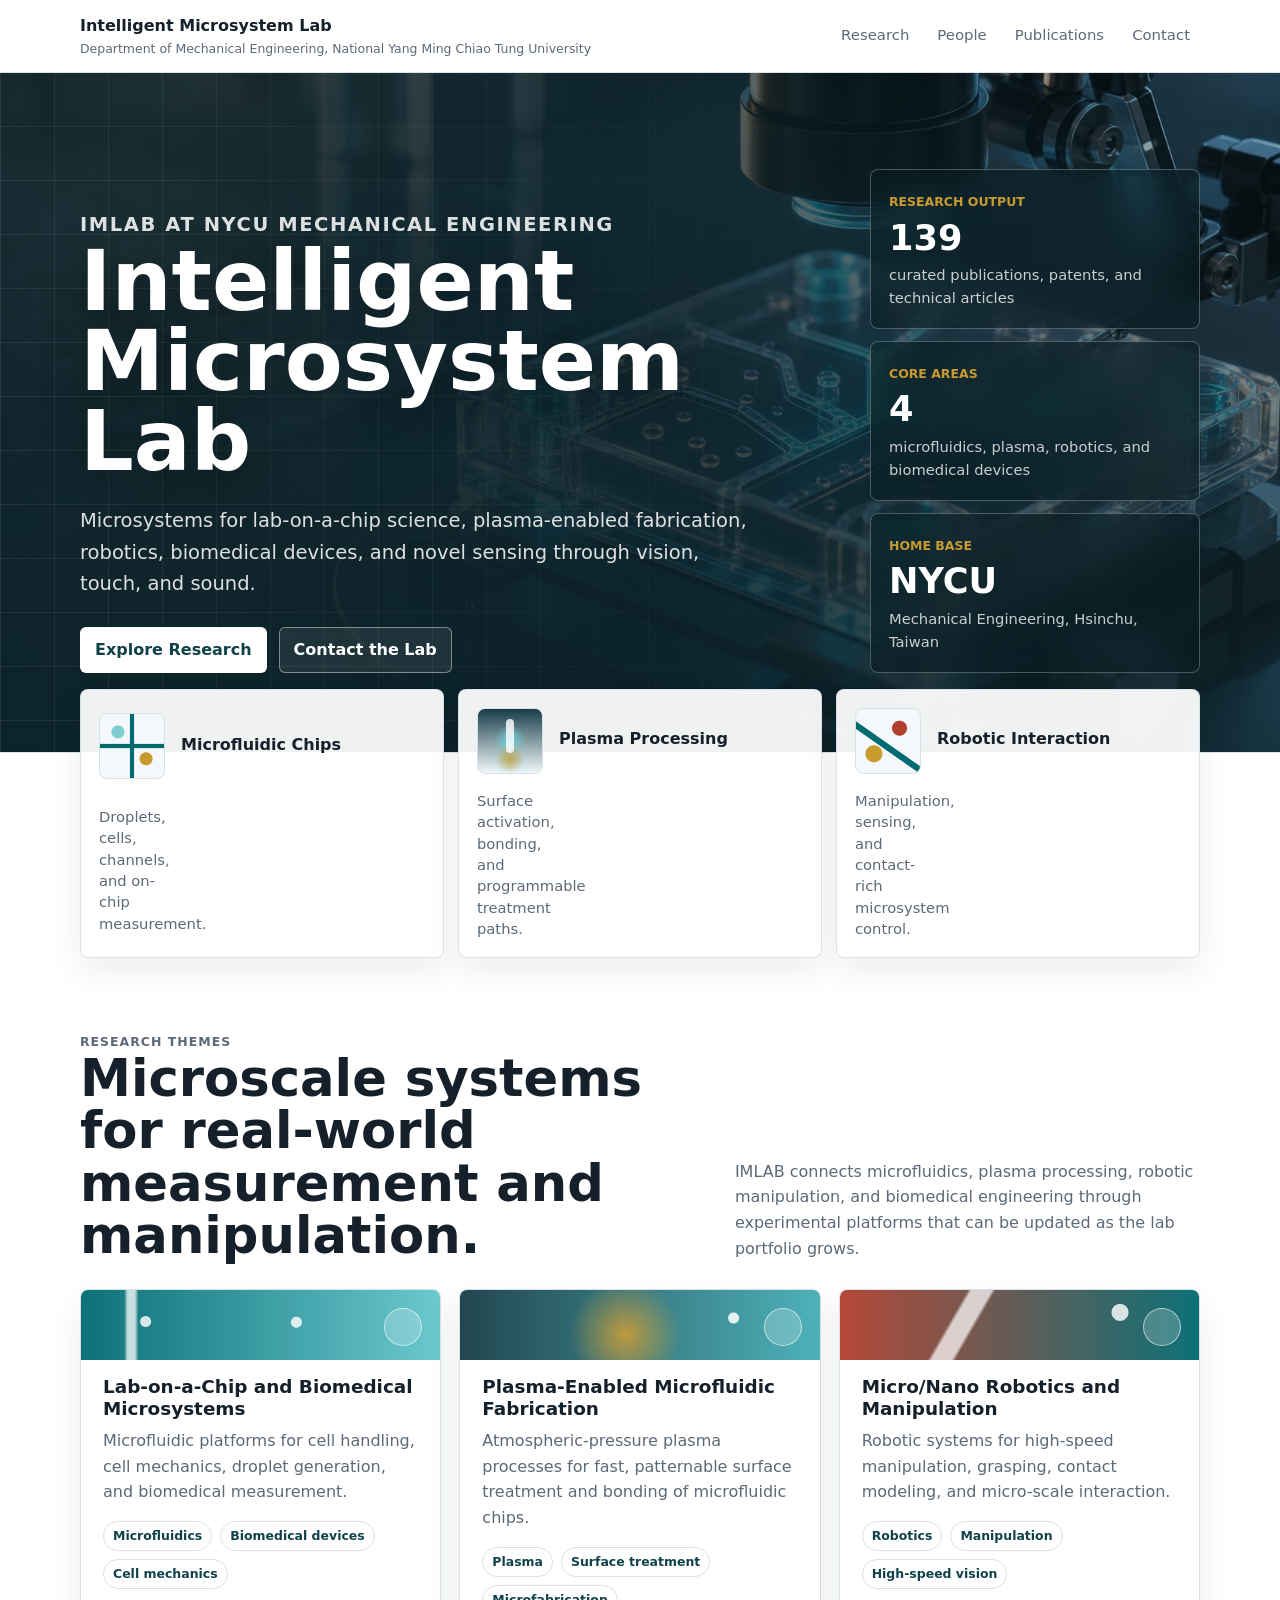
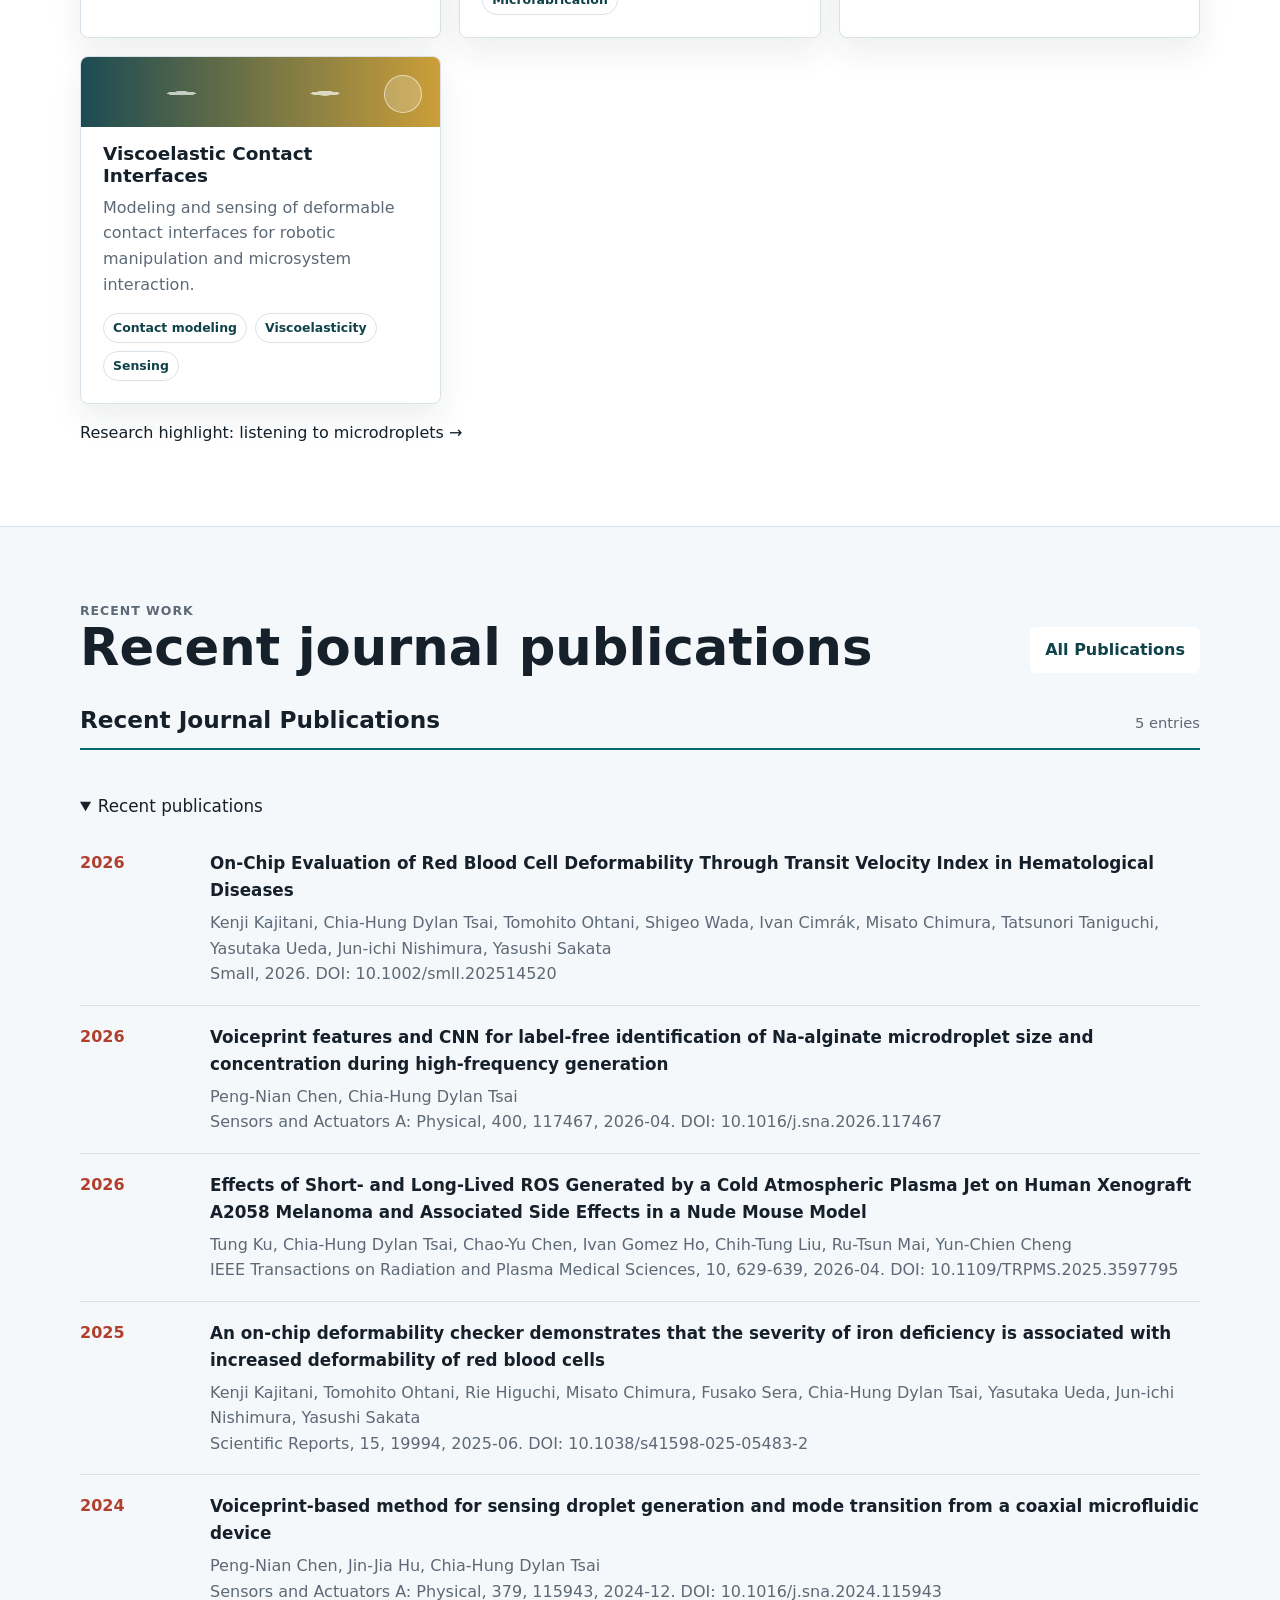
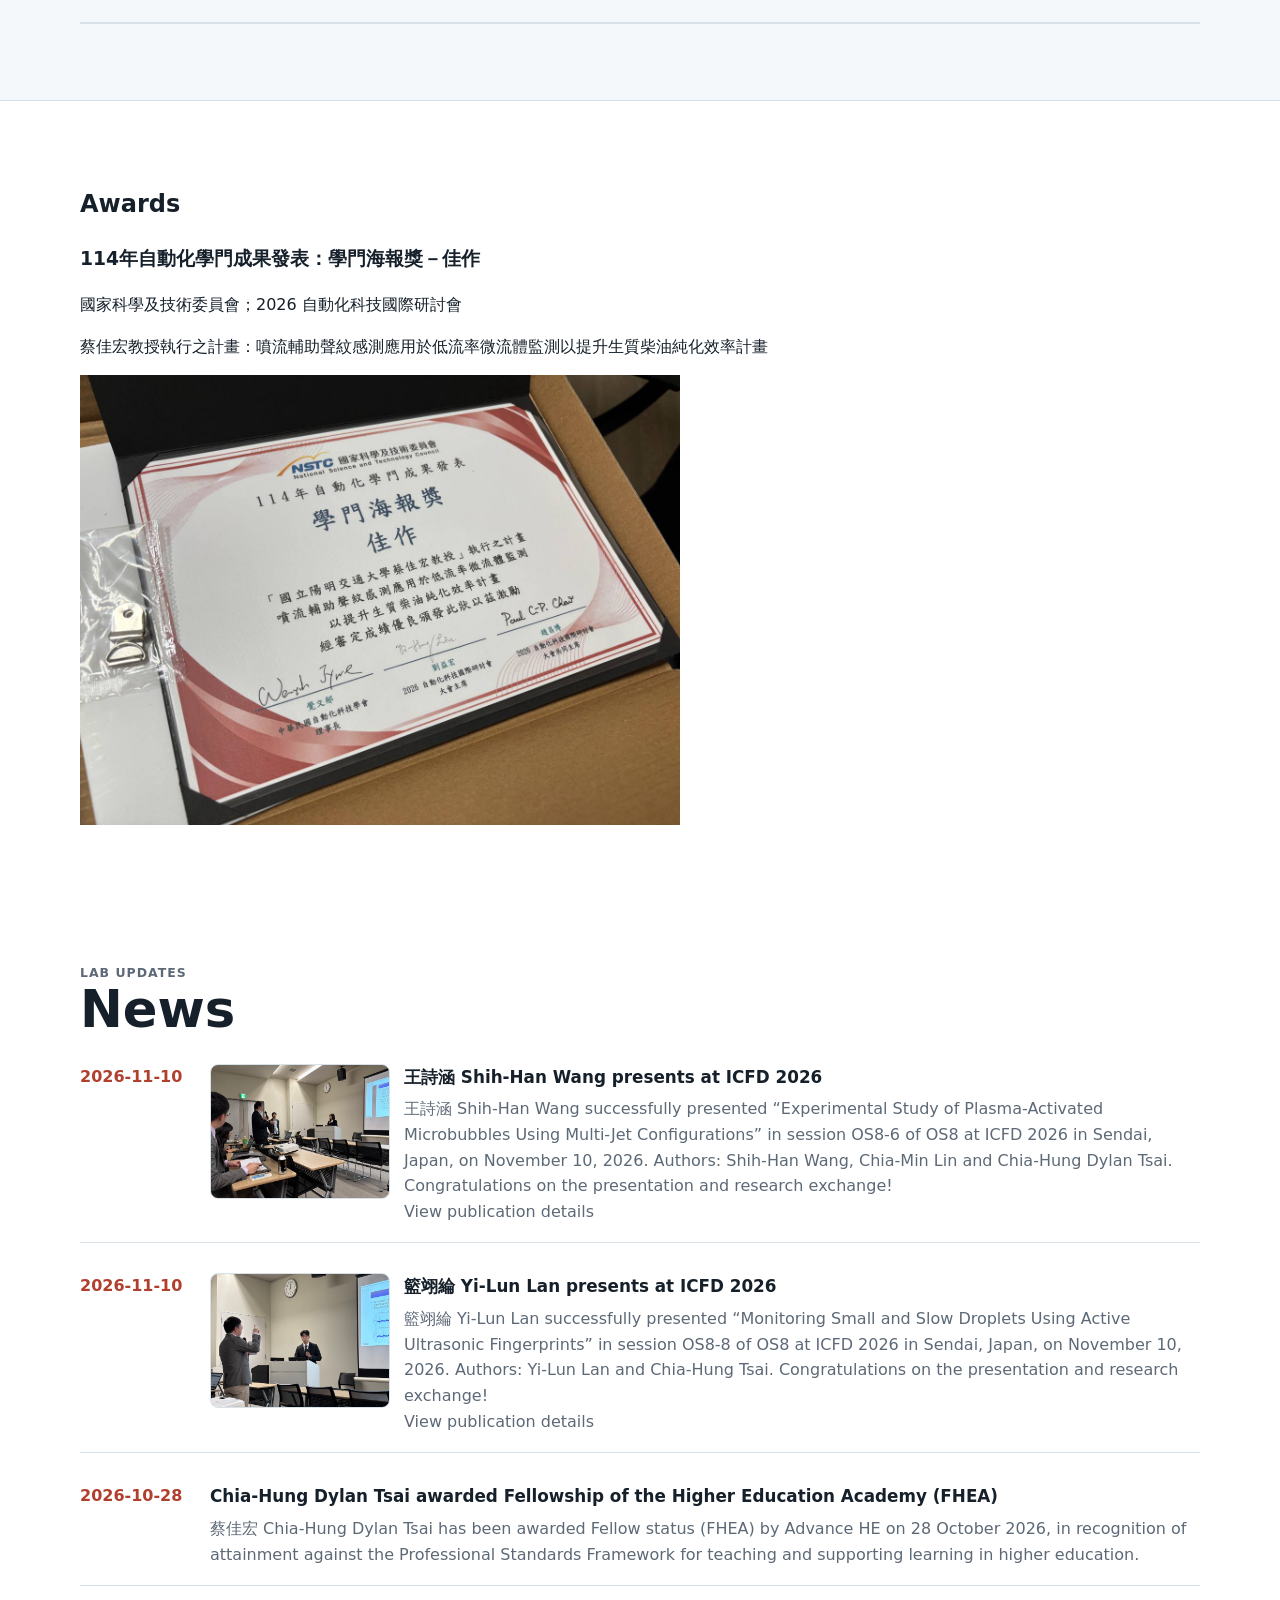
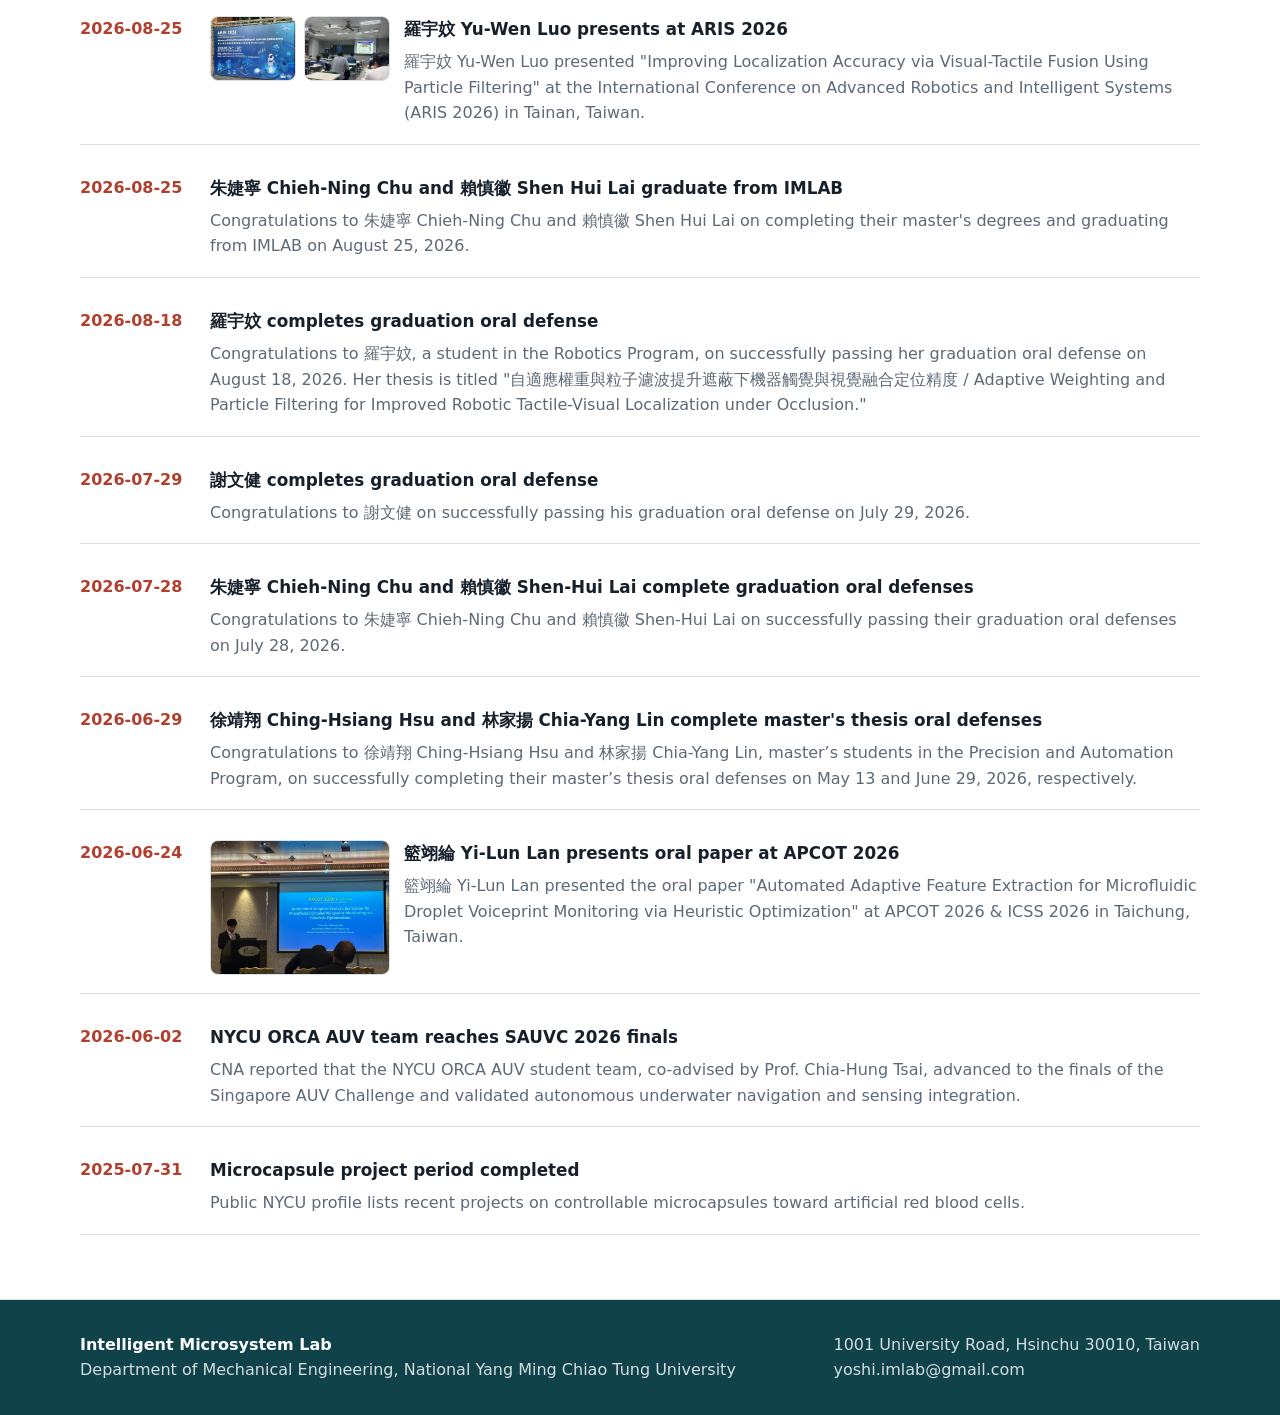
<file: index.html>
<!DOCTYPE html><html lang="en"> <head><meta charset="UTF-8"><meta name="description" content="Explore IMLAB at NYCU: microfluidics, plasma-enabled fabrication, biomedical microsystems, and sensing for robotic interaction."><link rel="canonical" href="https://imlab-nycu.github.io/"><meta property="og:type" content="website"><meta property="og:site_name" content="Intelligent Microsystem Lab"><meta property="og:title" content="Intelligent Microsystem Lab | NYCU"><meta property="og:description" content="Explore IMLAB at NYCU: microfluidics, plasma-enabled fabrication, biomedical microsystems, and sensing for robotic interaction."><meta property="og:url" content="https://imlab-nycu.github.io/"><meta property="og:image" content="https://imlab-nycu.github.io/images/imlab-share.png"><meta property="og:image:width" content="1200"><meta property="og:image:height" content="630"><meta property="og:image:alt" content="IMLAB at NYCU — Microfluidics, Plasma, Robotics"><meta name="twitter:card" content="summary_large_image"><meta name="twitter:image" content="https://imlab-nycu.github.io/images/imlab-share.png"><script type="application/ld+json">{"@context":"https://schema.org","@graph":[{"@type":"Organization","@id":"https://imlab-nycu.github.io/#lab","name":"Intelligent Microsystem Lab","alternateName":"IMLAB","url":"https://imlab-nycu.github.io/","parentOrganization":{"@type":"CollegeOrUniversity","name":"National Yang Ming Chiao Tung University","url":"https://www.nycu.edu.tw/"}},{"@type":"Person","@id":"https://dylantsai.web.nycu.edu.tw/#person","name":"Chia-Hung Dylan Tsai","alternateName":"蔡佳宏","url":"https://dylantsai.web.nycu.edu.tw/","jobTitle":"Associate Professor","affiliation":{"@type":"CollegeOrUniversity","name":"National Yang Ming Chiao Tung University"},"sameAs":["https://orcid.org/0000-0002-8840-3984","https://scholar.google.com/citations?hl=en&user=gZ44feUAAAAJ"],"memberOf":{"@id":"https://imlab-nycu.github.io/#lab"}}]}</script><meta name="viewport" content="width=device-width, initial-scale=1.0"><title>Intelligent Microsystem Lab | NYCU</title><link rel="stylesheet" href="/assets/BaseLayout.DMJ_rRu-.css"></head> <body> <div class="site-shell"> <header class="topbar"> <nav class="nav" aria-label="Main navigation"> <a class="brand" href="/"> <strong>Intelligent Microsystem Lab</strong> <span>Department of Mechanical Engineering, National Yang Ming Chiao Tung University</span> </a> <div class="nav-links"> <a href="/research/"> Research </a><a href="/people/"> People </a><a href="/publications/"> Publications </a><a href="/contact/"> Contact </a> </div> </nav> </header> <main>  <section class="hero" style="--hero-image: url('/images/microsystem-hero.webp')"> <div class="hero-inner"> <div> <p class="hero-kicker">IMLAB at NYCU Mechanical Engineering</p> <h1>Intelligent Microsystem Lab</h1> <p>Microsystems for lab-on-a-chip science, plasma-enabled fabrication, robotics, biomedical devices, and novel sensing through vision, touch, and sound.</p> <div class="hero-actions"> <a class="button primary" href="/research/">Explore Research</a> <a class="button secondary" href="/contact/">Contact the Lab</a> </div> </div> <aside class="hero-panel" aria-label="Lab snapshot"> <div> <span>Research Output</span> <strong>139</strong> <p>curated publications, patents, and technical articles</p> </div> <div> <span>Core Areas</span> <strong>4</strong> <p>microfluidics, plasma, robotics, and biomedical devices</p> </div> <div> <span>Home Base</span> <strong>NYCU</strong> <p>Mechanical Engineering, Hsinchu, Taiwan</p> </div> </aside> </div> </section> <section class="visual-strip" aria-label="Lab platform overview"> <div class="visual-strip-inner"> <article> <span class="visual-icon channels" aria-hidden="true"></span> <h2>Microfluidic Chips</h2> <p>Droplets, cells, channels, and on-chip measurement.</p> </article> <article> <span class="visual-icon plasma" aria-hidden="true"></span> <h2>Plasma Processing</h2> <p>Surface activation, bonding, and programmable treatment paths.</p> </article> <article> <span class="visual-icon robotics" aria-hidden="true"></span> <h2>Robotic Interaction</h2> <p>Manipulation, sensing, and contact-rich microsystem control.</p> </article> </div> </section> <section class="section"> <div class="section-header"> <div> <p class="section-kicker">Research Themes</p> <h2>Microscale systems for real-world measurement and manipulation.</h2> </div> <p>
IMLAB connects microfluidics, plasma processing, robotic manipulation, and
        biomedical engineering through experimental platforms that can be updated as
        the lab portfolio grows.
</p> </div> <div class="grid"> <article class="card project-card project-card-1"> <div class="project-mark" aria-hidden="true"></div> <h3>Lab-on-a-Chip and Biomedical Microsystems</h3> <p>Microfluidic platforms for cell handling, cell mechanics, droplet generation, and biomedical measurement.</p> <div class="tags"> <span class="tag">Microfluidics</span><span class="tag">Biomedical devices</span><span class="tag">Cell mechanics</span> </div> </article><article class="card project-card project-card-2"> <div class="project-mark" aria-hidden="true"></div> <h3>Plasma-Enabled Microfluidic Fabrication</h3> <p>Atmospheric-pressure plasma processes for fast, patternable surface treatment and bonding of microfluidic chips.</p> <div class="tags"> <span class="tag">Plasma</span><span class="tag">Surface treatment</span><span class="tag">Microfabrication</span> </div> </article><article class="card project-card project-card-3"> <div class="project-mark" aria-hidden="true"></div> <h3>Micro/Nano Robotics and Manipulation</h3> <p>Robotic systems for high-speed manipulation, grasping, contact modeling, and micro-scale interaction.</p> <div class="tags"> <span class="tag">Robotics</span><span class="tag">Manipulation</span><span class="tag">High-speed vision</span> </div> </article><article class="card project-card project-card-4"> <div class="project-mark" aria-hidden="true"></div> <h3>Viscoelastic Contact Interfaces</h3> <p>Modeling and sensing of deformable contact interfaces for robotic manipulation and microsystem interaction.</p> <div class="tags"> <span class="tag">Contact modeling</span><span class="tag">Viscoelasticity</span><span class="tag">Sensing</span> </div> </article> </div> <p><a href="/research/#microdroplet-acoustic-sensing">Research highlight: listening to microdroplets →</a></p> </section> <section class="band"> <div class="section"> <div class="section-header"> <div> <p class="section-kicker">Recent Work</p> <h2>Recent journal publications</h2> </div> <a class="button primary" href="/publications/">All Publications</a> </div> <div class="publication-groups">  <section class="publication-section active" id="panel-recent-journal-publications"> <div class="publication-section-header"> <h2>Recent Journal Publications</h2> <span>5 entries</span> </div> <div class="pub-list"> <details open> <summary>Recent publications</summary> <article class="pub-item"> <div class="year">2026</div> <div> <h3> <a href="https://doi.org/10.1002/smll.202514520">On-Chip Evaluation of Red Blood Cell Deformability Through Transit Velocity Index in Hematological Diseases</a> </h3> <p>Kenji Kajitani, Chia-Hung Dylan Tsai, Tomohito Ohtani, Shigeo Wada, Ivan Cimrák, Misato Chimura, Tatsunori Taniguchi, Yasutaka Ueda, Jun-ichi Nishimura, Yasushi Sakata</p> <p>Small, 2026. DOI: 10.1002/smll.202514520</p>  </div> </article><article class="pub-item"> <div class="year">2026</div> <div> <h3> <a href="https://doi.org/10.1016/j.sna.2026.117467">Voiceprint features and CNN for label-free identification of Na-alginate microdroplet size and concentration during high-frequency generation</a> </h3> <p>Peng-Nian Chen, Chia-Hung Dylan Tsai</p> <p>Sensors and Actuators A: Physical, 400, 117467, 2026-04. DOI: 10.1016/j.sna.2026.117467</p>  </div> </article><article class="pub-item"> <div class="year">2026</div> <div> <h3> <a href="https://doi.org/10.1109/TRPMS.2025.3597795">Effects of Short- and Long-Lived ROS Generated by a Cold Atmospheric Plasma Jet on Human Xenograft A2058 Melanoma and Associated Side Effects in a Nude Mouse Model</a> </h3> <p>Tung Ku, Chia-Hung Dylan Tsai, Chao-Yu Chen, Ivan Gomez Ho, Chih-Tung Liu, Ru-Tsun Mai, Yun-Chien Cheng</p> <p>IEEE Transactions on Radiation and Plasma Medical Sciences, 10, 629-639, 2026-04. DOI: 10.1109/TRPMS.2025.3597795</p>  </div> </article><article class="pub-item"> <div class="year">2025</div> <div> <h3> <a href="https://doi.org/10.1038/s41598-025-05483-2">An on-chip deformability checker demonstrates that the severity of iron deficiency is associated with increased deformability of red blood cells</a> </h3> <p>Kenji Kajitani, Tomohito Ohtani, Rie Higuchi, Misato Chimura, Fusako Sera, Chia-Hung Dylan Tsai, Yasutaka Ueda, Jun-ichi Nishimura, Yasushi Sakata</p> <p>Scientific Reports, 15, 19994, 2025-06. DOI: 10.1038/s41598-025-05483-2</p>  </div> </article><article class="pub-item"> <div class="year">2024</div> <div> <h3> <a href="https://doi.org/10.1016/j.sna.2024.115943">Voiceprint-based method for sensing droplet generation and mode transition from a coaxial microfluidic device</a> </h3> <p>Peng-Nian Chen, Jin-Jia Hu, Chia-Hung Dylan Tsai</p> <p>Sensors and Actuators A: Physical, 379, 115943, 2024-12. DOI: 10.1016/j.sna.2024.115943</p>  </div> </article> </details> </div> </section> </div>  </div> </section> <section class="section" id="awards" aria-labelledby="awards-heading"> <h2 id="awards-heading">Awards</h2> <article> <h3>114年自動化學門成果發表：學門海報獎－佳作</h3> <p>國家科學及技術委員會；2026 自動化科技國際研討會</p> <p>蔡佳宏教授執行之計畫：噴流輔助聲紋感測應用於低流率微流體監測以提升生質柴油純化效率計畫</p> <a href="/images/awards/nstc-automation-poster-2026.jpg"><img src="/images/awards/nstc-automation-poster-2026.jpg" alt="114年自動化學門成果發表：學門海報獎－佳作獎狀" width="600" height="450" loading="lazy" style="max-width:100%;height:auto"></a> </article> </section> <section class="section"> <div class="section-header"> <div> <p class="section-kicker">Lab Updates</p> <h2>News</h2> </div> </div> <div class="news-list"> <article class="news-item"> <div class="date">2026-11-10</div> <div class="news-content has-image"> <div class="news-gallery "> <img class="news-image" src="/images/news/icfd-2026-shih-han-wang.jpg" alt="王詩涵 Shih-Han Wang during the presentation discussion at ICFD 2026"> </div> <div> <h3> <a href="https://www.ifs.tohoku.ac.jp/icfd/2026/" target="_blank" rel="noreferrer">王詩涵 Shih-Han Wang presents at ICFD 2026</a> </h3> <p>王詩涵 Shih-Han Wang successfully presented “Experimental Study of Plasma-Activated Microbubbles Using Multi-Jet Configurations” in session OS8-6 of OS8 at ICFD 2026 in Sendai, Japan, on November 10, 2026. Authors: Shih-Han Wang, Chia-Min Lin and Chia-Hung Dylan Tsai. Congratulations on the presentation and research exchange!</p> <p><a href="/publications/">View publication details</a></p> </div> </div> </article><article class="news-item"> <div class="date">2026-11-10</div> <div class="news-content has-image"> <div class="news-gallery "> <img class="news-image" src="/images/news/icfd-2026-yi-lun-lan.jpg" alt="籃翊綸 Yi-Lun Lan during the presentation discussion at ICFD 2026"> </div> <div> <h3> <a href="https://www.ifs.tohoku.ac.jp/icfd/2026/" target="_blank" rel="noreferrer">籃翊綸 Yi-Lun Lan presents at ICFD 2026</a> </h3> <p>籃翊綸 Yi-Lun Lan successfully presented “Monitoring Small and Slow Droplets Using Active Ultrasonic Fingerprints” in session OS8-8 of OS8 at ICFD 2026 in Sendai, Japan, on November 10, 2026. Authors: Yi-Lun Lan and Chia-Hung Tsai. Congratulations on the presentation and research exchange!</p> <p><a href="/publications/">View publication details</a></p> </div> </div> </article><article class="news-item"> <div class="date">2026-10-28</div> <div class="news-content ">  <div> <h3> Chia-Hung Dylan Tsai awarded Fellowship of the Higher Education Academy (FHEA) </h3> <p>蔡佳宏 Chia-Hung Dylan Tsai has been awarded Fellow status (FHEA) by Advance HE on 28 October 2026, in recognition of attainment against the Professional Standards Framework for teaching and supporting learning in higher education.</p>  </div> </div> </article><article class="news-item"> <div class="date">2026-08-25</div> <div class="news-content has-image"> <div class="news-gallery multiple"> <img class="news-image" src="/images/news/aris-2026-yu-wen-luo-conference-sign.jpg" alt="ARIS 2026 conference sign at National Cheng Kung University"><img class="news-image" src="/images/news/aris-2026-yu-wen-luo-presentation.jpg" alt="羅宇妏 Yu-Wen Luo presenting at ARIS 2026"> </div> <div> <h3> <a href="https://aris2026.ncku.edu.tw/" target="_blank" rel="noreferrer">羅宇妏 Yu-Wen Luo presents at ARIS 2026</a> </h3> <p>羅宇妏 Yu-Wen Luo presented &quot;Improving Localization Accuracy via Visual-Tactile Fusion Using Particle Filtering&quot; at the International Conference on Advanced Robotics and Intelligent Systems (ARIS 2026) in Tainan, Taiwan.</p>  </div> </div> </article><article class="news-item"> <div class="date">2026-08-25</div> <div class="news-content ">  <div> <h3> 朱婕寧 Chieh-Ning Chu and 賴慎徽 Shen Hui Lai graduate from IMLAB </h3> <p>Congratulations to 朱婕寧 Chieh-Ning Chu and 賴慎徽 Shen Hui Lai on completing their master&#39;s degrees and graduating from IMLAB on August 25, 2026.</p>  </div> </div> </article><article class="news-item"> <div class="date">2026-08-18</div> <div class="news-content ">  <div> <h3> 羅宇妏 completes graduation oral defense </h3> <p>Congratulations to 羅宇妏, a student in the Robotics Program, on successfully passing her graduation oral defense on August 18, 2026. Her thesis is titled &quot;自適應權重與粒子濾波提升遮蔽下機器觸覺與視覺融合定位精度 / Adaptive Weighting and Particle Filtering for Improved Robotic Tactile-Visual Localization under Occlusion.&quot;</p>  </div> </div> </article><article class="news-item"> <div class="date">2026-07-29</div> <div class="news-content ">  <div> <h3> 謝文健 completes graduation oral defense </h3> <p>Congratulations to 謝文健 on successfully passing his graduation oral defense on July 29, 2026.</p>  </div> </div> </article><article class="news-item"> <div class="date">2026-07-28</div> <div class="news-content ">  <div> <h3> 朱婕寧 Chieh-Ning Chu and 賴慎徽 Shen-Hui Lai complete graduation oral defenses </h3> <p>Congratulations to 朱婕寧 Chieh-Ning Chu and 賴慎徽 Shen-Hui Lai on successfully passing their graduation oral defenses on July 28, 2026.</p>  </div> </div> </article><article class="news-item"> <div class="date">2026-06-29</div> <div class="news-content ">  <div> <h3> 徐靖翔 Ching-Hsiang Hsu and 林家揚 Chia-Yang Lin complete master&#39;s thesis oral defenses </h3> <p>Congratulations to 徐靖翔 Ching-Hsiang Hsu and 林家揚 Chia-Yang Lin, master’s students in the Precision and Automation Program, on successfully completing their master’s thesis oral defenses on May 13 and June 29, 2026, respectively.</p>  </div> </div> </article><article class="news-item"> <div class="date">2026-06-24</div> <div class="news-content has-image"> <div class="news-gallery "> <img class="news-image" src="/images/news/apcot-2026-yi-lun-lan-oral-presentation.jpg" alt="籃翊綸 Yi-Lun Lan presenting an oral paper at APCOT 2026 &amp; ICSS 2026"> </div> <div> <h3> 籃翊綸 Yi-Lun Lan presents oral paper at APCOT 2026 </h3> <p>籃翊綸 Yi-Lun Lan presented the oral paper &quot;Automated Adaptive Feature Extraction for Microfluidic Droplet Voiceprint Monitoring via Heuristic Optimization&quot; at APCOT 2026 &amp; ICSS 2026 in Taichung, Taiwan.</p>  </div> </div> </article><article class="news-item"> <div class="date">2026-06-02</div> <div class="news-content ">  <div> <h3> <a href="https://www.cna.com.tw/news/ahel/202606020072.aspx" target="_blank" rel="noreferrer">NYCU ORCA AUV team reaches SAUVC 2026 finals</a> </h3> <p>CNA reported that the NYCU ORCA AUV student team, co-advised by Prof. Chia-Hung Tsai, advanced to the finals of the Singapore AUV Challenge and validated autonomous underwater navigation and sensing integration.</p>  </div> </div> </article><article class="news-item"> <div class="date">2025-07-31</div> <div class="news-content ">  <div> <h3> Microcapsule project period completed </h3> <p>Public NYCU profile lists recent projects on controllable microcapsules toward artificial red blood cells.</p>  </div> </div> </article> </div> </section>  </main> <footer class="footer"> <div class="footer-inner"> <div> <strong>Intelligent Microsystem Lab</strong> <div>Department of Mechanical Engineering, National Yang Ming Chiao Tung University</div> </div> <div> 1001 University Road, Hsinchu 30010, Taiwan<br> <a href="mailto:yoshi.imlab@gmail.com">yoshi.imlab@gmail.com</a> </div> </div> </footer> </div> <script data-goatcounter="https://imlab-nycu.goatcounter.com/count" async src="https://gc.zgo.at/count.js"></script> </body> </html>
</file>
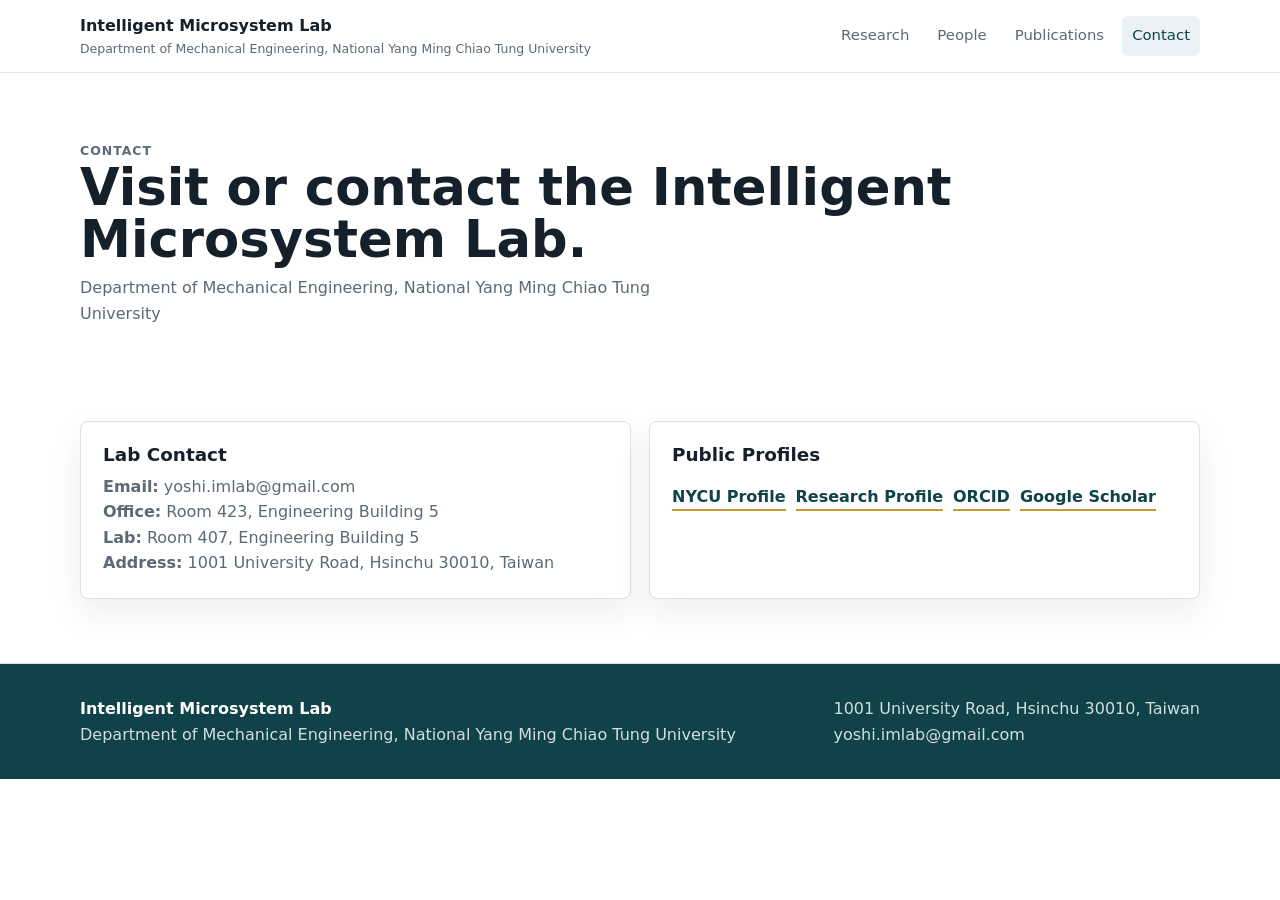
<file: contact/index.html>
<!DOCTYPE html><html lang="en"> <head><meta charset="UTF-8"><meta name="description" content="Contact the Intelligent Microsystem Lab in NYCU Mechanical Engineering for research inquiries and collaboration."><link rel="canonical" href="https://imlab-nycu.github.io/contact/"><meta property="og:type" content="website"><meta property="og:site_name" content="Intelligent Microsystem Lab"><meta property="og:title" content="Contact | IMLAB at NYCU"><meta property="og:description" content="Contact the Intelligent Microsystem Lab in NYCU Mechanical Engineering for research inquiries and collaboration."><meta property="og:url" content="https://imlab-nycu.github.io/contact/"><meta property="og:image" content="https://imlab-nycu.github.io/images/imlab-share.png"><meta property="og:image:width" content="1200"><meta property="og:image:height" content="630"><meta property="og:image:alt" content="IMLAB at NYCU — Microfluidics, Plasma, Robotics"><meta name="twitter:card" content="summary_large_image"><meta name="twitter:image" content="https://imlab-nycu.github.io/images/imlab-share.png"><script type="application/ld+json">{"@context":"https://schema.org","@graph":[{"@type":"Organization","@id":"https://imlab-nycu.github.io/#lab","name":"Intelligent Microsystem Lab","alternateName":"IMLAB","url":"https://imlab-nycu.github.io/","parentOrganization":{"@type":"CollegeOrUniversity","name":"National Yang Ming Chiao Tung University","url":"https://www.nycu.edu.tw/"}},{"@type":"Person","@id":"https://dylantsai.web.nycu.edu.tw/#person","name":"Chia-Hung Dylan Tsai","alternateName":"蔡佳宏","url":"https://dylantsai.web.nycu.edu.tw/","jobTitle":"Associate Professor","affiliation":{"@type":"CollegeOrUniversity","name":"National Yang Ming Chiao Tung University"},"sameAs":["https://orcid.org/0000-0002-8840-3984","https://scholar.google.com/citations?hl=en&user=gZ44feUAAAAJ"],"memberOf":{"@id":"https://imlab-nycu.github.io/#lab"}}]}</script><meta name="viewport" content="width=device-width, initial-scale=1.0"><title>Contact | IMLAB at NYCU</title><link rel="stylesheet" href="/assets/BaseLayout.DMJ_rRu-.css"></head> <body> <div class="site-shell"> <header class="topbar"> <nav class="nav" aria-label="Main navigation"> <a class="brand" href="/"> <strong>Intelligent Microsystem Lab</strong> <span>Department of Mechanical Engineering, National Yang Ming Chiao Tung University</span> </a> <div class="nav-links"> <a href="/research/"> Research </a><a href="/people/"> People </a><a href="/publications/"> Publications </a><a href="/contact/" aria-current="page"> Contact </a> </div> </nav> </header> <main>  <header class="page-title"> <p class="section-kicker">Contact</p> <h1>Visit or contact the Intelligent Microsystem Lab.</h1> <p>Department of Mechanical Engineering, National Yang Ming Chiao Tung University</p> </header> <section class="section"> <div class="grid two"> <article class="card"> <h3>Lab Contact</h3> <p><strong>Email:</strong> <a href="mailto:yoshi.imlab@gmail.com">yoshi.imlab@gmail.com</a></p> <p><strong>Office:</strong> Room 423, Engineering Building 5</p> <p><strong>Lab:</strong> Room 407, Engineering Building 5</p> <p><strong>Address:</strong> 1001 University Road, Hsinchu 30010, Taiwan</p> </article> <article class="card"> <h3>Public Profiles</h3> <div class="link-list"> <a href="https://me.nycu.edu.tw/en/people/teacher/Chia-Hung-Dylan-Tsai-41695593">NYCU Profile</a><a href="https://dylantsai.web.nycu.edu.tw/">Research Profile</a><a href="https://orcid.org/0000-0002-8840-3984">ORCID</a><a href="https://scholar.google.com/citations?hl=en&amp;user=gZ44feUAAAAJ">Google Scholar</a> </div> </article> </div> </section>  </main> <footer class="footer"> <div class="footer-inner"> <div> <strong>Intelligent Microsystem Lab</strong> <div>Department of Mechanical Engineering, National Yang Ming Chiao Tung University</div> </div> <div> 1001 University Road, Hsinchu 30010, Taiwan<br> <a href="mailto:yoshi.imlab@gmail.com">yoshi.imlab@gmail.com</a> </div> </div> </footer> </div> <script data-goatcounter="https://imlab-nycu.goatcounter.com/count" async src="https://gc.zgo.at/count.js"></script> </body> </html>
</file>
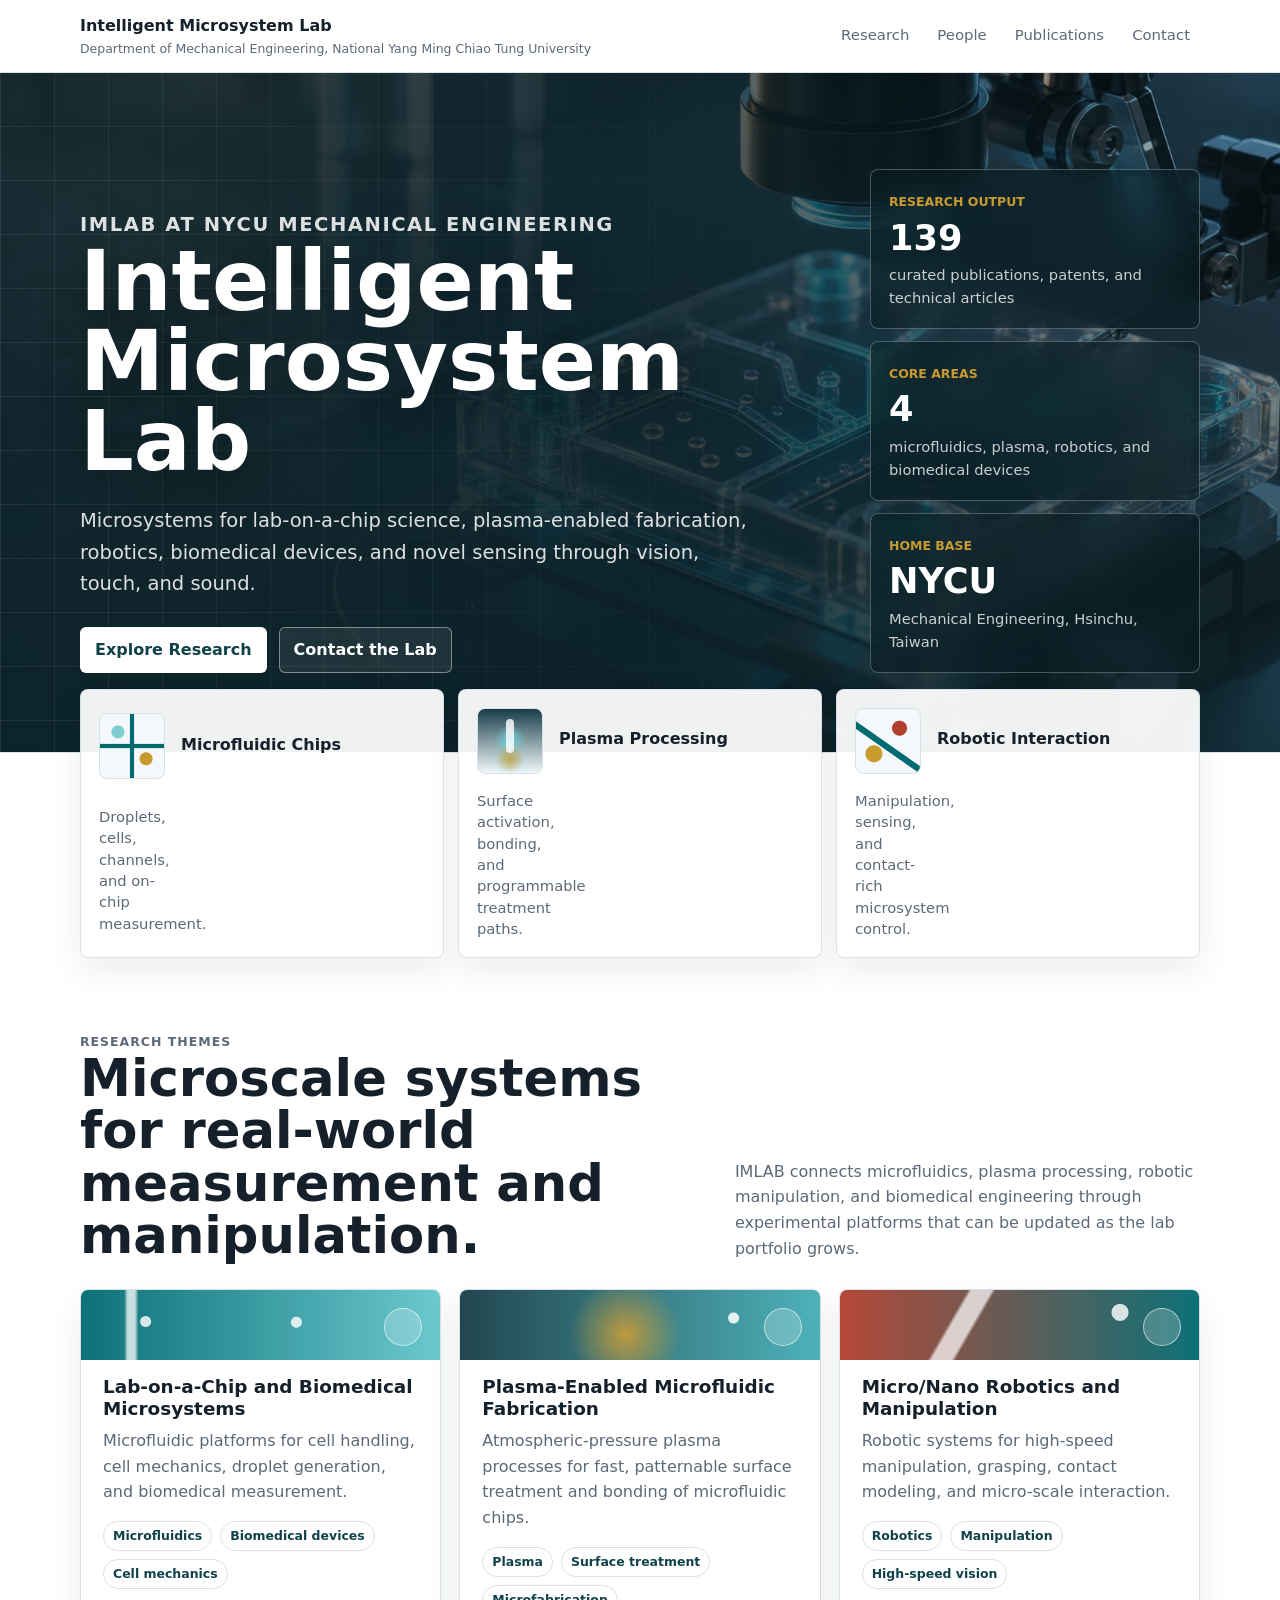
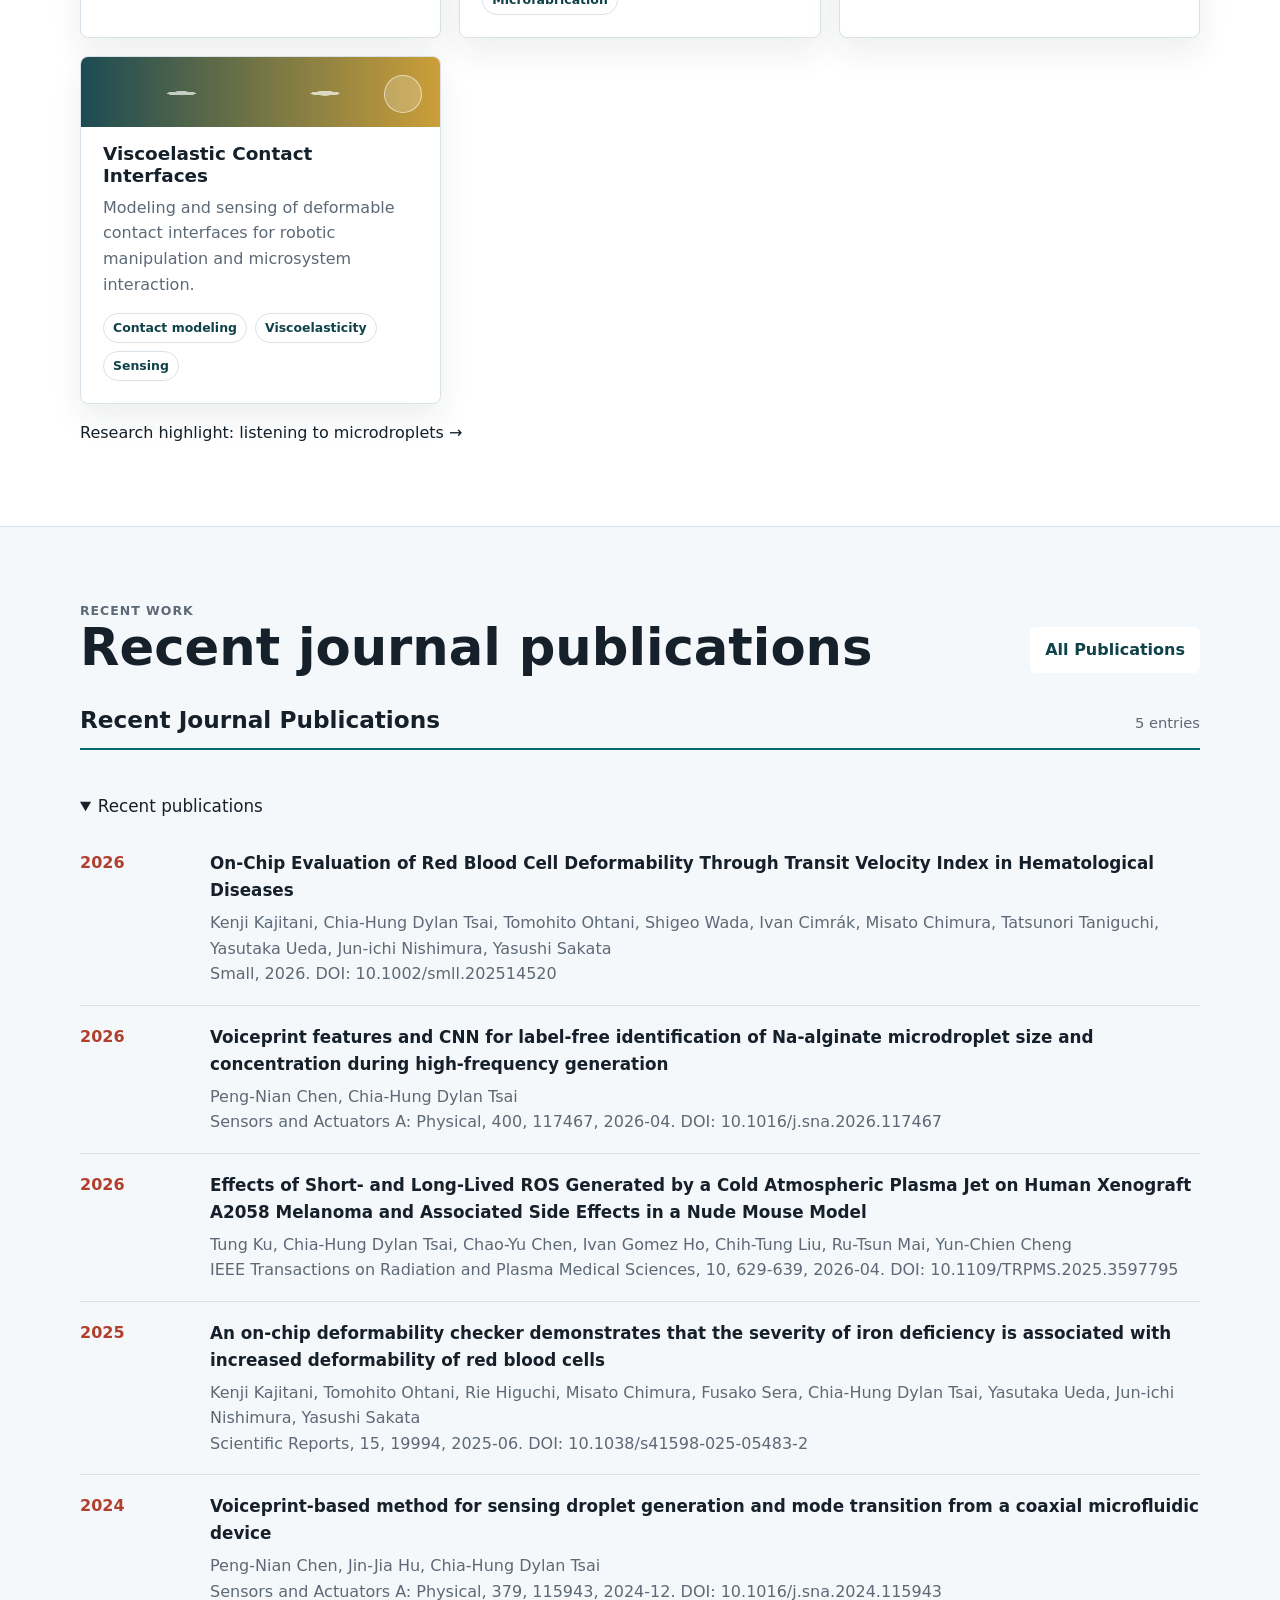
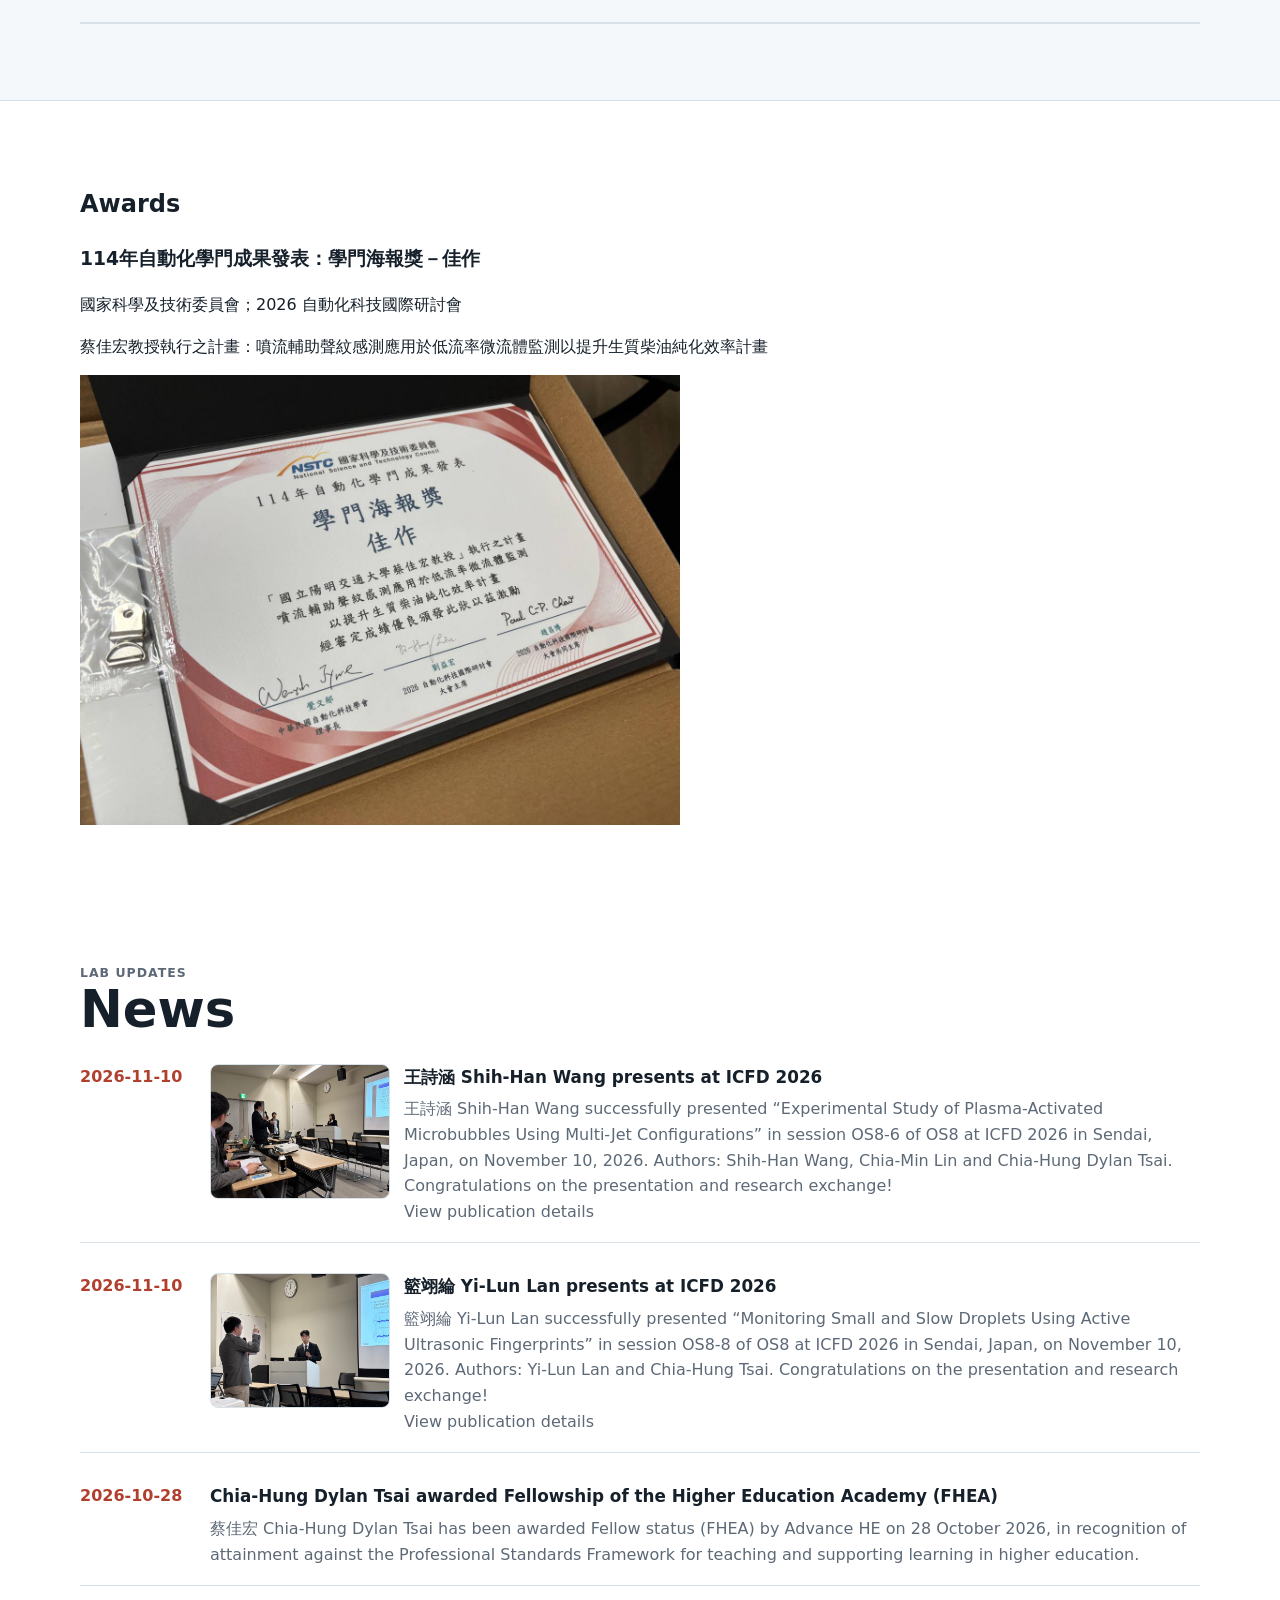
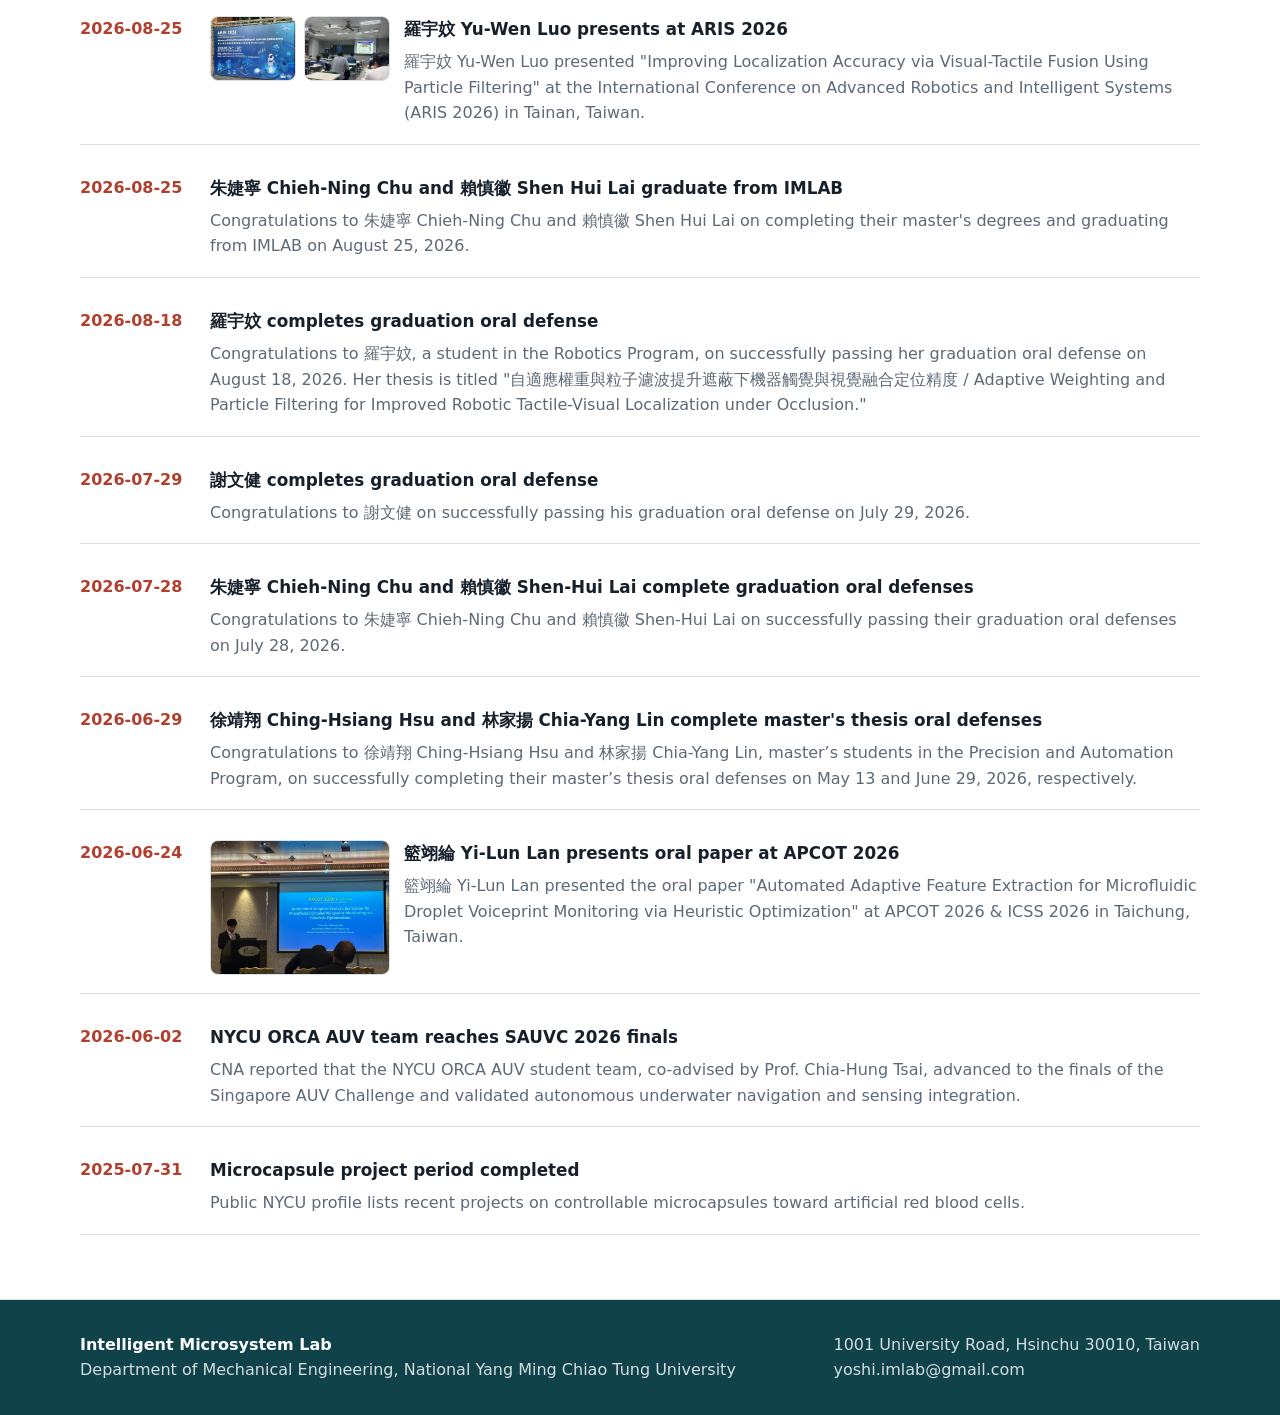
<file: imlab-website/index.html>
<!doctype html><html lang="en"><head><meta charset="utf-8"><title>IMLAB — page moved</title><meta name="robots" content="noindex"><link rel="canonical" href="https://imlab-nycu.github.io/"><noscript><meta http-equiv="refresh" content="0;url=https://imlab-nycu.github.io/"></noscript><script>location.replace("https://imlab-nycu.github.io/" + location.search + location.hash);</script></head><body><p>This page has moved. <a href="https://imlab-nycu.github.io/">Continue to IMLAB</a>.</p></body></html>
</file>
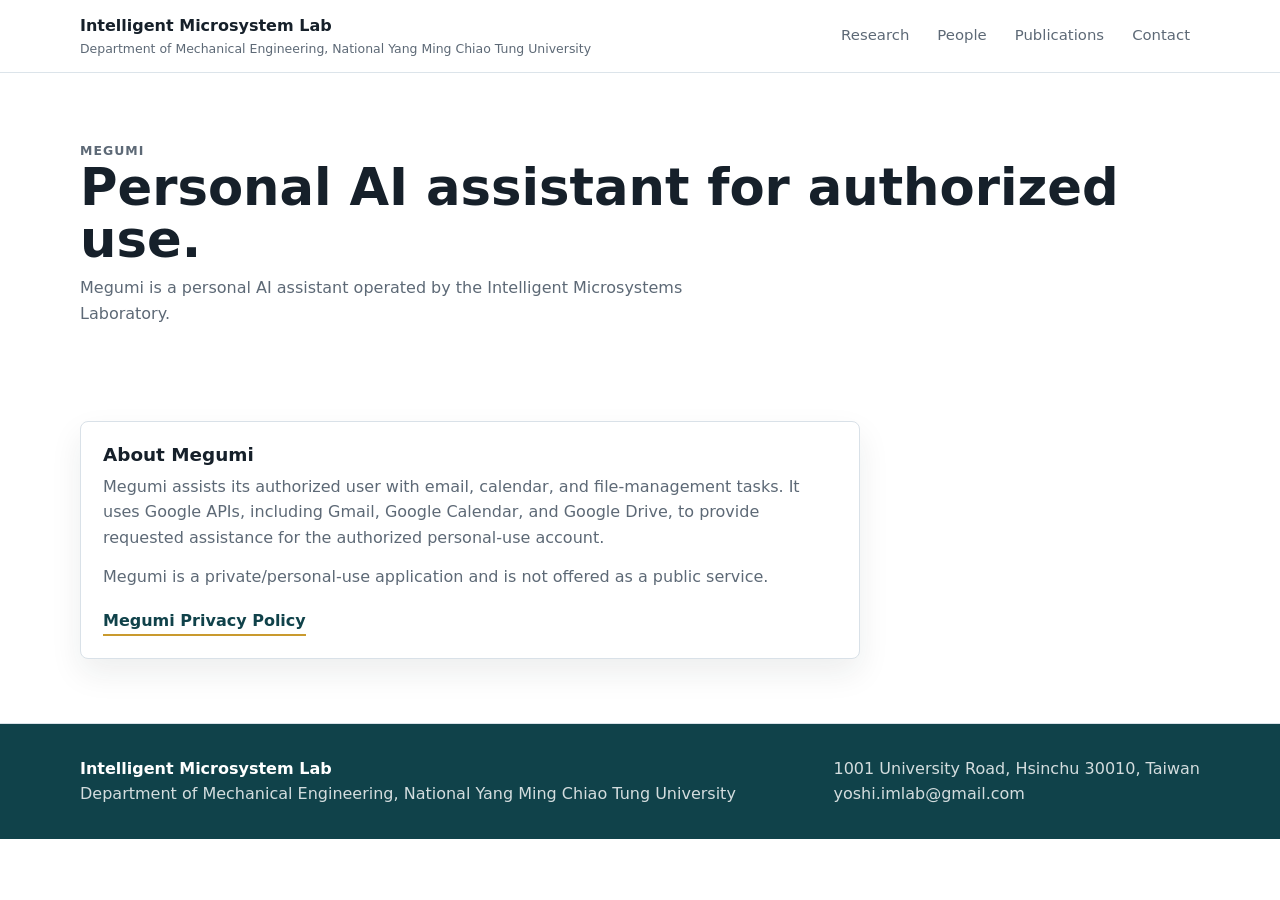
<file: megumi/index.html>
<!DOCTYPE html><html lang="en"> <head><meta charset="UTF-8"><meta name="description" content="Megumi is a private personal AI assistant operated by the Intelligent Microsystems Laboratory."><link rel="canonical" href="https://imlab-nycu.github.io/megumi/"><meta property="og:type" content="website"><meta property="og:site_name" content="Intelligent Microsystem Lab"><meta property="og:title" content="Megumi | IMLAB at NYCU"><meta property="og:description" content="Megumi is a private personal AI assistant operated by the Intelligent Microsystems Laboratory."><meta property="og:url" content="https://imlab-nycu.github.io/megumi/"><meta property="og:image" content="https://imlab-nycu.github.io/images/imlab-share.png"><meta property="og:image:width" content="1200"><meta property="og:image:height" content="630"><meta property="og:image:alt" content="IMLAB at NYCU — Microfluidics, Plasma, Robotics"><meta name="twitter:card" content="summary_large_image"><meta name="twitter:image" content="https://imlab-nycu.github.io/images/imlab-share.png"><script type="application/ld+json">{"@context":"https://schema.org","@graph":[{"@type":"Organization","@id":"https://imlab-nycu.github.io/#lab","name":"Intelligent Microsystem Lab","alternateName":"IMLAB","url":"https://imlab-nycu.github.io/","parentOrganization":{"@type":"CollegeOrUniversity","name":"National Yang Ming Chiao Tung University","url":"https://www.nycu.edu.tw/"}},{"@type":"Person","@id":"https://dylantsai.web.nycu.edu.tw/#person","name":"Chia-Hung Dylan Tsai","alternateName":"蔡佳宏","url":"https://dylantsai.web.nycu.edu.tw/","jobTitle":"Associate Professor","affiliation":{"@type":"CollegeOrUniversity","name":"National Yang Ming Chiao Tung University"},"sameAs":["https://orcid.org/0000-0002-8840-3984","https://scholar.google.com/citations?hl=en&user=gZ44feUAAAAJ"],"memberOf":{"@id":"https://imlab-nycu.github.io/#lab"}}]}</script><meta name="viewport" content="width=device-width, initial-scale=1.0"><title>Megumi | IMLAB at NYCU</title><link rel="stylesheet" href="/assets/BaseLayout.DMJ_rRu-.css"></head> <body> <div class="site-shell"> <header class="topbar"> <nav class="nav" aria-label="Main navigation"> <a class="brand" href="/"> <strong>Intelligent Microsystem Lab</strong> <span>Department of Mechanical Engineering, National Yang Ming Chiao Tung University</span> </a> <div class="nav-links"> <a href="/research/"> Research </a><a href="/people/"> People </a><a href="/publications/"> Publications </a><a href="/contact/"> Contact </a> </div> </nav> </header> <main>  <header class="page-title"> <p class="section-kicker">Megumi</p> <h1>Personal AI assistant for authorized use.</h1> <p>
Megumi is a personal AI assistant operated by the Intelligent Microsystems
      Laboratory.
</p> </header> <section class="section"> <article class="card megumi-card"> <h3>About Megumi</h3> <p>
Megumi assists its authorized user with email, calendar, and
        file-management tasks. It uses Google APIs, including Gmail, Google
        Calendar, and Google Drive, to provide requested assistance for the
        authorized personal-use account.
</p> <p>
Megumi is a private/personal-use application and is not offered as a
        public service.
</p> <div class="link-list"> <a href="/megumi/privacy/">Megumi Privacy Policy</a> </div> </article> </section>  </main> <footer class="footer"> <div class="footer-inner"> <div> <strong>Intelligent Microsystem Lab</strong> <div>Department of Mechanical Engineering, National Yang Ming Chiao Tung University</div> </div> <div> 1001 University Road, Hsinchu 30010, Taiwan<br> <a href="mailto:yoshi.imlab@gmail.com">yoshi.imlab@gmail.com</a> </div> </div> </footer> </div> <script data-goatcounter="https://imlab-nycu.goatcounter.com/count" async src="https://gc.zgo.at/count.js"></script> </body> </html>
</file>
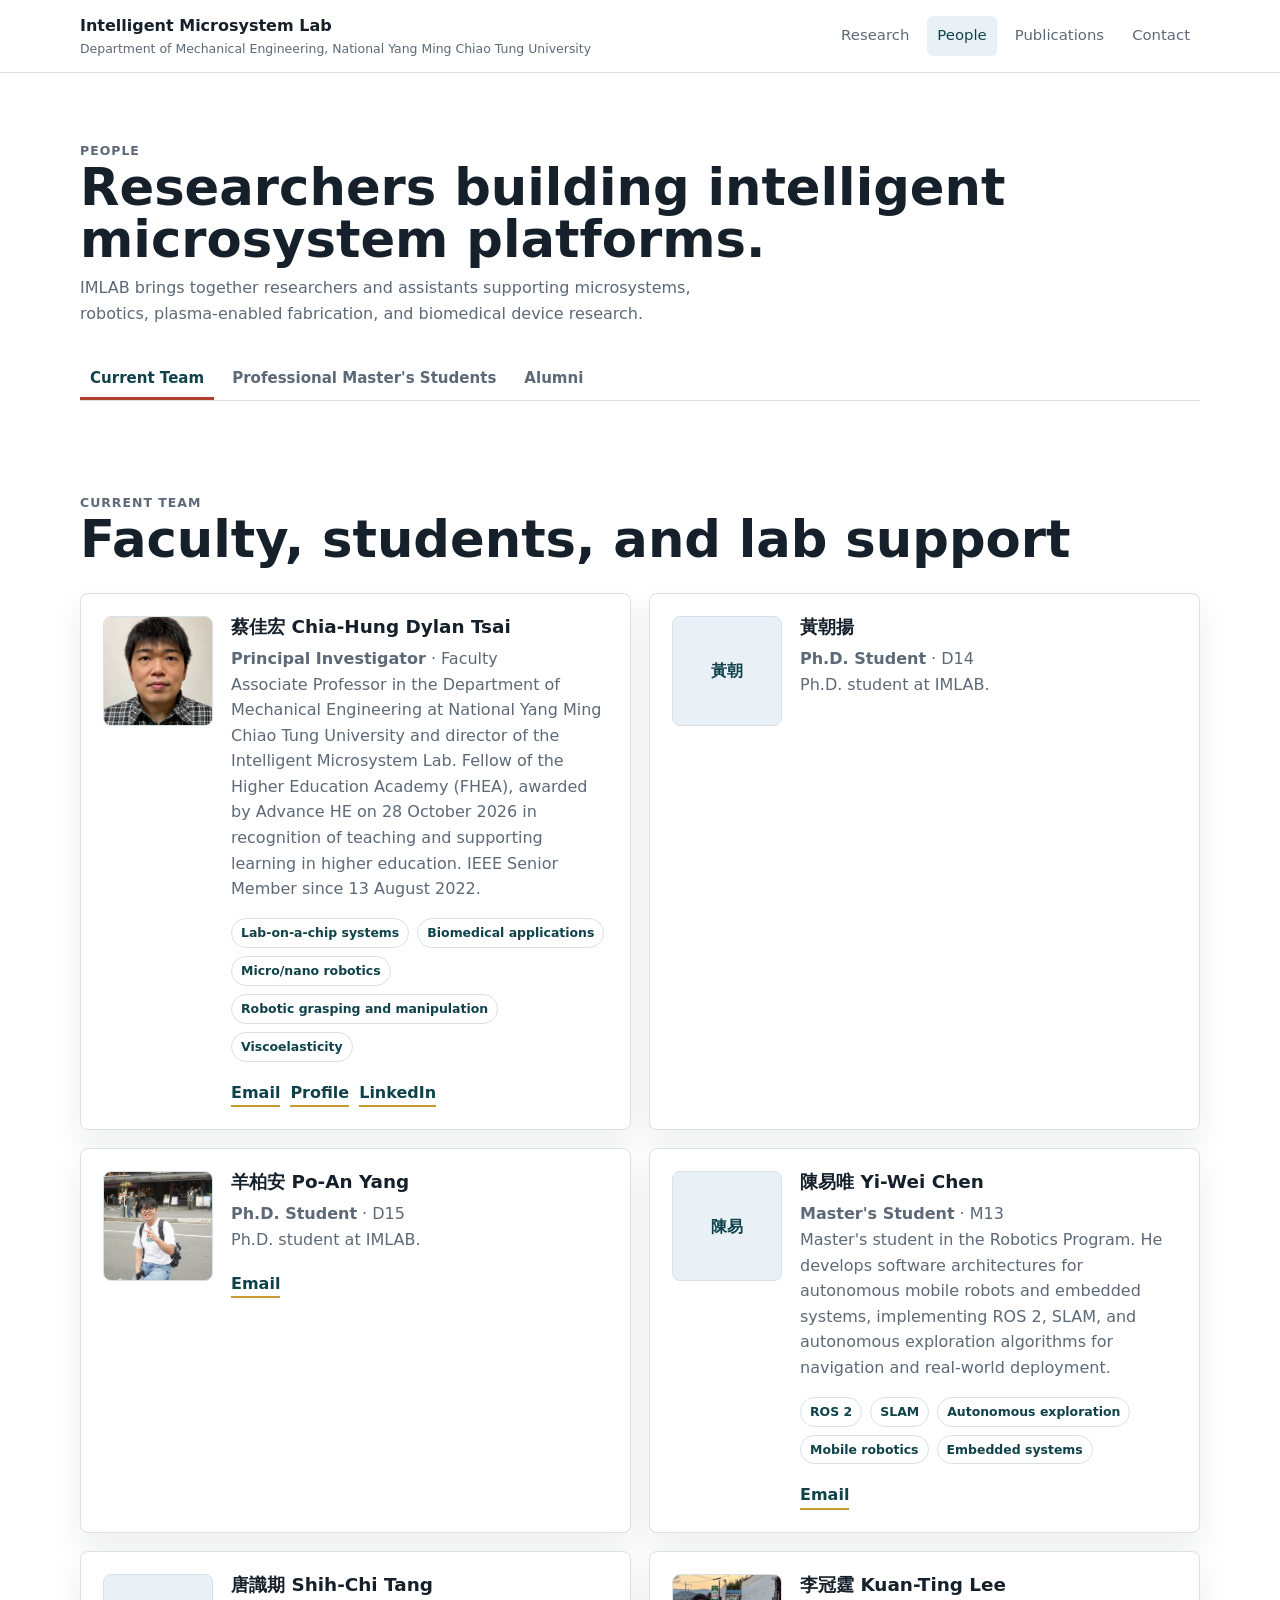
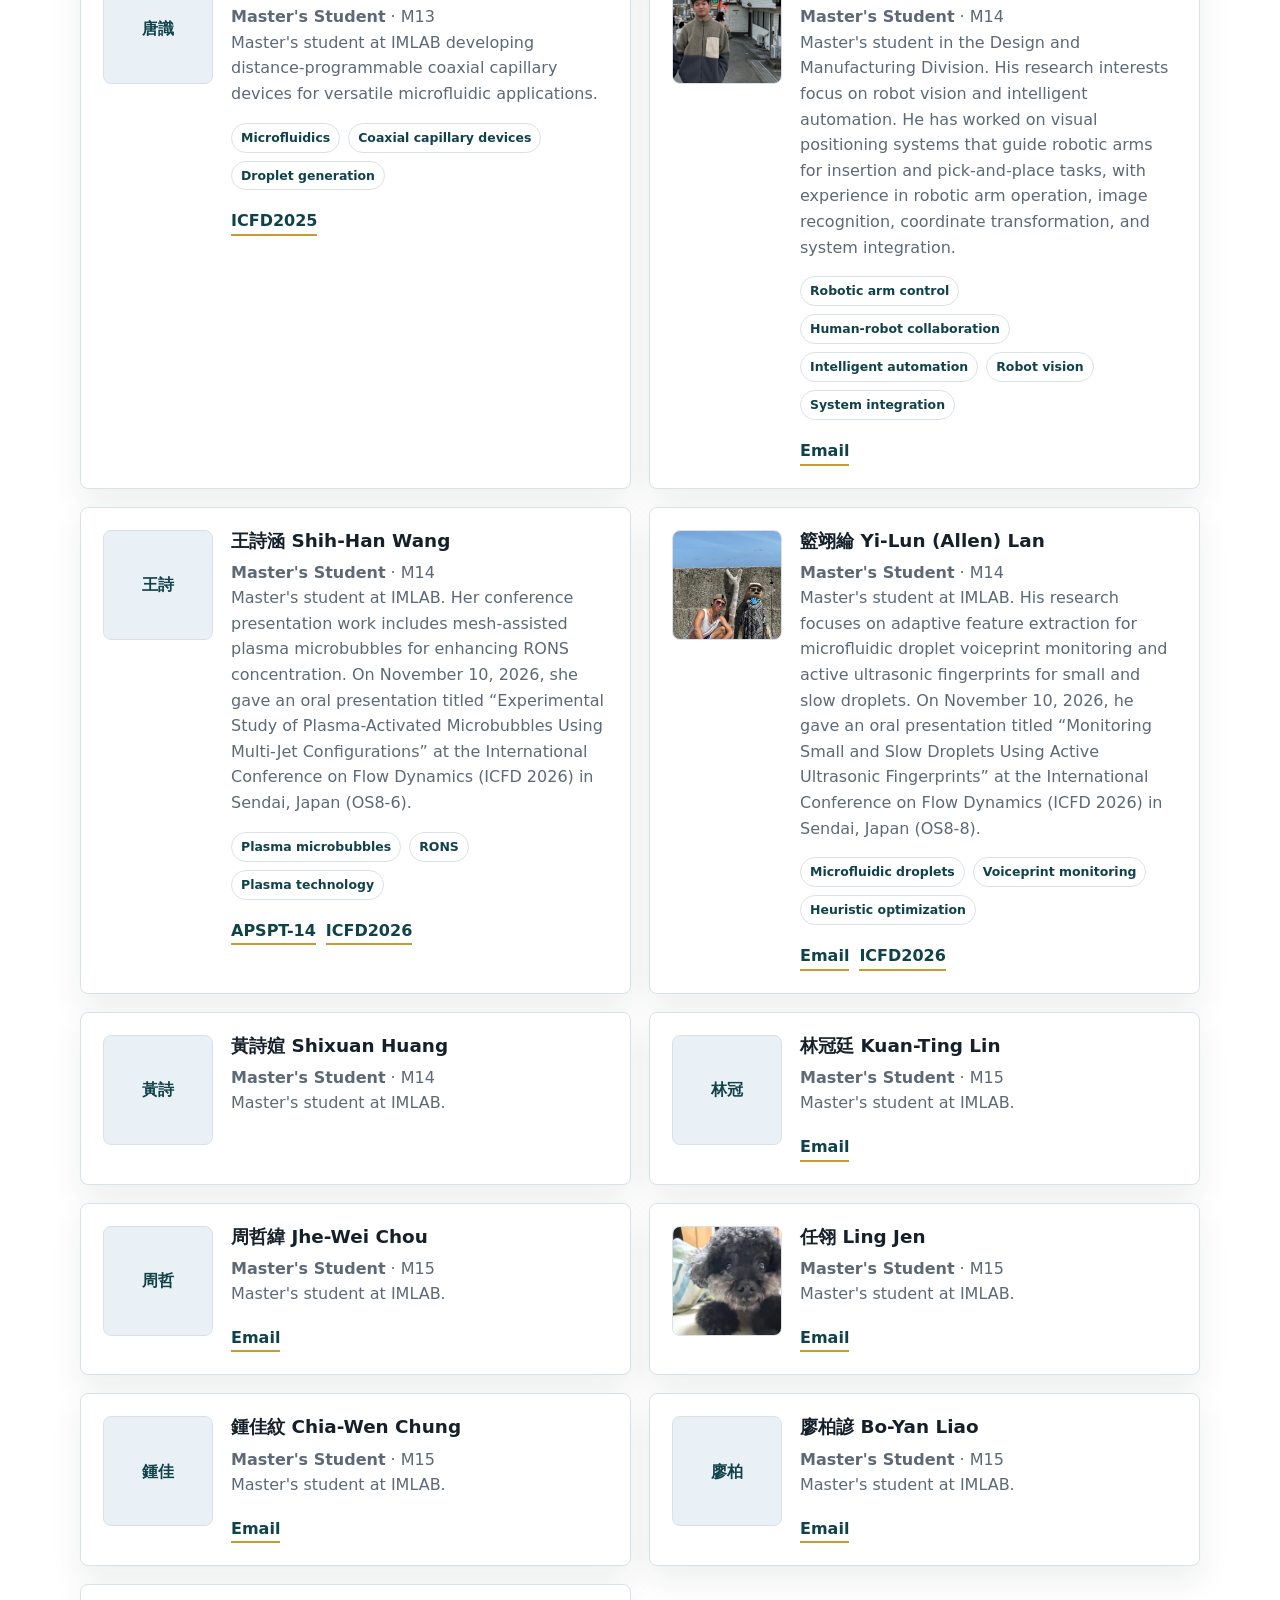
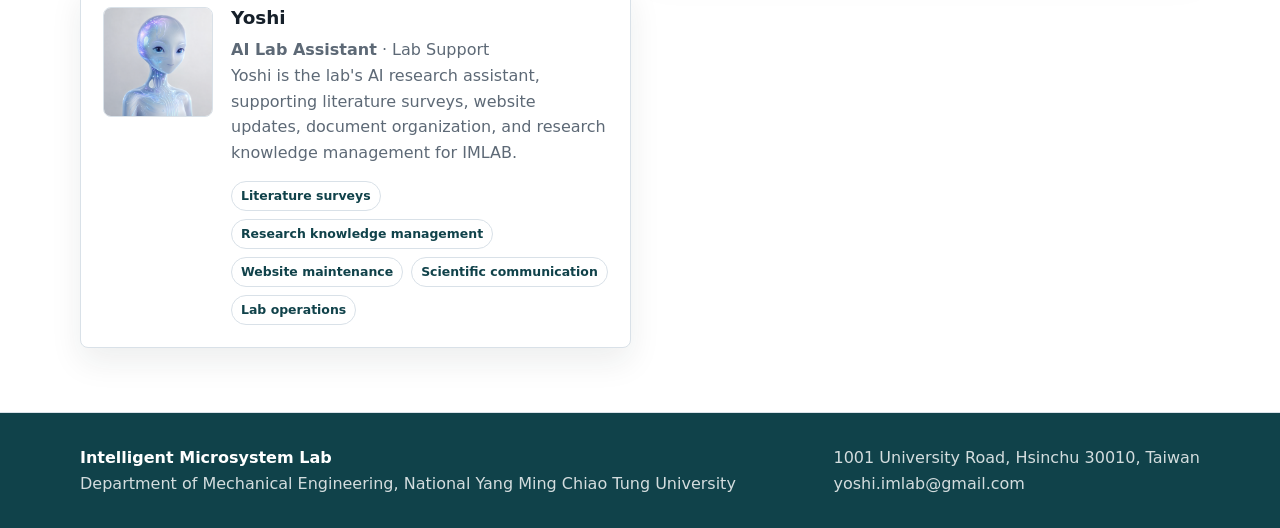
<file: people/index.html>
<!DOCTYPE html><html lang="en"> <head><meta charset="UTF-8"><meta name="description" content="Meet the faculty, students, and alumni of the Intelligent Microsystem Lab at National Yang Ming Chiao Tung University."><link rel="canonical" href="https://imlab-nycu.github.io/people/"><meta property="og:type" content="website"><meta property="og:site_name" content="Intelligent Microsystem Lab"><meta property="og:title" content="People | IMLAB at NYCU"><meta property="og:description" content="Meet the faculty, students, and alumni of the Intelligent Microsystem Lab at National Yang Ming Chiao Tung University."><meta property="og:url" content="https://imlab-nycu.github.io/people/"><meta property="og:image" content="https://imlab-nycu.github.io/images/imlab-share.png"><meta property="og:image:width" content="1200"><meta property="og:image:height" content="630"><meta property="og:image:alt" content="IMLAB at NYCU — Microfluidics, Plasma, Robotics"><meta name="twitter:card" content="summary_large_image"><meta name="twitter:image" content="https://imlab-nycu.github.io/images/imlab-share.png"><script type="application/ld+json">{"@context":"https://schema.org","@graph":[{"@type":"Organization","@id":"https://imlab-nycu.github.io/#lab","name":"Intelligent Microsystem Lab","alternateName":"IMLAB","url":"https://imlab-nycu.github.io/","parentOrganization":{"@type":"CollegeOrUniversity","name":"National Yang Ming Chiao Tung University","url":"https://www.nycu.edu.tw/"}},{"@type":"Person","@id":"https://dylantsai.web.nycu.edu.tw/#person","name":"Chia-Hung Dylan Tsai","alternateName":"蔡佳宏","url":"https://dylantsai.web.nycu.edu.tw/","jobTitle":"Associate Professor","affiliation":{"@type":"CollegeOrUniversity","name":"National Yang Ming Chiao Tung University"},"sameAs":["https://orcid.org/0000-0002-8840-3984","https://scholar.google.com/citations?hl=en&user=gZ44feUAAAAJ"],"memberOf":{"@id":"https://imlab-nycu.github.io/#lab"}}]}</script><meta name="viewport" content="width=device-width, initial-scale=1.0"><title>People | IMLAB at NYCU</title><link rel="stylesheet" href="/assets/BaseLayout.DMJ_rRu-.css"></head> <body> <div class="site-shell"> <header class="topbar"> <nav class="nav" aria-label="Main navigation"> <a class="brand" href="/"> <strong>Intelligent Microsystem Lab</strong> <span>Department of Mechanical Engineering, National Yang Ming Chiao Tung University</span> </a> <div class="nav-links"> <a href="/research/"> Research </a><a href="/people/" aria-current="page"> People </a><a href="/publications/"> Publications </a><a href="/contact/"> Contact </a> </div> </nav> </header> <main>  <header class="page-title"> <p class="section-kicker">People</p> <h1>Researchers building intelligent microsystem platforms.</h1> <p>
IMLAB brings together researchers and assistants supporting microsystems,
      robotics, plasma-enabled fabrication, and biomedical device research.
</p> </header> <div class="people-tabs" data-people-tabs> <div class="people-tab-list" role="tablist" aria-label="People categories"> <button type="button" class="people-tab active" id="tab-current-team" role="tab" aria-selected="true" tabindex="0" aria-controls="panel-current-team" data-people-tab="current-team">
Current Team
</button> <button type="button" class="people-tab" id="tab-professional-masters" role="tab" aria-selected="false" tabindex="-1" aria-controls="panel-professional-masters" data-people-tab="professional-masters">
Professional Master's Students
</button> <button type="button" class="people-tab" id="tab-alumni" role="tab" aria-selected="false" tabindex="-1" aria-controls="panel-alumni" data-people-tab="alumni">
Alumni
</button> </div> </div> <section class="section people-panel active" id="panel-current-team" role="tabpanel" aria-labelledby="tab-current-team" data-people-panel="current-team"> <div class="section-header compact"> <div> <p class="section-kicker">Current Team</p> <h2>Faculty, students, and lab support</h2> </div> </div> <div class="grid two"> <article class="card person"> <img class="avatar" src="/images/dylan-tsai.jpg" alt="蔡佳宏 Chia-Hung Dylan Tsai"> <div> <h3>蔡佳宏 Chia-Hung Dylan Tsai</h3> <p><strong>Principal Investigator</strong> · Faculty</p> <p>Associate Professor in the Department of Mechanical Engineering at National Yang Ming Chiao Tung University and director of the Intelligent Microsystem Lab. Fellow of the Higher Education Academy (FHEA), awarded by Advance HE on 28 October 2026 in recognition of teaching and supporting learning in higher education. IEEE Senior Member since 13 August 2022.</p> <div class="tags"> <span class="tag">Lab-on-a-chip systems</span><span class="tag">Biomedical applications</span><span class="tag">Micro/nano robotics</span><span class="tag">Robotic grasping and manipulation</span><span class="tag">Viscoelasticity</span> </div> <div class="link-list"> <a href="mailto:dylantsai@nycu.edu.tw">Email</a><a href="https://dylantsai.web.nycu.edu.tw/">Profile</a><a href="https://www.linkedin.com/in/chttsai/">LinkedIn</a> </div> </div> </article><article class="card person"> <div class="avatar placeholder" aria-hidden="true"> 黃朝 </div> <div> <h3>黃朝揚</h3> <p><strong>Ph.D. Student</strong> · D14</p> <p>Ph.D. student at IMLAB.</p>   </div> </article><article class="card person"> <img class="avatar" src="/images/yang-po-an.jpg" alt="羊柏安 Po-An Yang"> <div> <h3>羊柏安 Po-An Yang</h3> <p><strong>Ph.D. Student</strong> · D15</p> <p>Ph.D. student at IMLAB.</p>  <div class="link-list"> <a href="mailto:neil23697133@gmail.com">Email</a> </div> </div> </article><article class="card person"> <div class="avatar placeholder" aria-hidden="true"> 陳易 </div> <div> <h3>陳易唯 Yi-Wei Chen</h3> <p><strong>Master&#39;s Student</strong> · M13</p> <p>Master&#39;s student in the Robotics Program. He develops software architectures for autonomous mobile robots and embedded systems, implementing ROS 2, SLAM, and autonomous exploration algorithms for navigation and real-world deployment.</p> <div class="tags"> <span class="tag">ROS 2</span><span class="tag">SLAM</span><span class="tag">Autonomous exploration</span><span class="tag">Mobile robotics</span><span class="tag">Embedded systems</span> </div> <div class="link-list"> <a href="mailto:yiweichen.en13@nycu.edu.tw">Email</a> </div> </div> </article><article class="card person"> <div class="avatar placeholder" aria-hidden="true"> 唐識 </div> <div> <h3>唐識期 Shih-Chi Tang</h3> <p><strong>Master&#39;s Student</strong> · M13</p> <p>Master&#39;s student at IMLAB developing distance-programmable coaxial capillary devices for versatile microfluidic applications.</p> <div class="tags"> <span class="tag">Microfluidics</span><span class="tag">Coaxial capillary devices</span><span class="tag">Droplet generation</span> </div> <div class="link-list"> <a href="https://www.ifs.tohoku.ac.jp/icfd/2025/">ICFD2025</a> </div> </div> </article><article class="card person"> <img class="avatar" src="/images/lee-kuan-ting.jpg" alt="李冠霆 Kuan-Ting Lee"> <div> <h3>李冠霆 Kuan-Ting Lee</h3> <p><strong>Master&#39;s Student</strong> · M14</p> <p>Master&#39;s student in the Design and Manufacturing Division. His research interests focus on robot vision and intelligent automation. He has worked on visual positioning systems that guide robotic arms for insertion and pick-and-place tasks, with experience in robotic arm operation, image recognition, coordinate transformation, and system integration.</p> <div class="tags"> <span class="tag">Robotic arm control</span><span class="tag">Human-robot collaboration</span><span class="tag">Intelligent automation</span><span class="tag">Robot vision</span><span class="tag">System integration</span> </div> <div class="link-list"> <a href="mailto:leekt119@gmail.com">Email</a> </div> </div> </article><article class="card person"> <div class="avatar placeholder" aria-hidden="true"> 王詩 </div> <div> <h3>王詩涵 Shih-Han Wang</h3> <p><strong>Master&#39;s Student</strong> · M14</p> <p>Master&#39;s student at IMLAB. Her conference presentation work includes mesh-assisted plasma microbubbles for enhancing RONS concentration. On November 10, 2026, she gave an oral presentation titled “Experimental Study of Plasma-Activated Microbubbles Using Multi-Jet Configurations” at the International Conference on Flow Dynamics (ICFD 2026) in Sendai, Japan (OS8-6).</p> <div class="tags"> <span class="tag">Plasma microbubbles</span><span class="tag">RONS</span><span class="tag">Plasma technology</span> </div> <div class="link-list"> <a href="https://apspt-14.tw/site/page.aspx?pid=901&amp;sid=1636&amp;lang=en">APSPT-14</a><a href="https://www.ifs.tohoku.ac.jp/icfd/2026/">ICFD2026</a> </div> </div> </article><article class="card person"> <img class="avatar" src="/images/lan-yi-lun-allen.jpg" alt="籃翊綸 Yi-Lun (Allen) Lan"> <div> <h3>籃翊綸 Yi-Lun (Allen) Lan</h3> <p><strong>Master&#39;s Student</strong> · M14</p> <p>Master&#39;s student at IMLAB. His research focuses on adaptive feature extraction for microfluidic droplet voiceprint monitoring and active ultrasonic fingerprints for small and slow droplets. On November 10, 2026, he gave an oral presentation titled “Monitoring Small and Slow Droplets Using Active Ultrasonic Fingerprints” at the International Conference on Flow Dynamics (ICFD 2026) in Sendai, Japan (OS8-8).</p> <div class="tags"> <span class="tag">Microfluidic droplets</span><span class="tag">Voiceprint monitoring</span><span class="tag">Heuristic optimization</span> </div> <div class="link-list"> <a href="mailto:allen98013@gmail.com">Email</a><a href="https://www.ifs.tohoku.ac.jp/icfd/2026/">ICFD2026</a> </div> </div> </article><article class="card person"> <div class="avatar placeholder" aria-hidden="true"> 黃詩 </div> <div> <h3>黃詩媗 Shixuan Huang</h3> <p><strong>Master&#39;s Student</strong> · M14</p> <p>Master&#39;s student at IMLAB.</p>   </div> </article><article class="card person"> <div class="avatar placeholder" aria-hidden="true"> 林冠 </div> <div> <h3>林冠廷 Kuan-Ting Lin</h3> <p><strong>Master&#39;s Student</strong> · M15</p> <p>Master&#39;s student at IMLAB.</p>  <div class="link-list"> <a href="mailto:timlin92.en15@nycu.edu.tw">Email</a> </div> </div> </article><article class="card person"> <div class="avatar placeholder" aria-hidden="true"> 周哲 </div> <div> <h3>周哲緯 Jhe-Wei Chou</h3> <p><strong>Master&#39;s Student</strong> · M15</p> <p>Master&#39;s student at IMLAB.</p>  <div class="link-list"> <a href="mailto:jeffrey.en15@nycu.edu.tw">Email</a> </div> </div> </article><article class="card person"> <img class="avatar" src="/images/jen-ling.jpeg" alt="任翎 Ling Jen"> <div> <h3>任翎 Ling Jen</h3> <p><strong>Master&#39;s Student</strong> · M15</p> <p>Master&#39;s student at IMLAB.</p>  <div class="link-list"> <a href="mailto:jenrin12345.en15@nycu.edu.tw">Email</a> </div> </div> </article><article class="card person"> <div class="avatar placeholder" aria-hidden="true"> 鍾佳 </div> <div> <h3>鍾佳紋 Chia-Wen Chung</h3> <p><strong>Master&#39;s Student</strong> · M15</p> <p>Master&#39;s student at IMLAB.</p>  <div class="link-list"> <a href="mailto:nelly.en15@nycu.edu.tw">Email</a> </div> </div> </article><article class="card person"> <div class="avatar placeholder" aria-hidden="true"> 廖柏 </div> <div> <h3>廖柏諺 Bo-Yan Liao</h3> <p><strong>Master&#39;s Student</strong> · M15</p> <p>Master&#39;s student at IMLAB.</p>  <div class="link-list"> <a href="mailto:yan.en15@nycu.edu.tw">Email</a> </div> </div> </article><article class="card person"> <img class="avatar" src="/images/yoshi-lab-assistant.png" alt="Yoshi"> <div> <h3>Yoshi</h3> <p><strong>AI Lab Assistant</strong> · Lab Support</p> <p>Yoshi is the lab&#39;s AI research assistant, supporting literature surveys, website updates, document organization, and research knowledge management for IMLAB.</p> <div class="tags"> <span class="tag">Literature surveys</span><span class="tag">Research knowledge management</span><span class="tag">Website maintenance</span><span class="tag">Scientific communication</span><span class="tag">Lab operations</span> </div>  </div> </article> </div> </section> <section class="section people-panel" id="panel-professional-masters" role="tabpanel" aria-labelledby="tab-professional-masters" data-people-panel="professional-masters" hidden> <div class="section-header compact"> <div> <p class="section-kicker">Professional Master's Programs</p> <h2>Working professionals in engineering master's programs</h2> </div> <p>
Practicing engineers and professionals enrolled in NYCU in-service master's degree programs,
        primarily the College of Engineering Degree Program of Automation and Precision Engineering.
</p> </div> <div class="program-list"> <section class="program-group" aria-labelledby="in-service-proposal-passed"> <div class="program-group-header"> <h3 id="in-service-proposal-passed">Proposal defense completed</h3> <span>5 students</span> </div> <ul> <li> <strong>傅廷明</strong> <span>M09</span> <em>Proposal passed</em>   <p class="program-proposal"> <span>Proposal</span> 利用機器學習影像識別提高晶圓上殘留晶粒檢測的準確性 </p>  <div class="program-keywords"> <span>Machine learning</span><span>Image recognition</span><span>Wafer inspection</span><span>Residual die detection</span> </div> </li><li> <strong>簡婉婷</strong> <span>M10</span> <em>Proposal passed</em>   <p class="program-proposal"> <span>Proposal</span> 影像辨識應用於濺鍍後表面色偏缺陷檢測 </p>  <div class="program-keywords"> <span>Image recognition</span><span>Sputtering defects</span><span>Surface color shift</span><span>Defect inspection</span> </div> </li><li> <strong>余承晏</strong> <span>M11</span> <em>Proposal passed</em>   <p class="program-proposal"> <span>Proposal</span> 利用紅外線熱影像提升低光環境下物件辨識準確率 </p>  <div class="program-keywords"> <span>Infrared thermal imaging</span><span>Low-light object recognition</span><span>Computer vision</span><span>Detection accuracy</span> </div> </li><li> <strong>羅斌</strong> <span>M09</span> <em>Proposal passed</em>   <p class="program-proposal"> <span>Proposal</span> 以機械學習分析震動訊號實現馬達狀態偵測系統 </p>  <div class="program-keywords"> <span>Machine learning</span><span>Vibration signals</span><span>Motor condition monitoring</span><span>Fault detection</span> </div> </li><li> <strong>王志輝</strong> <span>M13</span> <em>Proposal passed</em>  <p>Passed the proposal defense on October 29, 2026.</p> <p class="program-proposal"> <span>Proposal</span> 利用玻璃斷面影像實現面板切割刀輪壽命辨識自動化 </p> <p>Automating the Assessment of Cutting-Wheel Lifetime in Panel Glass Cutting Using Fracture-Surface Images</p>  </li> </ul> </section><section class="program-group" aria-labelledby="in-service-proposal-pending"> <div class="program-group-header"> <h3 id="in-service-proposal-pending">Before proposal defense</h3> <span>16 students</span> </div> <ul> <li> <strong>王和畯</strong> <span>M14</span> <em>Proposal pending</em>      </li><li> <strong>樓一風</strong> <span>M14</span> <em>Proposal pending</em>      </li><li> <strong>何季寰</strong> <span>M14</span> <em>Proposal pending</em>      </li><li> <strong>何達昀</strong> <span>M13</span> <em>Proposal pending</em>      </li><li> <strong>陳奕翔</strong> <span>M12</span> <em>Proposal pending</em>      </li><li> <strong>林恩寧</strong> <span>M12</span> <em>Proposal pending</em>      </li><li> <strong>何祁軒</strong> <span>M12</span> <em>Proposal pending</em>      </li><li> <strong>范宥駿</strong> <span>M11</span> <em>Proposal pending</em>      </li><li> <strong>李新屏</strong> <span>M11</span> <em>Proposal pending</em>      </li><li> <strong>戴立明</strong> <span>M11</span> <em>Proposal pending</em> <p>Degree Program of Applied Science and Technology</p> <p>Proposal defense not required for this program</p>    </li><li> <strong>呂秉叡</strong> <span>M11</span> <em>Proposal pending</em>      </li><li> <strong>黃建豪</strong> <span>M10</span> <em>Proposal pending</em>      </li><li> <strong>黃勁嵻</strong> <span>M10</span> <em>Proposal pending</em>      </li><li> <strong>陳世康</strong> <span>M10</span> <em>Proposal pending</em>      </li><li> <strong>楊智玲</strong> <span>M10</span> <em>Proposal pending</em>      </li><li> <strong>林品賢</strong> <span>M09</span> <em>Proposal pending</em>      </li> </ul> </section> </div> </section> <section class="band people-panel" id="panel-alumni" role="tabpanel" aria-labelledby="tab-alumni" data-people-panel="alumni" hidden> <div class="section"> <div class="section-header compact"> <div> <p class="section-kicker">Alumni</p> <h2>Former IMLAB researchers</h2> </div> <p>Former IMLAB members and their research contributions.</p> </div> <div class="alumni-list"> <section class="alumni-group" aria-labelledby="alumni-M13"> <div class="alumni-group-header"> <h3 id="alumni-M13">M13</h3> <span>4 alumni</span> </div> <ul> <li> <div class="alumni-name-row"> <strong>朱婕寧 Chieh-Ning Chu</strong> <span>Former Master&#39;s Student</span> </div>  <p><span>Thesis</span>以振動提升同軸微流體中雙重乳化液滴生成頻率可控性</p>  <div class="alumni-links"> <a href="mailto:jg971518@gmail.com">Email</a><a href="https://www.ifs.tohoku.ac.jp/icfd/2025/">ICFD2025</a><a href="https://microtas2025.org/">MicroTAS2025</a> </div> </li><li> <div class="alumni-name-row"> <strong>賴慎徽 Shen Hui Lai</strong> <span>Former Master&#39;s Student</span> </div>  <p><span>Thesis</span>以常壓電漿束輔助強化PMMA晶片接合之耐熱性</p>  <div class="alumni-links"> <a href="mailto:chrislai.140113@gmail.com">Email</a><a href="https://www.linkedin.com/in/shen-hui-lai140113">LinkedIn</a><a href="https://www.ifs.tohoku.ac.jp/icfd/2025/">ICFD2025</a><a href="https://microtas2025.org/">MicroTAS2025</a><a href="https://www.icss2025.com/">ICSS2025</a> </div> </li><li> <div class="alumni-name-row"> <strong>羅宇妏 Yu-Wen Luo</strong> <span>Former Master&#39;s Student</span> </div>  <p><span>Thesis</span>自適應權重與粒子濾波提升遮蔽下機器觸覺與視覺融合定位精度 / Adaptive Weighting and Particle Filtering for Improved Robotic Tactile-Visual Localization under Occlusion</p> <p><span>Departure completed</span>2026-09-02</p> <div class="alumni-links"> <a href="https://doi.org/10.1109/ARIS70457.2026.11734399">ARIS2026</a> </div> </li><li> <div class="alumni-name-row"> <strong>林家揚 Chia-Yang Lin</strong> <span>Former Master&#39;s Student</span> </div> <div class="alumni-badges"> <span>Professional Master's Program</span> </div> <p><span>Thesis</span>利用亮度分區與權重遮罩提升關燈工廠環境的物件辨識準確率</p>   </li> </ul> </section><section class="alumni-group" aria-labelledby="alumni-M12"> <div class="alumni-group-header"> <h3 id="alumni-M12">M12</h3> <span>5 alumni</span> </div> <ul> <li> <div class="alumni-name-row"> <strong>翁識翔</strong> <span>Former Master&#39;s Student</span> </div>  <p><span>Thesis</span>探討同軸微流系統中核液滴性質對雙重乳化液滴分裂的影響</p>  <div class="alumni-links"> <a href="https://www.mein.nagoya-u.ac.jp/mhs/MHS2024-Top.html">MHS2024</a><a href="https://www.ifs.tohoku.ac.jp/icfd/2024/">ICFD2024</a> </div> </li><li> <div class="alumni-name-row"> <strong>張家倫</strong> <span>Former Master&#39;s Student</span> </div>  <p><span>Thesis</span>超聲波懸浮中等效彈簧阻尼參數之實驗驗證與聲壓衰減修正</p>  <div class="alumni-links"> <a href="https://automation2024.ntu.edu.tw/">Automation2024</a> </div> </li><li> <div class="alumni-name-row"> <strong>王翔毅</strong> <span>Former Master&#39;s Student</span> </div>  <p><span>Thesis</span>利用網格輔助生成電漿微氣泡以提高RONS溶解效率</p>  <div class="alumni-links"> <a href="https://www.ifs.tohoku.ac.jp/icfd/2024/">ICFD2024</a> </div> </li><li> <div class="alumni-name-row"> <strong>顏翊丞</strong> <span>Former Master&#39;s Student</span> </div>  <p><span>Thesis</span>硝酸銀與乙醇濃度對奈秒雷射沉積銀線特性之影響</p>  <div class="alumni-links"> <a href="https://csme2024.nkust.edu.tw/site/page.aspx?pid=901&amp;sid=1568&amp;lang=cht">CSME2024</a> </div> </li><li> <div class="alumni-name-row"> <strong>徐靖翔 Ching-Hsiang Hsu</strong> <span>Former Master&#39;s Student</span> </div> <div class="alumni-badges"> <span>Professional Master's Program</span> </div> <p><span>Thesis</span>自適應弧面濾除應用於無編碼料箱姿態定位</p>   </li> </ul> </section><section class="alumni-group" aria-labelledby="alumni-M11"> <div class="alumni-group-header"> <h3 id="alumni-M11">M11</h3> <span>3 alumni</span> </div> <ul> <li> <div class="alumni-name-row"> <strong>陳鵬年</strong> <span>Former Master&#39;s Student</span> </div>  <p><span>Thesis</span>利用聲紋特徵即時監測微液滴生成及其性質</p>  <div class="alumni-links"> <span>MicroTAS2023</span><a href="https://icss.org.tw/2023/include/index.php">ICSS2023</a> </div> </li><li> <div class="alumni-name-row"> <strong>顏佑芯</strong> <span>Former Master&#39;s Student</span> </div>  <p><span>Thesis</span>探討氣體流量對含電漿空蝕微氣泡的生成及活性物質影響</p>  <div class="alumni-links"> <span>TJPL2023</span><a href="https://ispfb2023.sgk.iwate-u.ac.jp/">ISPFB2023</a> </div> </li><li> <div class="alumni-name-row"> <strong>余振愷</strong> <span>Former Master&#39;s Student</span> </div>  <p><span>Thesis</span>衝擊速度對亞百微米海藻酸鈣微粒形態影響</p>  <div class="alumni-links"> <a href="https://www.automation2023.org/">Automation2023</a><a href="https://www.ifs.tohoku.ac.jp/icfd/2023/">ICFD2023</a> </div> </li> </ul> </section><section class="alumni-group" aria-labelledby="alumni-M10"> <div class="alumni-group-header"> <h3 id="alumni-M10">M10</h3> <span>5 alumni</span> </div> <ul> <li> <div class="alumni-name-row"> <strong>倪靖傑</strong> <span>Former Master&#39;s Student</span> </div>  <p><span>Thesis</span>利用高介電背板提升常壓電漿輔助晶片接合效率</p>  <div class="alumni-links"> <a href="https://www.ifs.tohoku.ac.jp/icfd/2023/">ICFD2023</a> </div> </li><li> <div class="alumni-name-row"> <strong>張祐誠</strong> <span>Former Master&#39;s Student</span> </div>  <p><span>Thesis</span>結合心臟麻痺液灌注導管與反射鏡以提高手術視野與操作性</p>   </li><li> <div class="alumni-name-row"> <strong>陳裕霖</strong> <span>Former Master&#39;s Student</span> </div>  <p><span>Thesis</span>利用軟手指彎曲訊號特徵識別皮下腫塊位置與大小</p>  <div class="alumni-links"> <span>CTAM2023</span><a href="https://icss2022.conf.tw">ICSS2022</a> </div> </li><li> <div class="alumni-name-row"> <strong>陳佑瑄</strong> <span>Former Master&#39;s Student</span> </div>  <p><span>Thesis</span>以機器學習預測振動傳遞率達到指尖觸覺重現</p>   </li><li> <div class="alumni-name-row"> <strong>李念謙</strong> <span>Former Master&#39;s Student</span> </div> <div class="alumni-badges"> <span>Professional Master's Program</span> </div> <p><span>Thesis</span>利用田口法及 YOLO 強化焊縫式塗佈缺陷檢測準確率與性能</p>   </li> </ul> </section><section class="alumni-group" aria-labelledby="alumni-M09"> <div class="alumni-group-header"> <h3 id="alumni-M09">M09</h3> <span>6 alumni</span> </div> <ul> <li> <div class="alumni-name-row"> <strong>胡哲豪 Michael</strong> <span>Former Master&#39;s Student</span> </div>  <p><span>Thesis</span>基於聲音特徵強化在不同距離和環境的人聲識別</p>  <div class="alumni-links"> <a href="https://internoise2023.org/">Inter-Noise2023</a> </div> </li><li> <div class="alumni-name-row"> <strong>呂慧真</strong> <span>Former Master&#39;s Student</span> </div>  <p><span>Thesis</span>使用衝擊速度與交聯競爭生成不同型態海藻酸鈣微粒</p>  <div class="alumni-links"> <a href="https://www.ifs.tohoku.ac.jp/icfd/2022/index.html">ICFD2022</a><a href="http://automation2021.nqu.edu.tw/">Automation2021</a> </div> </li><li> <div class="alumni-name-row"> <strong>鄭又勛</strong> <span>Former Master&#39;s Student</span> </div>  <p><span>Thesis</span>基於主要像素與區域分析的圖像漸層檢測</p>   </li><li> <div class="alumni-name-row"> <strong>劉于瑄</strong> <span>Former Master&#39;s Student</span> </div>  <p><span>Thesis</span>利用電漿束調控表面處理分布達到可逆式晶片接合</p>  <div class="alumni-links"> <a href="https://www.ifs.tohoku.ac.jp/icfd/2022/index.html">ICFD2022</a><a href="https://www.apspt12.org/">APSPT-12</a> </div> </li><li> <div class="alumni-name-row"> <strong>賴國銘</strong> <span>Former Master&#39;s Student</span> </div> <div class="alumni-badges"> <span>Professional Master's Program</span> </div> <p><span>Thesis</span>利用支援向量機與影像特徵達到樹上無花果熟度自動化辨識</p>   </li><li> <div class="alumni-name-row"> <strong>呂承祐</strong> <span>Former Master&#39;s Student</span> </div>  <p><span>Thesis</span>影像處理與紅外線特徵應用於自動化組裝中工件識別</p>  <div class="alumni-links"> <a href="http://automation2021.nqu.edu.tw/">Automation2021</a> </div> </li> </ul> </section><section class="alumni-group" aria-labelledby="alumni-M08"> <div class="alumni-group-header"> <h3 id="alumni-M08">M08</h3> <span>6 alumni</span> </div> <ul> <li> <div class="alumni-name-row"> <strong>黃俊銘</strong> <span>Former Master&#39;s Student</span> </div>  <p><span>Thesis</span>利用常壓電漿束與液膜表面張力佈局達到自動晶片對位</p>   </li><li> <div class="alumni-name-row"> <strong>謝文健</strong> <span>Former Working-Student Master&#39;s Student</span> </div> <div class="alumni-badges"> <span>Professional Master's Program</span> </div> <p><span>Thesis</span>精密微動拉伸機開發與黏彈性特性量測應用</p> <p><span>Departure completed</span>2026-09-02</p>  </li><li> <div class="alumni-name-row"> <strong>洪藝凌</strong> <span>Former Master&#39;s Student</span> </div>  <p><span>Thesis</span>機器視覺應用於晶片上線蟲爬行之力學分析</p>  <div class="alumni-links"> <a href="https://www.icsstw.org/ICSS_2020">ICSS2020</a><a href="http://micro-nano.chips.jp/42/">Cheminas42</a> </div> </li><li> <div class="alumni-name-row"> <strong>吳昌賢</strong> <span>Former Master&#39;s Student</span> </div>  <p><span>Thesis</span>智慧夾爪開發並應用於非破壞性作物檢測</p>  <div class="alumni-links"> <a href="https://automation2020.csie.ndhu.edu.tw">Automation2020</a> </div> </li><li> <div class="alumni-name-row"> <strong>彭成昀</strong> <span>Former Master&#39;s Student</span> </div>  <p><span>Thesis</span>多功能電漿束用於 PDMS 表面上的液滴操控</p>  <div class="alumni-links"> <a href="http://www.ifs.tohoku.ac.jp/icfd2020/">ICFD2020</a><a href="https://doi.org/10.1109/TPS.2020.3012830">IEEE Transactions on Plasma Science</a><a href="http://doi.org/10.1109/TPS.2020.3012830">APSPT-11</a> </div> </li><li> <div class="alumni-name-row"> <strong>顧桐</strong> <span>Former Master&#39;s Student</span> </div>  <p><span>Thesis</span>氧氣低溫大氣壓電漿產生長壽命物質與短壽命物質在人類A2058黑色素瘤細胞裸鼠模型上的療效與副作用</p>   </li> </ul> </section><section class="alumni-group" aria-labelledby="alumni-M07"> <div class="alumni-group-header"> <h3 id="alumni-M07">M07</h3> <span>5 alumni</span> </div> <ul> <li> <div class="alumni-name-row"> <strong>鄒宥呈</strong> <span>Former Master&#39;s Student</span> </div> <div class="alumni-badges"> <span>Professional Master's Program</span> </div> <p><span>Thesis</span>非線性模型應用於 X-RAY 鑽靶機之熱壓合變形補償</p>   </li><li> <div class="alumni-name-row"> <strong>賴韋婷</strong> <span>Former Master&#39;s Student</span> </div>  <p><span>Thesis</span>確定性橫向位移應用於晶片上紅血球形變能力檢測</p>  <div class="alumni-links"> <a href="https://www.icsstw.org/ICSS_2020">ICSS2020</a> </div> </li><li> <div class="alumni-name-row"> <strong>莊識錡</strong> <span>Former Master&#39;s Student</span> </div>  <p><span>Thesis</span>常壓電漿束應用於微流體晶片之接合研究</p>  <div class="alumni-links"> <a href="https://cbmsociety.org/conference/proceedings_archive.html">MicroTAS2019 · Proceedings archive</a> </div> </li><li> <div class="alumni-name-row"> <strong>俞順馨</strong> <span>Former Master&#39;s Student</span> </div>  <p><span>Thesis</span>基於機器學習與抓握訊號的物件辨識手套</p>  <div class="alumni-links"> <a href="https://doi.org/10.3390/s21041461">Sensors 2021</a> </div> </li><li> <div class="alumni-name-row"> <strong>張仁碩</strong> <span>Former Master&#39;s Student</span> </div>  <p><span>Thesis</span>機器學習輔助影像分割用於提升晶片上細胞檢測通量</p>  <div class="alumni-links"> <a href="https://doi.org/10.3390/s21041461">Sensors 2021</a> </div> </li> </ul> </section><section class="alumni-group" aria-labelledby="alumni-M06"> <div class="alumni-group-header"> <h3 id="alumni-M06">M06</h3> <span>3 alumni</span> </div> <ul> <li> <div class="alumni-name-row"> <strong>葉家豪</strong> <span>Former Master&#39;s Student</span> </div>  <p><span>Thesis</span>應用類神經網路強化光學顯微鏡影像解析度</p>  <div class="alumni-links"> <a href="https://doi.org/10.3390/s21062139">Sensors 2021</a> </div> </li><li> <div class="alumni-name-row"> <strong>游亞燊</strong> <span>Former Master&#39;s Student</span> </div>  <p><span>Thesis</span>常壓電漿應用於快速微流體晶片製作</p>  <div class="alumni-links"> <a href="https://doi.org/10.1109/IROS.2018.8594446">IROS2018</a><a href="https://cbmsociety.org/conference/proceedings_archive.html">MicroTAS2018 · Proceedings archive</a> </div> </li><li> <div class="alumni-name-row"> <strong>林芯伃</strong> <span>Former Master&#39;s Student</span> </div>  <p><span>Thesis</span>探討曲折角度與流速對微流混合之影響</p>  <div class="alumni-links"> <a href="https://doi.org/10.3390/mi10090583">Micromachines 2019</a><a href="http://www.iros2019.org/">IROS2019</a> </div> </li> </ul> </section> </div> </div> </section> <script type="module">const r=document.querySelector("[data-people-tabs]"),o=Array.from(document.querySelectorAll("[data-people-tab]")),c=Array.from(document.querySelectorAll("[data-people-panel]")),n=e=>{o.forEach(t=>{const a=t.dataset.peopleTab===e;t.classList.toggle("active",a),t.setAttribute("aria-selected",a?"true":"false"),t.tabIndex=a?0:-1}),c.forEach(t=>{const a=t.dataset.peoplePanel===e;t.classList.toggle("active",a),t.hidden=!a})};r?.addEventListener("click",e=>{if(!(e.target instanceof Element))return;const t=e.target.closest("[data-people-tab]");t&&n(t.dataset.peopleTab)});r?.addEventListener("keydown",e=>{if(!(e.target instanceof HTMLElement))return;const t=e.target.closest("[data-people-tab]"),a=o.indexOf(t);if(a<0)return;let s=a;if(e.key==="ArrowRight")s=(a+1)%o.length;else if(e.key==="ArrowLeft")s=(a-1+o.length)%o.length;else if(e.key==="Home")s=0;else if(e.key==="End")s=o.length-1;else return;e.preventDefault();const l=o[s];n(l.dataset.peopleTab),l.focus()});</script>  </main> <footer class="footer"> <div class="footer-inner"> <div> <strong>Intelligent Microsystem Lab</strong> <div>Department of Mechanical Engineering, National Yang Ming Chiao Tung University</div> </div> <div> 1001 University Road, Hsinchu 30010, Taiwan<br> <a href="mailto:yoshi.imlab@gmail.com">yoshi.imlab@gmail.com</a> </div> </div> </footer> </div> <script data-goatcounter="https://imlab-nycu.goatcounter.com/count" async src="https://gc.zgo.at/count.js"></script> </body> </html>
</file>
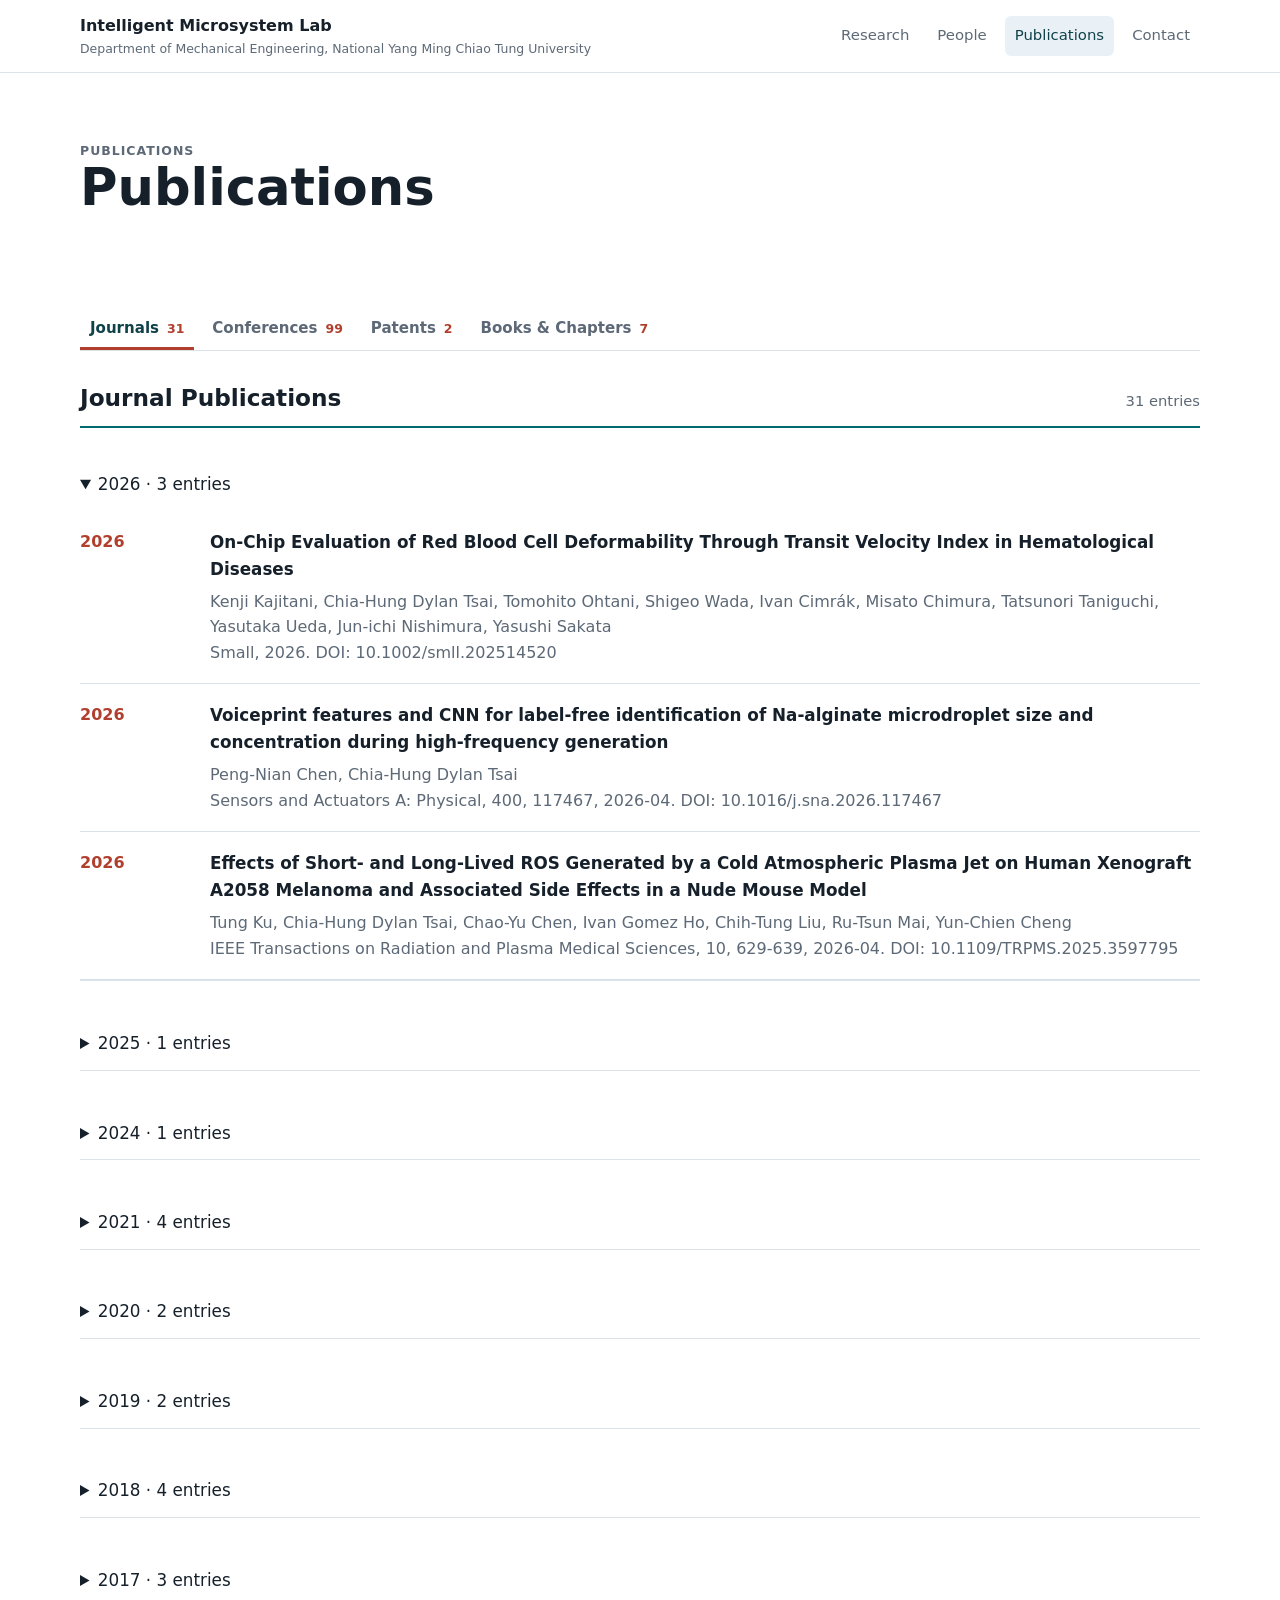
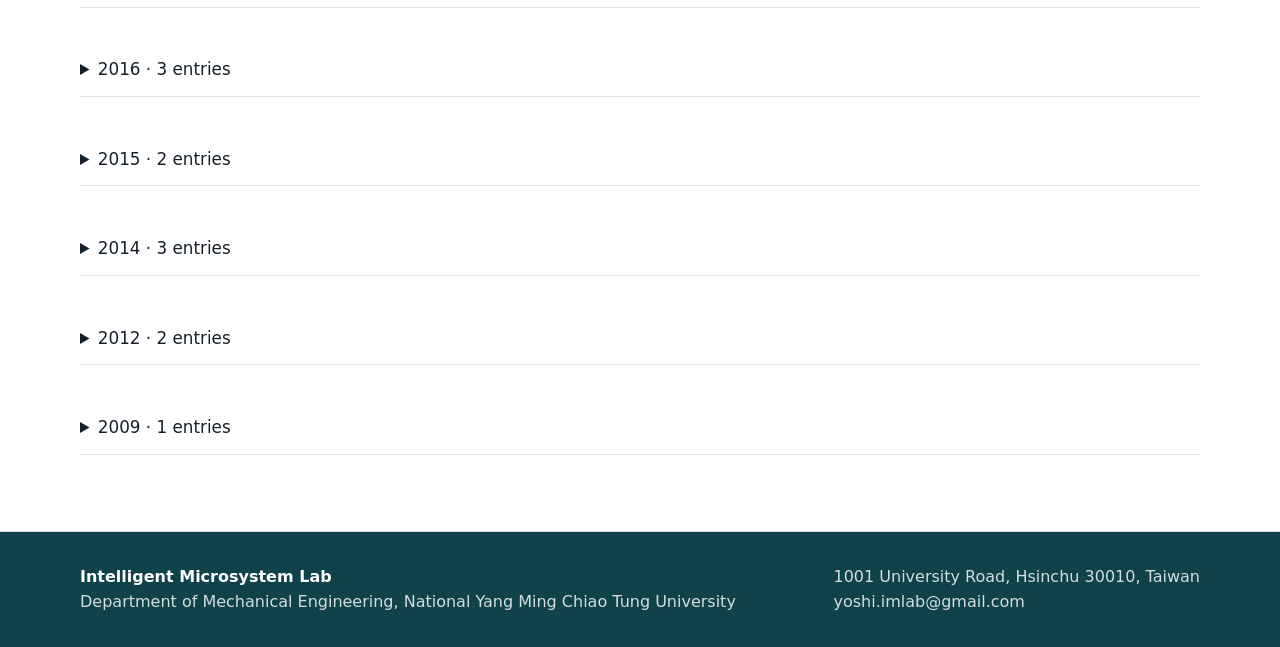
<file: publications/index.html>
<!DOCTYPE html><html lang="en"> <head><meta charset="UTF-8"><meta name="description" content="Browse IMLAB journal articles, conference papers, patents, and books and chapters in microsystems and related engineering research."><link rel="canonical" href="https://imlab-nycu.github.io/publications/"><meta property="og:type" content="website"><meta property="og:site_name" content="Intelligent Microsystem Lab"><meta property="og:title" content="Publications | IMLAB at NYCU"><meta property="og:description" content="Browse IMLAB journal articles, conference papers, patents, and books and chapters in microsystems and related engineering research."><meta property="og:url" content="https://imlab-nycu.github.io/publications/"><meta property="og:image" content="https://imlab-nycu.github.io/images/imlab-share.png"><meta property="og:image:width" content="1200"><meta property="og:image:height" content="630"><meta property="og:image:alt" content="IMLAB at NYCU — Microfluidics, Plasma, Robotics"><meta name="twitter:card" content="summary_large_image"><meta name="twitter:image" content="https://imlab-nycu.github.io/images/imlab-share.png"><script type="application/ld+json">{"@context":"https://schema.org","@graph":[{"@type":"Organization","@id":"https://imlab-nycu.github.io/#lab","name":"Intelligent Microsystem Lab","alternateName":"IMLAB","url":"https://imlab-nycu.github.io/","parentOrganization":{"@type":"CollegeOrUniversity","name":"National Yang Ming Chiao Tung University","url":"https://www.nycu.edu.tw/"}},{"@type":"Person","@id":"https://dylantsai.web.nycu.edu.tw/#person","name":"Chia-Hung Dylan Tsai","alternateName":"蔡佳宏","url":"https://dylantsai.web.nycu.edu.tw/","jobTitle":"Associate Professor","affiliation":{"@type":"CollegeOrUniversity","name":"National Yang Ming Chiao Tung University"},"sameAs":["https://orcid.org/0000-0002-8840-3984","https://scholar.google.com/citations?hl=en&user=gZ44feUAAAAJ"],"memberOf":{"@id":"https://imlab-nycu.github.io/#lab"}}]}</script><meta name="viewport" content="width=device-width, initial-scale=1.0"><title>Publications | IMLAB at NYCU</title><link rel="stylesheet" href="/assets/BaseLayout.DMJ_rRu-.css"></head> <body> <div class="site-shell"> <header class="topbar"> <nav class="nav" aria-label="Main navigation"> <a class="brand" href="/"> <strong>Intelligent Microsystem Lab</strong> <span>Department of Mechanical Engineering, National Yang Ming Chiao Tung University</span> </a> <div class="nav-links"> <a href="/research/"> Research </a><a href="/people/"> People </a><a href="/publications/" aria-current="page"> Publications </a><a href="/contact/"> Contact </a> </div> </nav> </header> <main>  <header class="page-title"> <p class="section-kicker">Publications</p> <h1>Publications</h1> </header> <section class="section"> <div class="publication-groups"> <div class="publication-tabs" data-publication-tabs> <div class="publication-tab-list" role="tablist" aria-label="Publication categories"> <button type="button" class="publication-tab active" id="tab-journal-publications" role="tab" aria-selected="true" tabindex="0" aria-controls="panel-journal-publications" data-publication-tab="journal-publications"> <span>Journals</span> <small>31</small> </button><button type="button" class="publication-tab" id="tab-conference-publications" role="tab" aria-selected="false" tabindex="-1" aria-controls="panel-conference-publications" data-publication-tab="conference-publications"> <span>Conferences</span> <small>99</small> </button><button type="button" class="publication-tab" id="tab-patent" role="tab" aria-selected="false" tabindex="-1" aria-controls="panel-patent" data-publication-tab="patent"> <span>Patents</span> <small>2</small> </button><button type="button" class="publication-tab" id="tab-book-chapter-article" role="tab" aria-selected="false" tabindex="-1" aria-controls="panel-book-chapter-article" data-publication-tab="book-chapter-article"> <span>Books &amp; Chapters</span> <small>7</small> </button> </div> </div> <section class="publication-section active" id="panel-journal-publications" role="tabpanel" aria-labelledby="tab-journal-publications" data-publication-panel="journal-publications"> <div class="publication-section-header"> <h2>Journal Publications</h2> <span>31 entries</span> </div> <div class="pub-list"> <details open> <summary>2026 · 3 entries</summary> <article class="pub-item"> <div class="year">2026</div> <div> <h3> <a href="https://doi.org/10.1002/smll.202514520">On-Chip Evaluation of Red Blood Cell Deformability Through Transit Velocity Index in Hematological Diseases</a> </h3> <p>Kenji Kajitani, Chia-Hung Dylan Tsai, Tomohito Ohtani, Shigeo Wada, Ivan Cimrák, Misato Chimura, Tatsunori Taniguchi, Yasutaka Ueda, Jun-ichi Nishimura, Yasushi Sakata</p> <p>Small, 2026. DOI: 10.1002/smll.202514520</p>  </div> </article><article class="pub-item"> <div class="year">2026</div> <div> <h3> <a href="https://doi.org/10.1016/j.sna.2026.117467">Voiceprint features and CNN for label-free identification of Na-alginate microdroplet size and concentration during high-frequency generation</a> </h3> <p>Peng-Nian Chen, Chia-Hung Dylan Tsai</p> <p>Sensors and Actuators A: Physical, 400, 117467, 2026-04. DOI: 10.1016/j.sna.2026.117467</p>  </div> </article><article class="pub-item"> <div class="year">2026</div> <div> <h3> <a href="https://doi.org/10.1109/TRPMS.2025.3597795">Effects of Short- and Long-Lived ROS Generated by a Cold Atmospheric Plasma Jet on Human Xenograft A2058 Melanoma and Associated Side Effects in a Nude Mouse Model</a> </h3> <p>Tung Ku, Chia-Hung Dylan Tsai, Chao-Yu Chen, Ivan Gomez Ho, Chih-Tung Liu, Ru-Tsun Mai, Yun-Chien Cheng</p> <p>IEEE Transactions on Radiation and Plasma Medical Sciences, 10, 629-639, 2026-04. DOI: 10.1109/TRPMS.2025.3597795</p>  </div> </article> </details><details> <summary>2025 · 1 entries</summary> <article class="pub-item"> <div class="year">2025</div> <div> <h3> <a href="https://doi.org/10.1038/s41598-025-05483-2">An on-chip deformability checker demonstrates that the severity of iron deficiency is associated with increased deformability of red blood cells</a> </h3> <p>Kenji Kajitani, Tomohito Ohtani, Rie Higuchi, Misato Chimura, Fusako Sera, Chia-Hung Dylan Tsai, Yasutaka Ueda, Jun-ichi Nishimura, Yasushi Sakata</p> <p>Scientific Reports, 15, 19994, 2025-06. DOI: 10.1038/s41598-025-05483-2</p>  </div> </article> </details><details> <summary>2024 · 1 entries</summary> <article class="pub-item"> <div class="year">2024</div> <div> <h3> <a href="https://doi.org/10.1016/j.sna.2024.115943">Voiceprint-based method for sensing droplet generation and mode transition from a coaxial microfluidic device</a> </h3> <p>Peng-Nian Chen, Jin-Jia Hu, Chia-Hung Dylan Tsai</p> <p>Sensors and Actuators A: Physical, 379, 115943, 2024-12. DOI: 10.1016/j.sna.2024.115943</p>  </div> </article> </details><details> <summary>2021 · 4 entries</summary> <article class="pub-item"> <div class="year">2021</div> <div> <h3> <a href="https://doi.org/10.3390/polym13081321">Universal plasma jet for droplet manipulation on a PDMS surface towards wall-less scaffolds</a> </h3> <p>Cheng-Yun Peng, Chia-Hung Dylan Tsai</p> <p>Polymers, 13(8), 1321, 2021-04. (SCI, Rank: 17/95=17.89%, Polymer Science. IF: 4.7)</p>  </div> </article><article class="pub-item"> <div class="year">2021</div> <div> <h3> <a href="http://doi.org/10.3390/s21062139">Neural Network for Enhancing Microscopic Resolution based on Images from Scanning Electron Microscope</a> </h3> <p>Chia-Hung Dylan Tsai, Chia-Hao Yeh</p> <p>Sensors, 21(6), 2139, 2021-03, (SCI, Rank: 15/64=23.4%, Instruments &amp; Instrumentation. IF: 3.275)</p>  </div> </article><article class="pub-item"> <div class="year">2021</div> <div> <h3> <a href="http://doi.org/10.3390/s21041461">Grasp to See: Object Classification using Flexion Glove with Support Vector Machine</a> </h3> <p>Shun-Hsin Yu, Jen-Shuo Chang, Chia-Hung Dylan Tsai</p> <p>Sensors, 21(4), 1461, 2021-02, (SCI, Rank: 15/64=23.4%, Instruments &amp; Instrumentation. IF: 3.275)</p>  </div> </article><article class="pub-item"> <div class="year">2021</div> <div> <h3> <a href="http://doi.org/10.3390/mi12020217">On-chip micro mixer driven by elastic wall with virtual actuator</a> </h3> <p>Toshio Takayama, Makoto Kaneko, Chia-Hung Dylan Tsai</p> <p>Micromachines, 12(2), 217, 2021-02. (SCI, Rank: 24/64=37.5%, Instruments &amp; Instrumentation. IF: 2.524)</p>  </div> </article> </details><details> <summary>2020 · 2 entries</summary> <article class="pub-item"> <div class="year">2020</div> <div> <h3> <a href="http://doi.org/10.3390/mi11100950">Push/Pull Inequality Based High-Speed On-Chip Mixer Enhanced by Wettability</a> </h3> <p>Toshio Takayama, Naoya Hosokawa, Chia-Hung Dylan Tsai, Makoto Kaneko</p> <p>Micromachines, 11(10), 950, 2020-10. (SCI, Rank: 24/64=37.5%, Instruments &amp; Instrumentation. IF: 2.524)</p>  </div> </article><article class="pub-item"> <div class="year">2020</div> <div> <h3> <a href="http://doi.org/10.1109/TPS.2020.3012830">Wettability Distribution on the Surface Treated by Atmospheric-Pressure Plasma Jet at Different Gas Flow Rates for Microfluidic Applications</a> </h3> <p>Cheng-Yun Peng, Jong-Shinn Wu, Chia-Hung Dylan Tsai</p> <p>IEEE Transactions on Plasma Science, 49(1), 168-176, 2020-08. (SCI, Rank: 24/34=70.6%, Physics, Fluids &amp; Plasma. IF: 1.309)</p>  </div> </article> </details><details> <summary>2019 · 2 entries</summary> <article class="pub-item"> <div class="year">2019</div> <div> <h3> <a href="http://doi.org/10.3390/mi10090583">Experimental Study on Microfluidic Mixing with Different Zigzag Angles</a> </h3> <p>Chia-Hung Dylan Tsai, Xin-Yu Lin</p> <p>Micromachines, 10(9), 583, 2019-08. (SCI, Rank: 24/64=37.5%, Instruments &amp; Instrumentation. IF: 2.524)</p>  </div> </article><article class="pub-item"> <div class="year">2019</div> <div> <h3> <a href="http://dx.doi.org/10.3390/mi10020133">On-Chip Cell Incubator for Simultaneous Observation of Culture with and without Periodic Hydrostatic Pressure</a> </h3> <p>Mitsuhiro Horade, Chia-Hung Dylan Tsai, Makoto Kaneko</p> <p>Micromachines, 10(2), 133, 2019-02. (SCI, Rank: 24/64=37.5%, Instruments &amp; Instrumentation. IF: 2.524)</p>  </div> </article> </details><details> <summary>2018 · 4 entries</summary> <article class="pub-item"> <div class="year">2018</div> <div> <h3> <a href="http://doi.org/10.1063/1.5033482">On-Chip Density Mixer Enhanced by Air Chamber</a> </h3> <p>Toshio Takayama, Hiroki Miyashiro, Chia-Hung Dylan Tsai, Hiroaki Ito, Makoto Kaneko</p> <p>Biomicrofluidics, 12, 044108, 2018-07 (SCI, Rank: 11/34=32.4%, Physics, Fluids &amp; Plasmas. IF: 2.504)</p>  </div> </article><article class="pub-item"> <div class="year">2018</div> <div> <h3> <a href="http://doi.org/10.1063/1.5031082">Virtual Vortex Gear: Unique Flow Patterns Driven by Microfluidic Inertia Leading to Pinpoint Injection</a> </h3> <p>Chia-Hung Dylan Tsai, Toshio Takayama, Yuta Shimozyo, Takayuki Akai, Makoto Kaneko</p> <p>Biomicrofluidics, 12, 0314114, 2018-06 (SCI, Rank: 11/34=32.4%, Physics, Fluids &amp; Plasmas. IF: 2.504)</p>  </div> </article><article class="pub-item"> <div class="year">2018</div> <div> <h3> <a href="http://dx.doi.org/10.1021/acsami.7b18954">Constrained Adherable Area of Nanotopographic Surfaces Promotes Cell Migration through the Regulation of Focal Adhesion via Focal Adhesion Kinase/Rac1 Activation</a> </h3> <p>Jiwon Lim, Andrew Choi, Hyung Woo Kim, Hyungjun Yoon, Sang Min Park, Chia-Hung Dylan Tsai, Makoto Kaneko, Dong Sung Kim</p> <p>ACS Applied Materials &amp; Interfaces, 10, 14331-14341, 201804. (SCI, Rank: 22/275=8.0%, Materials Science, Multidisciplinary. IF: 7.504)</p>  </div> </article><article class="pub-item"> <div class="year">2018</div> <div> <h3> <a href="http://dx.doi.org/10.3390/s18010191">LED-CT Scan for pH Distribution on a Cross-Section of Cell Culture Medium</a> </h3> <p>Nobuya Higashino, Toshio Takayama, Hiroaki Ito, Mitsuhiro Horade, Yasutaka Yamaguchi, Chia-Hung Dylan Tsai, Makoto Kaneko</p> <p>Sensors, 18, 191, 2018-01. (SCI, Rank: 15/64=23.4%, Instruments &amp; Instrumentation. IF: 3.275)</p>  </div> </article> </details><details> <summary>2017 · 3 entries</summary> <article class="pub-item"> <div class="year">2017</div> <div> <h3> <a href="http://dx.doi.org/10.3390/mi8040100">Red Blood Cell Responses during a Long-Standing Load in a Microfluidic Constriction</a> </h3> <p>Mitsuhiro Horade, Chia-Hung Dylan Tsai, Hiroaki Ito, Makoto Kaneko</p> <p>Micromachines, 8, 100, 2017-03. (SCI, Rank: 24/64=37.5%, Instruments &amp; Instrumentation. IF: 2.524)</p>  </div> </article><article class="pub-item"> <div class="year">2017</div> <div> <h3> <a href="http://dx.doi.org/10.3390/mi8030080">Transfer Function of Macro-Micro Manipulation on a PDMS Microfluidic Chip</a> </h3> <p>Koji Mizoue, Kaoru Teramura, Chia-Hung Dylan Tsai, Makoto Kaneko</p> <p>Micromachines, 8, 80, 2017-03. (SCI, Rank: 24/64=37.5%, Instruments &amp; Instrumentation. IF: 2.524)</p>  </div> </article><article class="pub-item"> <div class="year">2017</div> <div> <h3> <a href="http://dx.doi.org/10.1038/srep43134">Mechanical diagnosis of human erythrocytes by ultra-high speed manipulation unraveled critical time window for global cytoskeletal remodeling</a> </h3> <p>Hiroaki Ito, Ryo Murakami, Shinya Sakuma, Chia-Hung Dylan Tsai, Thomas Gutsmann, Klaus Brandenburg, Johannes M. B. Pöschl, Fumihito Arai, Makoto Kaneko, Motomu Tanaka</p> <p>Scientific Reports, 7, 43134, 2017-02. (SCI, Rank: 10/64=15.6%, Multidisciplinary Sciences. IF: 4.259),</p>  </div> </article> </details><details> <summary>2016 · 3 entries</summary> <article class="pub-item"> <div class="year">2016</div> <div> <h3> <a href="http://dx.doi.org/10.3390/mi7100176">An On-Chip RBC Deformability Checker Significantly Improves Velocity-Deformation Correlation</a> </h3> <p>Chia-Hung Dylan Tsai, Junichi Tanaka, Makoto Kaneko, Mitsuhiro Horade, Hiroaki Ito, Tatsunori Taniguchi, Tomohito Ohtani, Yasushi Sakata</p> <p>Micromachines, 7, 176, 2016-10. (SCI, Rank: 24/64=37.5%, Instruments &amp; Instrumentation. IF: 2.524),,,</p>  </div> </article><article class="pub-item"> <div class="year">2016</div> <div> <h3> <a href="http://dx.doi.org/10.3390/mi7070116">Gravity-Based Precise Cell Manipulation System Enhanced by In-Phase Mechanism</a> </h3> <p>Koji Mizoue, Manh Phan, Chia-Hung Dylan Tsai, Makoto Kaneko, Junsu Kang, Wan Chung</p> <p>Micromachines, 7, 116, 2016-07 (SCI, Rank: 24/64=37.5%, Instruments &amp; Instrumentation. IF: 2.524)</p>  </div> </article><article class="pub-item"> <div class="year">2016</div> <div> <h3> <a href="http://www.facebook.com/Biomicrofluidics/videos/vb.7898228735/10153597940443736/?type=2&amp;theater">On-chip pressure sensor using single-layer concentric chambers</a> </h3> <p>Chia-Hung Dylan Tsai* and Makoto Kaneko</p> <p>Biomicrofluidics, 10, 024116, 2016 (SCI, Rank: 11/34=32.4%, Physics, Fluids &amp; Plasmas. IF: 2.504)</p>  </div> </article> </details><details> <summary>2015 · 2 entries</summary> <article class="pub-item"> <div class="year">2015</div> <div> <h3> <a href="http://blogs.rsc.org/lc/2015/08/04/cell-pinballs-in-microfluidic-channels/">Cell Pinball: Phenomenon and Mechanism of Inertia-Like Cell Motion in a Microfluidic Channel</a> </h3> <p>Ryo Murakami, Chia-Hung Dylan Tsai*, Makoto Kaneko, Shinya Sakuma and Fumihito Arai</p> <p>Lab on a Chip, 15, pp3307-3313, 2015 (SCI, Rank: 6/77=7.8%, Biochemical Research Methods. IF: 6.045)</p>  </div> </article><article class="pub-item"> <div class="year">2015</div> <div> <h3> <a href="http://dx.doi.org/10.1063/1.4907757">On-Chip Actuation Transmitter for Enhancing the Dynamic Response of Cell Manipulation using a Macro-scale Pump</a> </h3> <p>Takumi Monzawa, Makoto Kaneko, Chia-Hung Dylan Tsai, Shinya Sakuma, Fumihito Arai</p> <p>Biomicrofluidics, 9, no.1, 014114, 2015 (SCI, Rank: 11/34=32.4%, Physics, Fluids &amp; Plasmas. IF: 2.504)</p>  </div> </article> </details><details> <summary>2014 · 3 entries</summary> <article class="pub-item"> <div class="year">2014</div> <div> <h3> <a href="http://dx.doi.org/10.1039/C4RA08276A">Geometrical Alignment for Improving Cell Evaluation in a Microchannel with Application on Multiple Myeloma Red Blood Cells</a> </h3> <p>Chia-Hung Dylan Tsai, Shinya Sakuma, Fumihito Arai, Tatsunori Taniguchi, Tomohito Ohtani, Yasushi Sakata, Makoto Kaneko</p> <p>RSC Advances, 4, no.85, pp45050-45058, 2014 (SCI, Rank: 59/166=35.5%, Chemistry, Multidisciplinary. IF: 3.108)</p>  </div> </article><article class="pub-item"> <div class="year">2014</div> <div> <h3> <a href="http://dx.doi.org/10.1109/TBME.2013.2296624">A New Dimensionless Index for Evaluating Cell Stiffness-based Deformability in Microchannel</a> </h3> <p>Chia-Hung Dylan Tsai, Shinya Sakuma, Fumihito Arai, Makoto Kaneko</p> <p>IEEE Transactions on Biomedical Engineering, 61, no.4, pp1187-1195, 2014 (SCI, Rank: 11/77=14.3%, Engineering, Biomedical. IF: 3.577)</p>  </div> </article><article class="pub-item"> <div class="year">2014</div> <div> <h3> <a href="http://dx.doi.org/10.1039/c3lc51003d">Red Blood Cell Fatigue Evaluation based on the Close-encountering Point between Extensibility and Recoverability</a> </h3> <p>Shinya Sakuma, Keisuke Kuroda, Chia-Hung Dylan Tsai, Wataru Fukui, Fumihito Arai, Makoto Kaneko</p> <p>Lab on a Chip, 14, no.6, pp1135-1141, 2014 (SCI, Rank: 6/77=7.8%, Biochemical Research Methods. IF: 6.045)</p>  </div> </article> </details><details> <summary>2012 · 2 entries</summary> <article class="pub-item"> <div class="year">2012</div> <div> <h3> <a href="http://dx.doi.org/10.1080/01691864.2012.689744">Modeling, Sensing, and Interpretation of Viscoelastic Contact Interface</a> </h3> <p>Chia-Hung Dylan Tsai, Imin Kao, Mitsuru Higashimori, Makoto Kaneko</p> <p>Advanced Robotics, 26, no. 11-12, pp1393-1418, 2012. (SCI, Rank: 20/26=76.9%, Robotics. IF: 0.920)</p>  </div> </article><article class="pub-item"> <div class="year">2012</div> <div> <h3> <a href="http://dx.doi.org/10.1109/TRO.2011.2181098">Dynamic Nonprehensile Manipulation for Rotating a Thin Deformable Object: an Analogy to Bipedal Gaits</a> </h3> <p>Ixchel G. Ramirez-Alpizar, Mitsuru Higashimori, Makoto Kaneko, Chia-Hung Dylan Tsai, Imin Kao</p> <p>IEEE Transactions on Robotics, 28, no.3, pp607-618, 2012 . (SCI, Rank: 4/26=15.4%, Robotics. IF: 4.036)</p>  </div> </article> </details><details> <summary>2009 · 1 entries</summary> <article class="pub-item"> <div class="year">2009</div> <div> <h3> <a href="http://dx.doi.org/10.12989/sss.2009.5.2.153">Model-Based and Wavelet-Based Fault Detection and Diagnosis for Biomedical and Manufacturing Applications: Leading Towards Better Quality of Life</a> </h3> <p>Imin Kao, Xiaolin Li, Chia-Hung Dylan Tsai</p> <p>Smart Structures and Systems, 5, no. 2, pp153-171, 2009. (SCI, Rank: 67/125=53.6%, Engineering, Mechanical. IF: 1.382)</p>  </div> </article> </details> </div> </section><section class="publication-section" id="panel-conference-publications" role="tabpanel" aria-labelledby="tab-conference-publications" data-publication-panel="conference-publications" hidden> <div class="publication-section-header"> <h2>Conference Publications</h2> <span>99 entries</span> </div> <div class="pub-list"> <details open> <summary>2026 · 6 entries</summary> <article class="pub-item"> <div class="year">2026</div> <div> <h3> <a href="https://www.ifs.tohoku.ac.jp/icfd/2026/">Experimental Study of Plasma-Activated Microbubbles Using Multi-Jet Configurations</a> </h3> <p>Shih-Han Wang, Chia-Min Lin and Chia-Hung Dylan Tsai</p> <p>International Conference on Flow Dynamics (ICFD2026), (Sendai, Japan, 2026.11.9-12), OS8-6 (oral presentation, November 10, 2026).</p>  </div> </article><article class="pub-item"> <div class="year">2026</div> <div> <h3> <a href="https://www.ifs.tohoku.ac.jp/icfd/2026/">Monitoring Small and Slow Droplets Using Active Ultrasonic Fingerprints</a> </h3> <p>Yi-Lun Lan and Chia-Hung Tsai</p> <p>International Conference on Flow Dynamics (ICFD2026), (Sendai, Japan, 2026.11.9-12), OS8-8 (oral presentation, November 10, 2026).</p>  </div> </article><article class="pub-item"> <div class="year">2026</div> <div> <h3> オンチップソーティングを統合した微小液滴封入による単一細胞動態解析システム (Single-Cell Dynamics Analysis System Based on Microdroplet Encapsulation Integrated with On-Chip Sorting) </h3> <p>Rinko Kurogi, Makoto Saito, Ryo Mukohara, Nariaki Kiyama, Yoko Yamanishi, Kosuke Dodo, Takashi Kamatani, Yoshitaka Shirasaki, Chia-Hung Dylan Tsai, Satoshi Yotsumoto, Niko Kimura, Shigeo S. Sugano, and Shinya Sakuma*</p> <p>The 54th Symposium on Chemistry and Micro/Nanosystems (Cheminas 54), submitted, (2026.11).</p>  </div> </article><article class="pub-item"> <div class="year">2026</div> <div> <h3> <a href="https://doi.org/10.1109/ARIS70457.2026.11734399">Improving Localization Accuracy via Visual-Tactile Fusion Using Particle Filtering</a> </h3> <p>Yu-Wen Luo and Chia-Hung Dylan Tsai*</p> <p>International Conference on Advanced Robotics and Intelligent Systems (ARIS 2026), (Tainan, Taiwan, 2026.08.24-26).</p>  </div> </article><article class="pub-item"> <div class="year">2026</div> <div> <h3> Automated Adaptive Feature Extraction for Microfluidic Droplet Voiceprint Monitoring via Heuristic Optimization </h3> <p>Yi-Lun Lan and Chia-Hung Dylan Tsai*</p> <p>APCOT 2026 &amp; ICSS 2026, OR3-1D Physical Sensors and MEMS/NEMS 3, oral presentation, (Taichung, Taiwan, 2026.06.24).</p>  </div> </article><article class="pub-item"> <div class="year">2026</div> <div> <h3> Droplet-Based Microfluidic Platform for Time-Lapse Monitoring of Cellular Responses to Nano-Artifact Exposure </h3> <p>S. Sakuma*, Y. Yamanishi, K. Dodo, T. Kamatani, Y. Shirasaki, C.-H. D. Tsai, S. Yotsumoto, N. Kimura, S. S. Sugano</p> <p>APCOT 2026 &amp; ICSS 2026, (Taichung, Taiwan, 2026.06.24-26).</p>  </div> </article> </details><details> <summary>2025 · 8 entries</summary> <article class="pub-item"> <div class="year">2025</div> <div> <h3> <a href="https://apspt-14.tw/site/page.aspx?pid=901&amp;sid=1636&amp;lang=en">Mesh-Assisted Plasma Microbubble for Enhancing RONS Concentration</a> </h3> <p>Hsiang-Yi Wang, Shih-Han Wang, and Chia-Hung Dylan Tsai</p> <p>The Fourteenth Asia-Pacific International Symposium on the Basics and Applications of Plasma Technology (APSPT-14), (Kaohsiung, Taiwan, 2025.12.11-14).</p>  </div> </article><article class="pub-item"> <div class="year">2025</div> <div> <h3> <a href="https://www.ifs.tohoku.ac.jp/icfd/2025/">Experimental study on the response of physical stimuli to emulsion generation on a coaxial microfluidic device</a> </h3> <p>Chieh-Ning Chu and Chia-Hung Dylan Tsai*</p> <p>International Conference on Flow Dynamics (ICFD2025), (Sendai, Japan, 2025.11.10-13).</p>  </div> </article><article class="pub-item"> <div class="year">2025</div> <div> <h3> <a href="https://www.ifs.tohoku.ac.jp/icfd/2025/">Optimal treating path of plasma jet for PMMA microfluidic bonding with thermal resistance</a> </h3> <p>Shen Hui Lai and Chia-Hung Dylan Tsai*</p> <p>International Conference on Flow Dynamics (ICFD2025), (Sendai, Japan, 2025.11.10-13).</p>  </div> </article><article class="pub-item"> <div class="year">2025</div> <div> <h3> <a href="https://www.ifs.tohoku.ac.jp/icfd/2025/">Distance-programmable coaxial capillary device for versatile microfluidic applications</a> </h3> <p>Shih-Chi Tang and Chia-Hung Dylan Tsai*</p> <p>International Conference on Flow Dynamics (ICFD2025), (Sendai, Japan, 2025.11.10-13).</p>  </div> </article><article class="pub-item"> <div class="year">2025</div> <div> <h3> <a href="https://microtas2025.org/">ON-THE-FLY SWITCHING OF DOUBLE EMULSION ARCHITECTURES VIA EMBEDDED VIBRATION IN COAXIAL MICROFLUIDICS</a> </h3> <p>Chieh-Ning Chu and Chia-Hung Dylan Tsai*</p> <p>The 29th International Conference on Miniaturized Systems for Chemistry and Life Sciences (MicroTAS25), (Adelaide, Australia, 2025.11.2-6).</p>  </div> </article><article class="pub-item"> <div class="year">2025</div> <div> <h3> <a href="https://microtas2025.org/">CONTROLLING BONDING DENSITY IN ATMOSPHERIC PLASMA-BONDED PMMA MICROFLUIDIC DEVICES FOR TEMPERATURE-RESISTANT SEALING</a> </h3> <p>Shen-Hui Lai and Chia-Hung Dylan Tsai*</p> <p>The 29th International Conference on Miniaturized Systems for Chemistry and Life Sciences (MicroTAS25), (Adelaide, Australia, 2025.11.2-6).</p>  </div> </article><article class="pub-item"> <div class="year">2025</div> <div> <h3> <a href="https://www.transducers2025.org/">Quantitative Nano-Artifacts Exposure Toward Single Cells Utilizing a Microdroplet-Based Microfluidic System</a> </h3> <p>Ren Takeuchi, Makoto Saito, Rinko Kurogi, Nariaki Kiyama, Yoko Yamanishi, Kosuke Dodo, Takashi Kamatani, Yoshitaka Shirasaki, Chia-Hung Dylan Tsai, Satoshi Yotsumoto, Niko Kimura, Shigeo S. Sugano, and Shinya Sakuma*</p> <p>The 23rd International Conference on Solid-State Sensors, Actuators and Microsystems (Transducers2025), (Orlando, USA, 2025.06.29-07.03).</p>  </div> </article><article class="pub-item"> <div class="year">2025</div> <div> <h3> <a href="https://www.icss2025.com/">Programmable Plasma Bonding for Enhancing Reliability of PMMA Microfluidic Devices</a> </h3> <p>Shen-Hui Lai and Chia-Hung Dylan Tsai*</p> <p>International Conference on Smart Sensors (ICSS2025), (Tainan, Taiwan, 2025.06.23-24).</p>  </div> </article> </details><details> <summary>2024 · 5 entries</summary> <article class="pub-item"> <div class="year">2024</div> <div> <h3> <a href="https://automation2024.ntu.edu.tw/">Dynamic Response of Foam in Acoustic Levitation with Phase Shifts</a> </h3> <p>Chia-Lun Chang, Tsung-Lin Chen, and Chia-Hung Dylan Tsai*</p> <p>The 21st International Conference on Automation Technology (Automation 2024), (Taipei, Taiwan, 2024.11.22-24).</p>  </div> </article><article class="pub-item"> <div class="year">2024</div> <div> <h3> <a href="https://www.mein.nagoya-u.ac.jp/mhs/MHS2024-Top.html">Core-Driven Pinch-Off Dynamics in Microfluidic Double Emulsions</a> </h3> <p>Chia-Hung Dylan Tsai*, Shih-Hsiang Weng and Shinya Sakuma</p> <p>The 35th International Symposium on Micro-Nano Mechatronics and Human Science (MHS2024), (Nagoya, Japan, 2024.11.22-24).</p>  </div> </article><article class="pub-item"> <div class="year">2024</div> <div> <h3> <a href="https://www.ifs.tohoku.ac.jp/icfd/2024/">Experimental Study on the Configurations of Double Emulsion under Different Flow Ratios</a> </h3> <p>Shih-Hsiang Weng and Chia-Hung Dylan Tsai*</p> <p>International Conference on Flow Dynamics (ICFD2024), (Sendai, Japan, 2024.11.18-20).</p>  </div> </article><article class="pub-item"> <div class="year">2024</div> <div> <h3> <a href="https://www.ifs.tohoku.ac.jp/icfd/2024/">Experimental Study on the Influence of Mesh Size for Microbubble Generation in Water</a> </h3> <p>Hsiang-Yi Wang, Kim Boon Lua, Jong-Shinn Wu and Chia-Hung Dylan Tsai*</p> <p>International Conference on Flow Dynamics (ICFD2024), (Sendai, Japan, 2024.11.18-20).</p>  </div> </article><article class="pub-item"> <div class="year">2024</div> <div> <h3> <a href="https://csme2024.nkust.edu.tw/site/page.aspx?pid=901&amp;sid=1568&amp;lang=cht">添加溶劑誘發降低雷射還原銀沉積粒子能量</a> </h3> <p>顏翊丞、蔣東堯、洪瑞慶、邱柏凱、蔡心怡、 Chia-Hung Dylan Tsai*</p> <p>中國機械工程學會第四十一屆全國學術研討會 (CSME 2024), (Kaohsiung, Taiwan, 2024.11.15-16).</p>  </div> </article> </details><details> <summary>2023 · 9 entries</summary> <article class="pub-item"> <div class="year">2023</div> <div> <h3> <a href="https://www.automation2023.org/">Microparticle Shape under Varied Impact Speeds: An Experimental Study using High-Speed Camera</a> </h3> <p>Z. K. Yu, Jin-Jia Hu and Chia-Hung Dylan Tsai*</p> <p>The 20th International Conference on Automation Technology (Automation 2023), (Taipei, Taiwan, 2023.12.8-10).</p>  </div> </article><article class="pub-item"> <div class="year">2023</div> <div> <h3> Tactile Sensing of Subcutaneous Lumps Using a Soft Finger Equipped with a Flexion Sensor </h3> <p>Yu-Lin Chen and Chia-Hung Dylan Tsai*</p> <p>The Conference on Theoretical and Applied Mechanics (CTAM2023), (Yunlin, Taiwan, 2023.11.17-18).</p>  </div> </article><article class="pub-item"> <div class="year">2023</div> <div> <h3> <a href="https://www.ifs.tohoku.ac.jp/icfd/2023/">Formation of Crosslinked Microparticles from Coaxial Capillary with Different Gas Flowrates</a> </h3> <p>Z. K. Yu, Jin-Jia Hu and Chia-Hung Dylan Tsai*</p> <p>International Conference on Flow Dynamics (ICFD2023), (Sendai, Japan, 2023.11.06-08).</p>  </div> </article><article class="pub-item"> <div class="year">2023</div> <div> <h3> <a href="https://www.ifs.tohoku.ac.jp/icfd/2023/">High-Permittivity Substrates for Enhancing APPJ-Assisted Bonding on Microfluidic Chip</a> </h3> <p>C. C. Ni and Chia-Hung Dylan Tsai*</p> <p>International Conference on Flow Dynamics (ICFD2023), (Sendai, Japan, 2023.11.06-08). C. C. Ni won Student Best Presentation Award</p>  </div> </article><article class="pub-item"> <div class="year">2023</div> <div> <h3> Innovative Plasma-Driven Microbubble Generation </h3> <p>Y. H. Yen, Jong-Shinn Wu and Chia-Hung Dylan Tsai*</p> <p>The 7th Taiwan-Japan Workshop on Plasma Life Science and Technology (TJPL), (Hsinchu, Taiwan, 2023.10.26-28), Y. H. Yen won Excellent Poster Award</p>  </div> </article><article class="pub-item"> <div class="year">2023</div> <div> <h3> Voiceprint for Identifying Dripping-Jetting Transition in a Coaxial Microfluidic Device </h3> <p>Peng-Nian Chen, Jin-Jia Hu and Chia-Hung Dylan Tsai*</p> <p>The 27th International Conference on Miniaturized Systems for Chemistry and Life Sciences (MicroTAS23), (Katowice, Poland, 2023.10.15-19), oral presentation (&lt;13%) .</p>  </div> </article><article class="pub-item"> <div class="year">2023</div> <div> <h3> <a href="https://internoise2023.org/">Enhancing the Recognition of Speakers in Different Distances using Voice Features</a> </h3> <p>Chia-Hung Dylan Tsai*, M. Hu and S. Cheng</p> <p>the 52nd International Congress and Exposition on Noise Control Engineering (Inter-Noise 2023), (Chiba, Japan, 2023.08.20-23).</p>  </div> </article><article class="pub-item"> <div class="year">2023</div> <div> <h3> <a href="https://icss.org.tw/2023/include/index.php">Dripping Out Loud: Sound Analysis for Estimating Droplet Rate on a Coaxial Microfluidic Device</a> </h3> <p>Peng-Nian Chen, Jin-Jia Hu and Chia-Hung Dylan Tsai*</p> <p>International Conference on Smart Sensors (ICSS2023), (Tainan, Taiwan, 2023.06.19-20). P. N. Chen won the Best Oral Paper Award</p>  </div> </article><article class="pub-item"> <div class="year">2023</div> <div> <h3> <a href="https://ispfb2023.sgk.iwate-u.ac.jp/">Investigation of underwater plasma jet on its electrical properties and microbubble interaction</a> </h3> <p>Y. H. Yen, C. W. Hsu, Jong-Shinn Wu and Chia-Hung Dylan Tsai*</p> <p>The 7th International Symposium on Plasma &amp; Fine Bubbles to Agriculture and Aquaculture (ISPFB2023), (Morioka, Japan, 2023.5.17-19).</p>  </div> </article> </details><details> <summary>2022 · 3 entries</summary> <article class="pub-item"> <div class="year">2022</div> <div> <h3> <a href="https://www.ifs.tohoku.ac.jp/icfd/2022/index.html">Microparticle Formation with Different Impact Speeds</a> </h3> <p>Chia-Hung Dylan Tsai*, H. Z. Lu and Jin-Jia Hu</p> <p>International Conference on Flow Dynamics (ICFD2022), (Sendai, Japan, 2022.11.09-11).</p>  </div> </article><article class="pub-item"> <div class="year">2022</div> <div> <h3> <a href="https://www.ifs.tohoku.ac.jp/icfd/2022/index.html">Experimental Study on the Strength and Reversibility of Plasma Bonding with a Micronozzle</a> </h3> <p>Y. H. Liu and Chia-Hung Dylan Tsai*</p> <p>International Conference on Flow Dynamics (ICFD2022), (Sendai, Japan, 2022.11.09-11).</p>  </div> </article><article class="pub-item"> <div class="year">2022</div> <div> <h3> <a href="https://icss2022.conf.tw">Detecting Embedded Lumps using Robotic Palpation with a 3D Printed Soft Finger and Flex Sensor</a> </h3> <p>Y. L. Chen, T. L. Chen and Chia-Hung Dylan Tsai*</p> <p>International Conference on Smart Sensors (ICSS2022), (Taichung, Taiwan, 2022.10.22-23).</p>  </div> </article> </details><details> <summary>2021 · 3 entries</summary> <article class="pub-item"> <div class="year">2021</div> <div> <h3> <a href="https://www.apspt12.org/">Microforging for Improving the Emitting Direction of a Plasma Jet</a> </h3> <p>Y. H. Liu and Chia-Hung Dylan Tsai*</p> <p>The 12th Asia-Pacific International Symposium on the Basics and Applications of Plasma Science and Technology (APSPT-12), (Taipei, Taiwan, 2021.12.9-11).</p>  </div> </article><article class="pub-item"> <div class="year">2021</div> <div> <h3> <a href="http://automation2021.nqu.edu.tw/">Feature-based stitching for image restoration of large workpieces towards assembly automation</a> </h3> <p>C. Y. Lu and Chia-Hung Dylan Tsai*</p> <p>The 18th International Conference on Automation Technology (Automation 2021), (Kimmen, Taiwan, 2021.11.12-14).</p>  </div> </article><article class="pub-item"> <div class="year">2021</div> <div> <h3> <a href="http://automation2021.nqu.edu.tw/">Experimental study on microcapsule conformation with different concentrations of sodium alginate</a> </h3> <p>H. Z. Lu, Jin-Jia Hu and Chia-Hung Dylan Tsai*</p> <p>The 18th International Conference on Automation Technology (Automation 2021), (Kimmen, Taiwan, 2021.11.12-14).</p>  </div> </article> </details><details> <summary>2020 · 6 entries</summary> <article class="pub-item"> <div class="year">2020</div> <div> <h3> <a href="http://automation2020.csie.ndhu.edu.tw/">Robotic Grasping for Determining the Orientation of Cherry Tomato towards Smart Agriculture</a> </h3> <p>C. X. Wu and Chia-Hung Dylan Tsai*</p> <p>The 17th International Conference on Automation Technology (Automation 2020), (Hualien, Taiwan, 2020.11.12-14).</p>  </div> </article><article class="pub-item"> <div class="year">2020</div> <div> <h3> <a href="http://www.ifs.tohoku.ac.jp/icfd2020/">Droplet Manipulation using Plasma Treatment and Airflow</a> </h3> <p>Cheng-Yun Peng and Chia-Hung Dylan Tsai*</p> <p>International Conference on Flow Dynamics (ICFD2020), (Sendai, Japan, 2020.10.28-30).</p>  </div> </article><article class="pub-item"> <div class="year">2020</div> <div> <h3> <a href="http://www.ifs.tohoku.ac.jp/icfd2020/">Atmospheric-Pressure Plasma Jet Applied to Draw Versatile Microfluidic Channels for Biomedical Applications</a> </h3> <p>Chia-Hung Dylan Tsai* and Cheng-Yun Peng</p> <p>International Conference on Flow Dynamics (ICFD2020), (Sendai, Japan, 2020.10.28-30).</p>  </div> </article><article class="pub-item"> <div class="year">2020</div> <div> <h3> <a href="http://micro-nano.chips.jp/42/">Strategy of C. elegans movement in microchannels with different shapes</a> </h3> <p>Y. L. Hung and Chia-Hung Dylan Tsai*</p> <p>The 42nd Symposium on Chemistry and Micro/Nanosystems (Cheminas42), (Fukuoka, Japan, 2020.10.26-28).</p>  </div> </article><article class="pub-item"> <div class="year">2020</div> <div> <h3> <a href="http://www.icsstw.org/ICSS_2020">RBC-Deformability Sensing using Deterministic Lateral Displacement and Pressure Control in a Microfluidic Channel</a> </h3> <p>Chia-Hung Dylan Tsai* and W. T. Lai</p> <p>International Conference on Smart Sensors (ICSS), (Kaohsiung, Taiwan, 2020.10.19-20).</p>  </div> </article><article class="pub-item"> <div class="year">2020</div> <div> <h3> <a href="http://www.icsstw.org/ICSS_2020">C. elegans Motion in Microfluidic Channel for Bio-inspired Endoscopic Insertion</a> </h3> <p>Y. L. Hung and Chia-Hung Dylan Tsai*</p> <p>International Conference on Smart Sensors (ICSS), (Kaohsiung, Taiwan, 2020.10.19-20).</p>  </div> </article> </details><details> <summary>2019 · 5 entries</summary> <article class="pub-item"> <div class="year">2019</div> <div> <h3> <a href="http://doi.org/10.1109/TPS.2020.3012830">Wettability Distribution on the Surface Treated by Atmospheric-Pressure Plasma Jet at Different Gas Flow Rates</a> </h3> <p>Cheng-Yun Peng, Jong-Shinn Wu, Chia-Hung Dylan Tsai</p> <p>The 11th Asia-Pacific International Symposium on the Basics and Applications of Plasma Science and Technology (APSPT-11), (Kanazawa, Japan, 2019.12.11-14), Oral Presentation .</p>  </div> </article><article class="pub-item"> <div class="year">2019</div> <div> <h3> <a href="http://www.iros2019.org/">Experimental Study on Microfluidic Mixing with Trapezoidal Obstacles in a 1000-Fold Span of Reynolds Number</a> </h3> <p>Xin-Yu Lin, Hiroaki Ito, Makoto Kaneko and Chia-Hung Dylan Tsai*</p> <p>IEEE/RSJ International Conference on Intelligent Robots and Systems (IROS2019), (Macau, China, 2019.11), pp2441-2446.</p>  </div> </article><article class="pub-item"> <div class="year">2019</div> <div> <h3> Rapid PDMS-Glass Bonding using Argon Plasma Jet towards Automatic Chip Fabrication </h3> <p>S. C. Chuang and Chia-Hung Dylan Tsai*</p> <p>The 23rd International Conference on Miniaturized Systems for Chemistry and Life Sciences (MicroTAS19), (Basel, Switzerland, 2019.10), pp1080-1081.</p> <p><a href="https://cbmsociety.org/conference/proceedings_archive.html">MicroTAS proceedings archive</a></p> </div> </article><article class="pub-item"> <div class="year">2019</div> <div> <h3> Atmospheric Pressure Plasma Jet for Wall-less Microfluidic Channel </h3> <p>Chia-Hung Dylan Tsai*</p> <p>The 6th Japan-Taiwan Workshop on Plasma Life Science and Technology (JTPL2019), (Tsuruoka, Japan, 2019.7.11-13), Invited Talk .</p>  </div> </article><article class="pub-item"> <div class="year">2019</div> <div> <h3> Evaluation of Plasma-Jet-Aid Bonding for PDMS-Glass Interfaces </h3> <p>S. C. Chuang, Chia-Hung Dylan Tsai*</p> <p>The 6th Japan-Taiwan Workshop on Plasma Life Science and Technology (JTPL2019), (Tsuruoka, Japan, 2019.7.11-13), Poster Presentation .</p>  </div> </article> </details><details> <summary>2018 · 10 entries</summary> <article class="pub-item"> <div class="year">2018</div> <div> <h3> Rapid Prototyping of Microfluidic Channel using Atmospheric Pressure Plasma Jet </h3> <p>Y. S. Yu, M. C. Wu, Jong-Shinn Wu and Chia-Hung Dylan Tsai*</p> <p>The 22nd International Conference on Miniaturized Systems for Chemistry and Life Sciences (MicroTAS18), (Kaohsiung, Taiwan, 2018.11), pp551-554.</p> <p><a href="https://cbmsociety.org/conference/proceedings_archive.html">MicroTAS proceedings archive</a></p> </div> </article><article class="pub-item"> <div class="year">2018</div> <div> <h3> Push/Pull Inequality Based On-Chip Density Mixer with Active Enhancer </h3> <p>Toshio Takayama*, Mitsuhiro Horade, Chia-Hung Dylan Tsai and Makoto Kaneko</p> <p>The 22nd International Conference on Miniaturized Systems for Chemistry and Life Sciences (MicroTAS18), (Kaohsiung, Taiwan, 2018.11), pp484-486.</p> <p><a href="https://cbmsociety.org/conference/proceedings_archive.html">MicroTAS proceedings archive</a></p> </div> </article><article class="pub-item"> <div class="year">2018</div> <div> <h3> On-Chip Super High Speed Mixer </h3> <p>Toshio Takayama*, Naoya Hosokawa, Chia-Hung Dylan Tsai and Makoto Kaneko</p> <p>The 22nd International Conference on Miniaturized Systems for Chemistry and Life Sciences (MicroTAS18), (Kaohsiung, Taiwan, 2018.11), pp487-490.</p> <p><a href="https://cbmsociety.org/conference/proceedings_archive.html">MicroTAS proceedings archive</a></p> </div> </article><article class="pub-item"> <div class="year">2018</div> <div> <h3> Micromanipulator with sensitive strain gauge on tip for cell characteristics measurement </h3> <p>Mitsuhiro Horade*, O. Tabata, Hiroaki Ito, Toshio Takayama, Chia-Hung Dylan Tsai and Makoto Kaneko</p> <p>The 22nd International Conference on Miniaturized Systems for Chemistry and Life Sciences (MicroTAS18), (Kaohsiung, Taiwan, 2018.11), pp1007-1008.</p> <p><a href="https://cbmsociety.org/conference/proceedings_archive.html">MicroTAS proceedings archive</a></p> </div> </article><article class="pub-item"> <div class="year">2018</div> <div> <h3> <a href="http://doi.org/10.1109/CBS.2018.8612202">Inverse Streamline Mapping for Finding an Optimum Medicine Injection Point in Micro Chamber</a> </h3> <p>Toshio Takayama, Takayuki Akai, Chia-Hung Dylan Tsai, Makoto Kaneko</p> <p>IEEE International Conference on Cyborg and Bionic Systems (CBS2018), (Shenzhen, China, 2018.10.25-27), pp84-87.</p>  </div> </article><article class="pub-item"> <div class="year">2018</div> <div> <h3> <a href="http://www.iros2018.org/">A Novel Fabrication of PDMS Chip using Atmospheric Pressure Plasma Jet: Hydrophobicity Modification and Feasibility Test</a> </h3> <p>Y. S. Yu, L. H. Kuo, M. C. Wu, Jong-Shinn Wu and Chia-Hung Dylan Tsai*</p> <p>IEEE/RSJ International Conference on Intelligent Robots and Systems (IROS2018), (Madrid, Spain, 2018.10.1-5), pp.278-283.</p>  </div> </article><article class="pub-item"> <div class="year">2018</div> <div> <h3> <a href="http://doi.org/10.1109/IROS.2018.8593418">On-Chip Virtual Vortex Gear and Its Application</a> </h3> <p>Toshio Takayama, Chia-Hung Dylan Tsai, Makoto Kaneko</p> <p>IEEE/RSJ International Conference on Intelligent Robots and Systems (IROS2018), (Madrid, Spain, 2018.10.1-5), pp5544.</p>  </div> </article><article class="pub-item"> <div class="year">2018</div> <div> <h3> <a href="http://doi.org/10.1109/MEMSYS.2018.8346502">Integration of Fluctuation Spectroscopy into a Microfluidic Platform for Novel Cellular Viscoelastic Measurement</a> </h3> <p>Hiroaki Ito, Chia-Hung Dylan Tsai, Makoto Kaneko</p> <p>The 31th IEEE Conference on Micro Electro Mechanical Systems (MEMS2018), (Belfast, UK, 2018.01), oral presentation (10%), pp137-140.</p>  </div> </article><article class="pub-item"> <div class="year">2018</div> <div> <h3> <a href="http://doi.org/10.1109/MEMSYS.2018.8346759">Vibration based virtual vortex gear</a> </h3> <p>Hiroki Miyashiro, Toshio Takayama, Chia-Hung Dylan Tsai, Makoto Kaneko</p> <p>2018 IEEE Micro Electro Mechanical Systems (MEMS), pp1128-1129. DOI: 10.1109/MEMSYS.2018.8346759</p>  </div> </article><article class="pub-item"> <div class="year">2018</div> <div> <h3> <a href="http://doi.org/10.1109/MEMSYS.2018.8346569">Measurement of both viscous and elastic constants of a red blood cell in a microchannel</a> </h3> <p>Atsushi Kirimoto, Hiroaki Ito, Chia-Hung Dylan Tsai, Makoto Kaneko</p> <p>2018 IEEE Micro Electro Mechanical Systems (MEMS), pp388-391. DOI: 10.1109/MEMSYS.2018.8346569</p>  </div> </article> </details><details> <summary>2017 · 12 entries</summary> <article class="pub-item"> <div class="year">2017</div> <div> <h3> <a href="http://doi.org/10.1109/MHS.2017.8305213">3D pH Measurement For Cell Culture using CT Scan</a> </h3> <p>Nobuya Higashino, Toshio Takayama, Hiroaki Ito, Mitsuhiro Horade, Chia-Hung Dylan Tsai, Makoto Kaneko</p> <p>The 28th International Symposium on Micro-Nano Mechatronics and Human Science (MHS2017), (Nagoya, Japan, 2017.12), .</p>  </div> </article><article class="pub-item"> <div class="year">2017</div> <div> <h3> <a href="http://doi.org/10.1109/MHS.2017.8305227">Simultaneous Observation of Cell Behavior on Substrates with Different Heights</a> </h3> <p>Tsukasa Taniguchi, Mitsuhiro Horade, Hiroaki Ito, Toshio Takayama, Chia-Hung Dylan Tsai, Makoto Kaneko</p> <p>The 28th International Symposium on Micro-Nano Mechatronics and Human Science (MHS2017), (Nagoya, Japan, 2017.12), .</p>  </div> </article><article class="pub-item"> <div class="year">2017</div> <div> <h3> <a href="http://www.microtas2017.org/">Pressure Dependency of Virtual Vortex Gear</a> </h3> <p>Toshio Takayama*, Chia-Hung Dylan Tsai, Hiroaki Ito and Makoto Kaneko</p> <p>The 21st International Conference on Miniaturized Systems for Chemistry and Life Sciences (MicroTAS17), (Savannah,USA, 2017.10), pp293-294.</p>  </div> </article><article class="pub-item"> <div class="year">2017</div> <div> <h3> <a href="http://dylantsai.blog.nctu.edu.tw/awards/">Virtual Vortex Gear: Experimental Study of 3D Flow Patterns</a> </h3> <p>Toshio Takayama*, Takayuki Akai, Y. Simozyo, Chia-Hung Dylan Tsai and Makoto Kaneko</p> <p>IEEE International Conference on Cyborg and Bionic Systems (ICBS2017), (Beijing, China, 2017.10), pp56-59.</p>  </div> </article><article class="pub-item"> <div class="year">2017</div> <div> <h3> <a href="http://www.iros2017.org/">3000 Hz Cell Manipulation in a Microfluidic Channel</a> </h3> <p>Chia-Hung Dylan Tsai*, Kaoru Teramura, Koji Mizoue and Makoto Kaneko</p> <p>IEEE/RSJ International Conference on Intelligent Robots and Systems (IROS2017), (Vancouver, Canada, 2017.10), pp2968-2973.</p>  </div> </article><article class="pub-item"> <div class="year">2017</div> <div> <h3> <a href="http://2017.ieee-icma.org/Home/Home.aspx">On-Chip RBC Deformability Checker Embedded with Vision Analyzer</a> </h3> <p>Makoto Kaneko, T. Ishida, Chia-Hung Dylan Tsai*, Hiroaki Ito, Misato Chimura, Tsukasa Taniguchi, Tomohito Ohtani and Yasushi Sakata</p> <p>IEEE International Conference on Mechatronics and Automation (ICMA2017), (Takamatsu, Japan, 2017.8), pp2005-2010.</p>  </div> </article><article class="pub-item"> <div class="year">2017</div> <div> <h3> <a href="http://www.aim2017.org/">Hybrid Actuation for Long-Term Cell Manipulation in a Microfluidic Channel</a> </h3> <p>Koji Mizoue, Natsuki Yagyu, Chia-Hung Dylan Tsai* and Makoto Kaneko</p> <p>IEEE International Conference on Advanced Intelligent Mechatronics (AIM2017), (Munich, Germany, 2017.07), pp1089-1094.</p>  </div> </article><article class="pub-item"> <div class="year">2017</div> <div> <h3> <a href="http://www.transducers2017.org/">Virtual Vortex Gear</a> </h3> <p>Chia-Hung Dylan Tsai*, Takayuki Akai, Mitsuhiro Horade, Hiroaki Ito and Makoto Kaneko</p> <p>The 19th International Conference on Solid-State Sensors, Actuators and Microsystems (Transducers2017), (Kaohsiung, Taiwan, 2017.06), pp583-586 oral presentation (21.7%) .</p>  </div> </article><article class="pub-item"> <div class="year">2017</div> <div> <h3> <a href="http://www.transducers2017.org/">Adjustable Gain for Steering Between High-Speed and High-Resolution Cell Manipulation</a> </h3> <p>Chia-Hung Dylan Tsai* and Makoto Kaneko</p> <p>The 19th International Conference on Solid-State Sensors, Actuators and Microsystems (Transducers2017), (Kaohsiung, Taiwan, 2017.06), pp1762-1765.</p>  </div> </article><article class="pub-item"> <div class="year">2017</div> <div> <h3> <a href="http://www.mems17.org/">Red Blood Cell Deformability upon Continuous or Repetitive Loadings</a> </h3> <p>Hiroaki Ito*, Ryo Murakami, Chia-Hung Dylan Tsai, Mitsuhiro Horade, Motomu Tanaka and Makoto Kaneko</p> <p>The 30th IEEE Conference on Micro Electro Mechanical Systems (MEMS2017), (Las Vegas, USA, 2017.01), pp141-144. oral presentation (9.8%) .</p>  </div> </article><article class="pub-item"> <div class="year">2017</div> <div> <h3> <a href="http://www.mems17.org/">Observation of Cell Pinball Through High Speed Switching Between Reflection Interference and Phase Contrast</a> </h3> <p>Ryo Murakami, Akihiro Yamamoto, Hiroaki Ito, Chia-Hung Dylan Tsai, Mitsuhiro Horade, Motomu Tanaka and Makoto Kaneko*</p> <p>The 30th IEEE Conference on Micro Electro Mechanical Systems (MEMS2017), (Las Vegas, USA, 2017.01), pp1337-1338.</p>  </div> </article><article class="pub-item"> <div class="year">2017</div> <div> <h3> <a href="http://www.mems17.org/">On-Chip Cell Gym</a> </h3> <p>Mitsuhiro Horade*, Makoto Kaneko, Chia-Hung Dylan Tsai, Hiroaki Ito, Nobuya Higashino, Takayuki Akai, Uichi Yokoyama, Yasushi Ishikawa, Shinya Sakuma and Fumihito Arai</p> <p>The 30th IEEE Conference on Micro Electro Mechanical Systems (MEMS2017), (Las Vegas, USA, 2017.01), pp603-604.</p>  </div> </article> </details><details> <summary>2016 · 6 entries</summary> <article class="pub-item"> <div class="year">2016</div> <div> <h3> <a href="http://www.mein.nagoya-u.ac.jp/mhs/mhs2016-Top.html">Buckling of RBC under Positive and Negative Driving Pressure in a Microchannel</a> </h3> <p>Chia-Hung Dylan Tsai*, Minh Hoang Phan and Makoto Kaneko</p> <p>The 27th International Symposium on Micro-Nano Mechatronics and Human Science (MHS2016), (Nagoya, Japan, 2016.11), pp122-122.</p>  </div> </article><article class="pub-item"> <div class="year">2016</div> <div> <h3> <a href="http://www.iros2016.org/">Unexpected Beads Alignment in a Microfluidic Channel</a> </h3> <p>Chia-Hung Dylan Tsai*, Minh Hoang Phan, Koji Mizoue and Makoto Kaneko</p> <p>IEEE/RSJ International Conference on Intelligent Robots and Systems (IROS2016), (Daejeon, Korea, 2016.10), pp5143-5148.</p>  </div> </article><article class="pub-item"> <div class="year">2016</div> <div> <h3> <a href="http://www.microtas2016.org/">Cell Sweeper for Microfluidic Cavity</a> </h3> <p>Chia-Hung Dylan Tsai* and Makoto Kaneko</p> <p>The 20th International Conference on Miniaturized Systems for Chemistry and Life Sciences (MicroTAS16), (Dublin, Ireland, 2016.10), pp1537-1538.</p>  </div> </article><article class="pub-item"> <div class="year">2016</div> <div> <h3> <a href="http://www.microtas2016.org/">&quot;Chameleon Effect&quot; of RBC Under Loading in Microfluidic Channel</a> </h3> <p>Mitsuhiro Horade*, Chia-Hung Dylan Tsai, Hiroaki Ito, Motomu Tanaka and Makoto Kaneko</p> <p>The 19th International Conference on Miniaturized Systems for Chemistry and Life Sciences (MicroTAS16), (Dublin, Ireland, 2016.10), pp311-312.</p>  </div> </article><article class="pub-item"> <div class="year">2016</div> <div> <h3> <a href="http://2016.ieee-icma.org/">High-Resolution Cell Manipulation for Longstanding Load on Red Blood Cells</a> </h3> <p>Chia-Hung Dylan Tsai*, Mitsuhiro Horade, Hiroaki Ito, Motomu Tanaka and Makoto Kaneko</p> <p>IEEE International Conference on Mechatronics and Automation (ICMA2016), (Harbin, China, 2016.8), pp914-919.</p>  </div> </article><article class="pub-item"> <div class="year">2016</div> <div> <h3> <a href="http://dx.doi.org/10.1109/ICRA.2016.7487314">Catch, Load and Launch toward On-Chip Active Cell Evaluation</a> </h3> <p>Ryo Murakami, Chia-Hung Dylan Tsai, Hiroaki Ito, Motomu Tanaka, Shinya Sakuma, Fumihito Arai, Makoto Kaneko</p> <p>IEEE International Conference on Robotics and Automation (ICRA2016), (Stockholm, Sweden, 2016.5), pp1713-1718.</p>  </div> </article> </details><details> <summary>2015 · 7 entries</summary> <article class="pub-item"> <div class="year">2015</div> <div> <h3> <a href="http://www.mein.nagoya-u.ac.jp/mhs/MHS2015-Top.html">Frequency Responses of On-Chip Pressure Sensor with Different Deformation Chambers</a> </h3> <p>Chia-Hung Dylan Tsai* and Makoto Kaneko</p> <p>The 26th International Symposium on Micro-Nano Mechatronics and Human Science (MHS2015), (Nagoya, Japan, 2015.11), pp292-293.</p>  </div> </article><article class="pub-item"> <div class="year">2015</div> <div> <h3> <a href="http://www.ieee-nanomed.org/2015/">Pressure Transmitter for Local Pressure Sensing in a Microchannel</a> </h3> <p>Chia-Hung Dylan Tsai* and Makoto Kaneko</p> <p>The 9th IEEE International Conference on Nano/Molecular Medicine and Engineering (NANOMED2015), (Waikiki, Hawaii, USA, 2015.11), pp19-22.</p>  </div> </article><article class="pub-item"> <div class="year">2015</div> <div> <h3> <a href="http://www.microtas2015.org/">On-Chip Micro Manometer</a> </h3> <p>Chia-Hung Dylan Tsai* and Makoto Kaneko</p> <p>The 19th International Conference on Miniaturized Systems for Chemistry and Life Sciences (MicroTAS15), (Gyeongju, Korea, 2015.10), pp1879-1881.</p>  </div> </article><article class="pub-item"> <div class="year">2015</div> <div> <h3> <a href="http://www.iros2015.org/">An On-Chip, Electricity-Free and Single-Layer Pressure Sensor for Microfluidic Applications</a> </h3> <p>Chia-Hung Dylan Tsai*, Takashi Nakamura and Makoto Kaneko</p> <p>IEEE/RSJ International Conference on Intelligent Robots and Systems (IROS2015), (Hamburg, Germany, 2015.9-10), pp165-170.</p>  </div> </article><article class="pub-item"> <div class="year">2015</div> <div> <h3> <a href="http://2015.ieee-icma.org/">Novel Microfluidic Chip for Extracting Cell Deformability</a> </h3> <p>Chia-Hung Dylan Tsai*, Koji Mizoue, Makoto Kaneko, Shinya Sakuma and Fumihito Arai</p> <p>IEEE International Conference on Mechatronics and Automation (ICMA2015), (Beijing, China, 2015.8), pp2139-2144.</p>  </div> </article><article class="pub-item"> <div class="year">2015</div> <div> <h3> <a href="http://dylantsai.blog.nctu.edu.tw/awards/">Characteristics of Vision-Based On-Chip Pressure Sensor with Different Concentrations of Sensing Fluid</a> </h3> <p>Frederike Hesse, Chia-Hung Dylan Tsai* and Makoto Kaneko</p> <p>IEEE International Conference on Mechatronics and Automation (ICMA2015), (Beijing, China, 2015.8), pp517-522.</p>  </div> </article><article class="pub-item"> <div class="year">2015</div> <div> <h3> <a href="http://www.mems2015.org/">On-Chip Pressure Sensing by Visualizing PDMS Deformation using Microbeads</a> </h3> <p>Chia-Hung Dylan Tsai* and Makoto Kaneko</p> <p>The 28th IEEE Conference on Micro Electro Mechanical Systems (MEMS2015), (Estoril, Portugal, 2015.01), pp722-725.</p>  </div> </article> </details><details> <summary>2014 · 3 entries</summary> <article class="pub-item"> <div class="year">2014</div> <div> <h3> <a href="https://me.nycu.edu.tw/en/per/per1/writing_seminar/Improving-the-Evaluation-of-Cell-Deformability-by-Different-Channel-Width-in-a-Microfluidic-Device-50398570">Improving the Evaluation of Cell Deformability by Different Channel Width in a Microfluidic Device</a> </h3> <p>Chia-Hung Dylan Tsai*, Makoto Kaneko and Fumihito Arai</p> <p>The 11th International Conference on Ubiquitous Robots and Ambient Intelligence (URAI2014), (Kuala Lumpur, Malaysia, 2014.11), pp522-524.</p>  </div> </article><article class="pub-item"> <div class="year">2014</div> <div> <h3> <a href="http://www.microtas2014.org/">What is the Difference of Cell Deformation between PUSH and PULL?</a> </h3> <p>Chia-Hung Dylan Tsai*, Shinya Sakuma, Fumihito Arai and Makoto Kaneko</p> <p>The 18th International Conference on Miniaturized Systems for Chemistry and Life Sciences (MicroTAS2014), (San Antonio, USA, 2014.10), pp793-795.</p>  </div> </article><article class="pub-item"> <div class="year">2014</div> <div> <h3> <a href="http://controls.papercept.net/conferences/conferences/SICE14/program/SICE14_ContentListWeb_4.html#frat10_05">Evaluating RBC Deformability in a Microchannel under Mannitol Adenine Phosphate</a> </h3> <p>Chia-Hung Dylan Tsai* and Makoto Kaneko</p> <p>SICE Annual Conference (SICE2014), (Sapporo, Japan, 2014.9), pp1474-1477.</p>  </div> </article> </details><details> <summary>2013 · 5 entries</summary> <article class="pub-item"> <div class="year">2013</div> <div> <h3> <a href="http://www.asn-online.org/education/kidneyweek/archives/">Image-Based Screening for Erythrocyte Characteristics of Patients Receiving Dialysis Service</a> </h3> <p>Chia-Hung Dylan Tsai*, Shuhei Yoshikawa, Shinya Sakuma, Fumihito Arai and Makoto Kaneko</p> <p>ASN Kidney Week 2013 Annual Meeting, (Atlanta, USA, 2013.11), pp128A.</p>  </div> </article><article class="pub-item"> <div class="year">2013</div> <div> <h3> <a href="http://dx.doi.org/10.1109/URAI.2013.6677498">Realtime Cell Tracking in a Microchannel</a> </h3> <p>Shuhei Yoshikawa, Chia-Hung Dylan Tsai, Shinya Sakuma, Fumihito Arai, Makoto Kaneko</p> <p>The 10th International Conference on Ubiquitous Robots and Ambient Intelligence (URAI2013), (Jeju, Korea, 2013.11), pp144-147.</p>  </div> </article><article class="pub-item"> <div class="year">2013</div> <div> <h3> <a href="http://dx.doi.org/10.1109/ICMA.2013.6617928">Normalization of Flow-in Velocity for Improving the Evaluation on Cell Deformability</a> </h3> <p>Chia-Hung Dylan Tsai, Shinya Sakuma, Fumihito Arai, Makoto Kaneko</p> <p>IEEE International Conference on Mechatronics and Automation (ICMA2013), (Takamatsu, Japan, 2013.8), pp261-266.</p>  </div> </article><article class="pub-item"> <div class="year">2013</div> <div> <h3> <a href="http://dx.doi.org/10.1109/EMBC.2013.6610801">Distinct Patterns of Cell Motion inside a Micro-Channel under Different Osmotic Conditions</a> </h3> <p>Chia-Hung Dylan Tsai, Makoto Kaneko, Shinya Sakuma, Fumihito Arai</p> <p>The 35th Annual International Conference of the IEEE Engineering in Medicine &amp; Biology Society (EMBC2013), (Osaka, Japan, 2013.7), pp5525-5528.</p>  </div> </article><article class="pub-item"> <div class="year">2013</div> <div> <h3> <a href="http://dx.doi.org/10.1109/ICRA.2013.6630965">Observability of Cell Stiffness in Micro-Channel Method</a> </h3> <p>Chia-Hung Dylan Tsai, Makoto Kaneko, Shinya Sakuma, Fumihito Arai</p> <p>IEEE International Conference on Robotics and Automation (ICRA2013), (Karlsruhe, Germany, 2013.5), pp2792-2798.</p>  </div> </article> </details><details> <summary>2012 · 4 entries</summary> <article class="pub-item"> <div class="year">2012</div> <div> <h3> <a href="http://dx.doi.org/10.1109/MHS.2012.6492475">Biomechanical Properties of Red Blood Cell through the Motion inside a Micro-channel</a> </h3> <p>Chia-Hung Dylan Tsai, Makoto Kaneko, Shinya Sakuma, Fumihito Arai</p> <p>The 23rd International Symposium on Micro-Nano Mechatronics and Human Science (MHS2012), (Nagoya, Japan, 2012.11), pp390-392.</p>  </div> </article><article class="pub-item"> <div class="year">2012</div> <div> <h3> <a href="http://www.rsc.org/images/loc/2012/">Enhanced Cell Stiffness Evaluation by Two-Phase Decomposition</a> </h3> <p>Chia-Hung Dylan Tsai*, Makoto Kaneko and Fumihito Arai</p> <p>The 16th International Conference on Miniaturized Systems for Chemistry and Life Sciences (MicroTAS2012), (Okinawa, Japan, 2012.10), pp1009-1011.</p>  </div> </article><article class="pub-item"> <div class="year">2012</div> <div> <h3> <a href="http://dx.doi.org/10.1109/EMBC.2012.6347244">Evaluation of Cell Impedance Using a μ-channel</a> </h3> <p>Chia-Hung Dylan Tsai, Makoto Kaneko, Fumihito Arai</p> <p>The 34th Annual International Conference of the IEEE Engineering in Medicine &amp; Biology Society (EMBC2012), (San Diego, USA, 2012.8), pp5518-5521.</p>  </div> </article><article class="pub-item"> <div class="year">2012</div> <div> <h3> <a href="http://dylantsai.blog.nctu.edu.tw/awards/">Phase Decomposition of a Cell Passing Through a μ-channel: A Method for Improving the Evaluation of Cell Stiffness</a> </h3> <p>Chia-Hung Dylan Tsai*, Makoto Kaneko, Shinya Sakuma and Fumihito Arai</p> <p>IEEE International Conference on Mechatronics and Automation (ICMA2012), (Chengdu, China, 2012.8), pp138-143.</p>  </div> </article> </details><details> <summary>2011 · 2 entries</summary> <article class="pub-item"> <div class="year">2011</div> <div> <h3> <a href="http://dx.doi.org/10.1109/ICRA.2011.5979782">Nonprehensile Dynamic Manipulation of a Sheet-like Viscoelastic Object</a> </h3> <p>Ixchel G. Ramirez-Alpizar, Mitsuru Higashimori, Makoto Kaneko, Chia-Hung Dylan Tsai, Imin Kao</p> <p>IEEE International Conference on Robotics and Automation (ICRA2011), (Shanghai, China, 2011.5), pp5103-5108.</p>  </div> </article><article class="pub-item"> <div class="year">2011</div> <div> <h3> <a href="http://dx.doi.org/10.1109/ICRA.2011.5980511">An Experimental Study of Biologically Inspired Artificial Skin Sensor Under Static Loading and Dynamic Stimuli</a> </h3> <p>Jun Nishiyama, Chia-Hung Dylan Tsai, Matt Quigley, Imin Kao, Akihide Shibata, Mitsuru Higashimori, Makoto Kaneko</p> <p>IEEE International Conference on Robotics and Automation (ICRA2011), (Shanghai, China, 2011.5), pp1778-1783.</p>  </div> </article> </details><details> <summary>2010 · 2 entries</summary> <article class="pub-item"> <div class="year">2010</div> <div> <h3> <a href="http://dx.doi.org/10.1109/IROS.2010.5650888">Experimental Study of Creep Response of Viscoelastic Contact Interface Under Force Control</a> </h3> <p>C D Tsai, I Kao, A Shibata, K Yoshimoto, M Higashimori, M Kaneko</p> <p>IEEE/RSJ International Conference on Intelligent Robots and Systems (IROS2010), (Taipei, Taiwan, 2010.10.20), pp4257-4280.</p>  </div> </article><article class="pub-item"> <div class="year">2010</div> <div> <h3> <a href="http://dx.doi.org/10.1109/IROS.2010.5649734">Study of the Relationship Between the Strain and Strain Rate for Viscoelastic Contact Interface in Robotic Grasping</a> </h3> <p>Chia-Hung Dylan Tsai, J Nishiyama, Imin Kao, M Higashimori, M Kaneko</p> <p>IEEE/RSJ International Conference on Intelligent Robots and Systems (IROS2010), (Taipei, Taiwan, 2010.10.19), pp592-597.</p>  </div> </article> </details><details> <summary>2009 · 2 entries</summary> <article class="pub-item"> <div class="year">2009</div> <div> <h3> <a href="http://dx.doi.org/10.1109/IROS.2009.5354250">An Experimental Study and Modeling of Loading and Unloading of Nonlinear Viscoelastic Contacts</a> </h3> <p>Chia-Hung Dylan Tsai, Imin Kao, Kayo Yoshimoto, Mitsuru Higashimori, Makoto Kaneko</p> <p>IEEE/RSJ International Conference on Intelligent Robots and Systems (IROS2009), (St. Louis, MO, USA, 2009.10.13), pp3404-3409.</p>  </div> </article><article class="pub-item"> <div class="year">2009</div> <div> <h3> <a href="http://dx.doi.org/10.1109/ROBOT.2009.5152679">The Latency Model for Viscoelastic Contact Interface in Robotics: Theory and Experiments</a> </h3> <p>Chia-Hung Dylan Tsai, Imin Kao</p> <p>IEEE International Conference on Robotics and Automation (ICRA2009), (Kobe, Japan, 2009.5.15), pp1291-1296.</p>  </div> </article> </details><details> <summary>2008 · 1 entries</summary> <article class="pub-item"> <div class="year">2008</div> <div> <h3> <a href="http://dx.doi.org/10.1109/IROS.2008.4651030">Applying Viscoelastic Contact Modeling to Grasping Task: an experimental case study</a> </h3> <p>Chia-Hung Dylan Tsai, Imin Kao, Naoki Sakamoto, Mitsuru Higashimori, Makoto Kaneko</p> <p>IEEE/RSJ International Conference on Intelligent Robots and Systems (IROS2008), (Nice, France, 2008.9.24), pp1790-1795.</p>  </div> </article> </details> </div> </section><section class="publication-section" id="panel-patent" role="tabpanel" aria-labelledby="tab-patent" data-publication-panel="patent" hidden> <div class="publication-section-header"> <h2>Patent</h2> <span>2 entries</span> </div> <div class="pub-list"> <details open> <summary>2024 · 1 entries</summary> <article class="pub-item"> <div class="year">2024</div> <div> <h3> 口罩自動穿戴裝置 </h3> <p>Chia-Hung Dylan Tsai、黃聖文</p> <p>中華民國發明專利I833675. 公告日2024/06/21.</p>  </div> </article> </details><details> <summary>2022 · 1 entries</summary> <article class="pub-item"> <div class="year">2022</div> <div> <h3> 利用非線性模型預測電路板變形誤差之偏移位置補償系統及其補償方法 </h3> <p>Chia-Hung Dylan Tsai、鄒宥呈</p> <p>中華民國發明專利I773431. 公告日2022/08/01.</p>  </div> </article> </details> </div> </section><section class="publication-section" id="panel-book-chapter-article" role="tabpanel" aria-labelledby="tab-book-chapter-article" data-publication-panel="book-chapter-article" hidden> <div class="publication-section-header"> <h2>Book / Chapter / Article</h2> <span>7 entries</span> </div> <div class="pub-list"> <details open> <summary>2021 · 2 entries</summary> <article class="pub-item"> <div class="year">2021</div> <div> <h3> <a href="http://www.phdbooks.com.tw/cn/magazine/detail/1607">【機器人專欄】瞭若指掌：利用機器學習即時辨識抓握物件</a> </h3> <p>洪藝凌、 Chia-Hung Dylan Tsai</p> <p>機械新刊 Insight Machinery Magazine, 53期, 文21-文27頁, 2021-04 (ISSN 2519-6081)</p>  </div> </article><article class="pub-item"> <div class="year">2021</div> <div> <h3> <a href="http://www.etop.org.tw/dsp/E73.php?c=dsp12220&amp;p=5174">晶片上微流體與電漿輔助微流道製程</a> </h3> <p>Chia-Hung Dylan Tsai</p> <p>熱流航太學門通訊月刊, 39期, 3-9頁, 2021-03</p>  </div> </article> </details><details> <summary>2020 · 2 entries</summary> <article class="pub-item"> <div class="year">2020</div> <div> <h3> <a href="http://doi.org/10.1007/978-981-10-4857-9_23-1">Single Cell Manipulation Using Macro-scale Actuator</a> </h3> <p>Chia-Hung Dylan Tsai</p> <p>Springer, Singapore, Santra T.S., Tseng FG. (eds) Handbook of Single Cell Technologies, pp1-19, 2020-11 (ISBN 978-981-10-4857-9)</p>  </div> </article><article class="pub-item"> <div class="year">2020</div> <div> <h3> <a href="http://ejournal.stpi.narl.org.tw/sd/view?vlId=00bd3af39b4b4b098915aeeaacfafc0e">微流體晶片的應用 - 細胞機械特性的量測</a> </h3> <p>Chia-Hung Dylan Tsai</p> <p>科技部科學發展月刊, 566期, 59-67頁, 2020-02.</p>  </div> </article> </details><details> <summary>2019 · 1 entries</summary> <article class="pub-item"> <div class="year">2019</div> <div> <h3> <a href="http://doi.org/10.1007/978-3-030-95459-8_7">Fast and Fine Manipulation of RBCs in Artificial Capillary and Their Mysterious Behaviors</a> </h3> <p>Makoto Kaneko, Chia-Hung Dylan Tsai</p> <p>Asfour, T., Yoshida, E., Park, J., Christensen, H., Khatib, O. (eds) Robotics Research. ISRR 2019. Springer Proceedings in Advanced Robotics (SPAR) Book Series, vol 20. Springer, Cham.</p>  </div> </article> </details><details> <summary>2016 · 1 entries</summary> <article class="pub-item"> <div class="year">2016</div> <div> <h3> <a href="http://www.coronasha.co.jp/np/isbn/9784339072617/">浮遊細胞の力学的指標の高速計測 (High-Speed Evaluation of Cell Mechanics)</a> </h3> <p>Chia-Hung Dylan Tsai, Makoto Kaneko</p> <p>Corona Publishing Co., LTD, 細胞の特性計測・操作と応用 (Evaluation, Manipulation and Applications of Cells), Chap.1.2, pp16-30, 2016 (ISBN：978-4-339-07261-7) ( in Japanese, 日本語 )</p>  </div> </article> </details><details> <summary>2015 · 1 entries</summary> <article class="pub-item"> <div class="year">2015</div> <div> <h3> <a href="http://www.springer.com/gp/book/9784431552963">Dimensionless Evaluation of Cell Deformability with High Resolution Positioning in a Microchannel</a> </h3> <p>Chia-Hung Dylan Tsai, Shinya Sakuma, Fumihito Arai and Makoto Kaneko</p> <p>Springer, Hyper Bio Assembler for 3D Cellular Systems, Chap.2, pp23-42, 2015 (ISBN 978-4-431-55297-0)</p>  </div> </article> </details> </div> </section> </div> <script type="module">const o=document.querySelector("[data-publication-tabs]"),i=Array.from(document.querySelectorAll("[data-publication-tab]")),s=Array.from(document.querySelectorAll("[data-publication-panel]")),l=t=>{i.forEach(e=>{const a=e.dataset.publicationTab===t;e.classList.toggle("active",a),e.setAttribute("aria-selected",a?"true":"false"),e.tabIndex=a?0:-1}),s.forEach(e=>{const a=e.dataset.publicationPanel===t;e.classList.toggle("active",a),e.hidden=!a})};o?.addEventListener("click",t=>{if(!(t.target instanceof Element))return;const e=t.target.closest("[data-publication-tab]");e&&l(e.dataset.publicationTab)});o?.addEventListener("keydown",t=>{if(!(t.target instanceof HTMLElement))return;const e=t.target.closest("[data-publication-tab]"),a=i.indexOf(e);if(a<0)return;let c=a;if(t.key==="ArrowRight")c=(a+1)%i.length;else if(t.key==="ArrowLeft")c=(a-1+i.length)%i.length;else if(t.key==="Home")c=0;else if(t.key==="End")c=i.length-1;else return;t.preventDefault();const n=i[c];l(n.dataset.publicationTab),n.focus()});</script> </section>  </main> <footer class="footer"> <div class="footer-inner"> <div> <strong>Intelligent Microsystem Lab</strong> <div>Department of Mechanical Engineering, National Yang Ming Chiao Tung University</div> </div> <div> 1001 University Road, Hsinchu 30010, Taiwan<br> <a href="mailto:yoshi.imlab@gmail.com">yoshi.imlab@gmail.com</a> </div> </div> </footer> </div> <script data-goatcounter="https://imlab-nycu.goatcounter.com/count" async src="https://gc.zgo.at/count.js"></script> </body> </html>
</file>
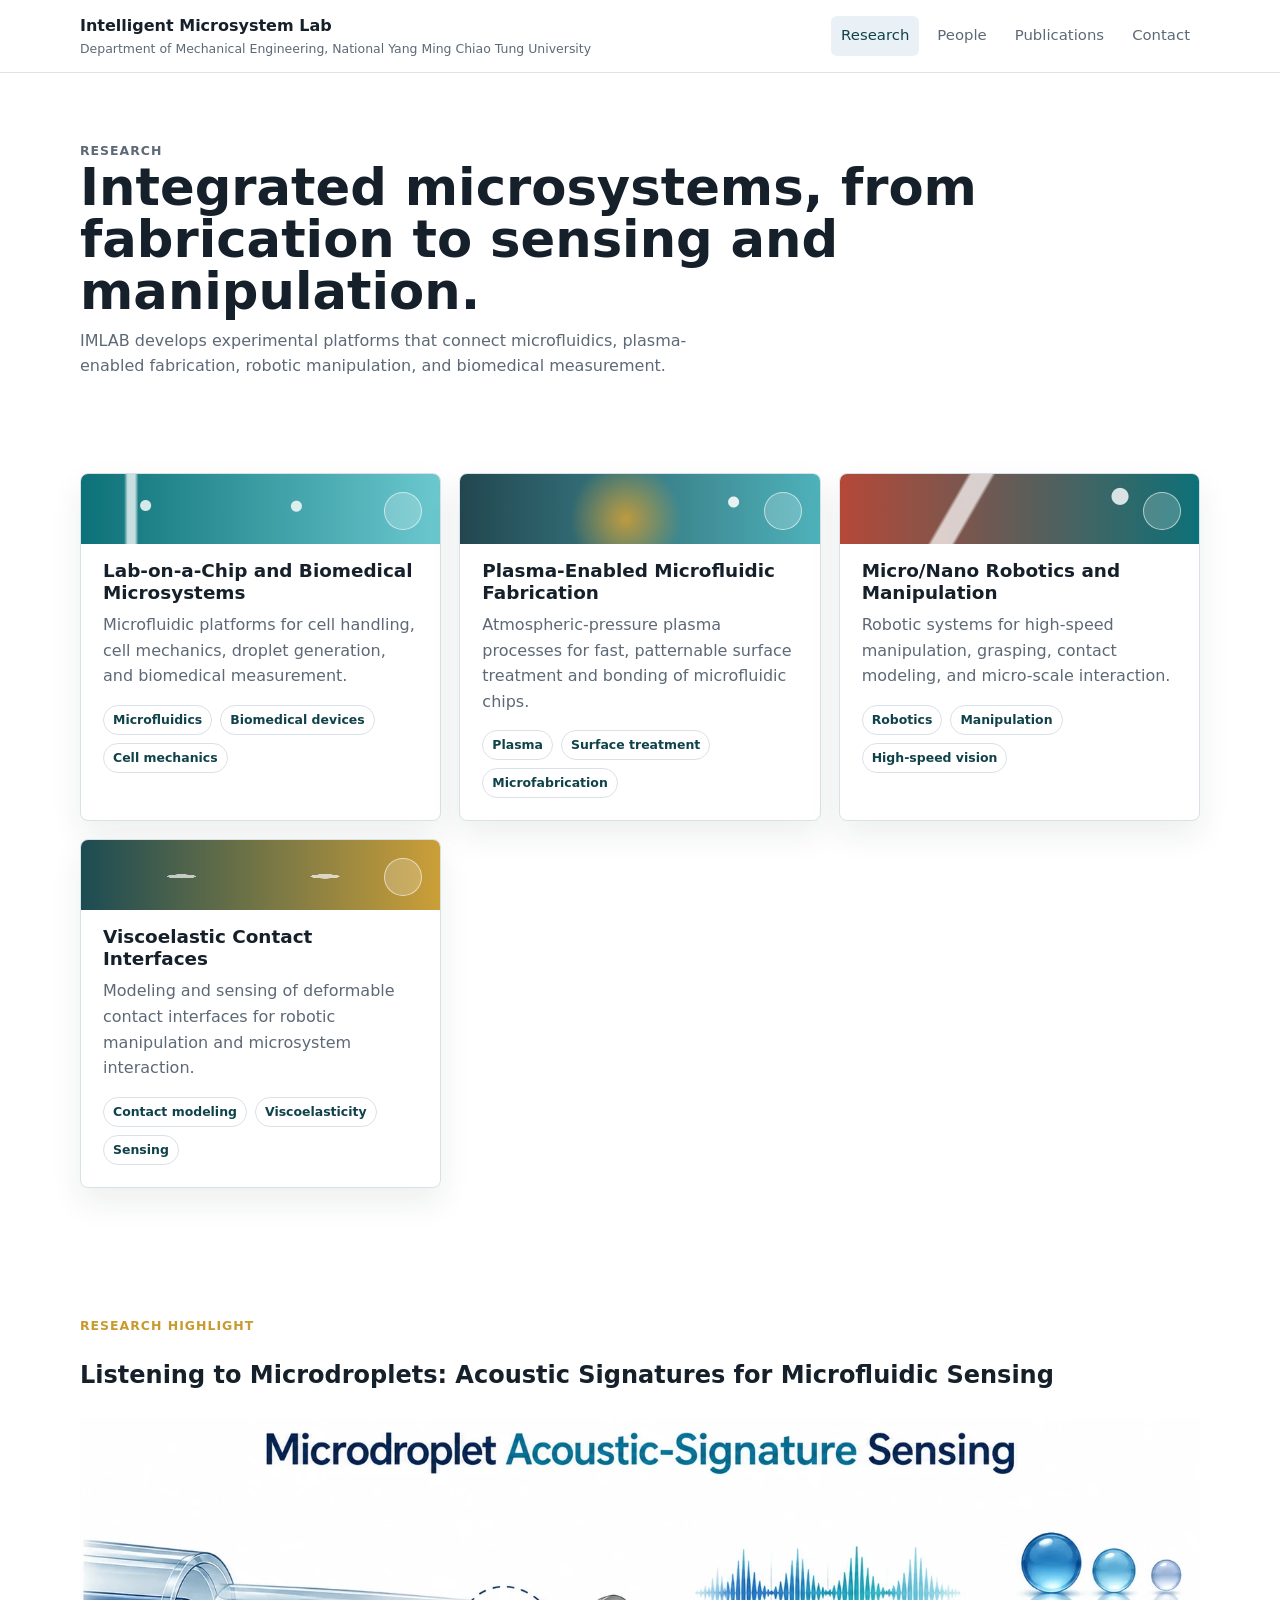
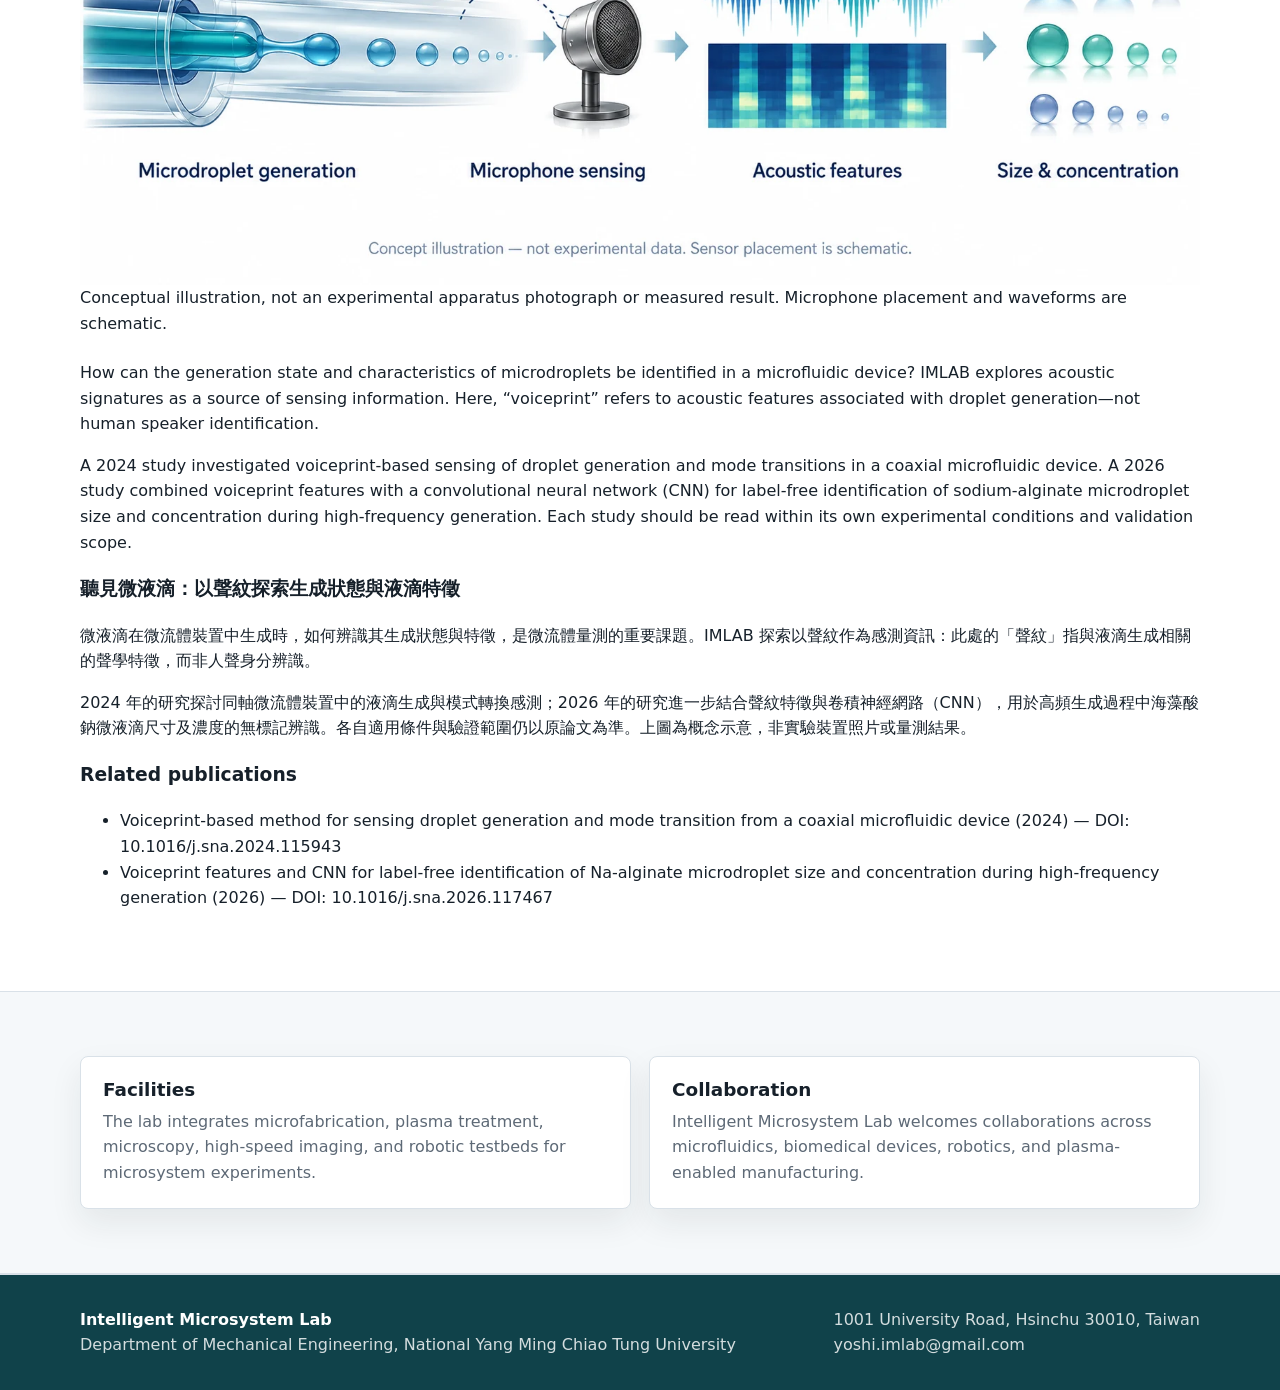
<file: research/index.html>
<!DOCTYPE html><html lang="en"> <head><meta charset="UTF-8"><meta name="description" content="Discover IMLAB research in microfluidic acoustic sensing, plasma-enabled fabrication, biomedical microsystems, and robotic sensing and manipulation."><link rel="canonical" href="https://imlab-nycu.github.io/research/"><meta property="og:type" content="website"><meta property="og:site_name" content="Intelligent Microsystem Lab"><meta property="og:title" content="Research | IMLAB at NYCU"><meta property="og:description" content="Discover IMLAB research in microfluidic acoustic sensing, plasma-enabled fabrication, biomedical microsystems, and robotic sensing and manipulation."><meta property="og:url" content="https://imlab-nycu.github.io/research/"><meta property="og:image" content="https://imlab-nycu.github.io/images/imlab-share.png"><meta property="og:image:width" content="1200"><meta property="og:image:height" content="630"><meta property="og:image:alt" content="IMLAB at NYCU — Microfluidics, Plasma, Robotics"><meta name="twitter:card" content="summary_large_image"><meta name="twitter:image" content="https://imlab-nycu.github.io/images/imlab-share.png"><script type="application/ld+json">{"@context":"https://schema.org","@graph":[{"@type":"Organization","@id":"https://imlab-nycu.github.io/#lab","name":"Intelligent Microsystem Lab","alternateName":"IMLAB","url":"https://imlab-nycu.github.io/","parentOrganization":{"@type":"CollegeOrUniversity","name":"National Yang Ming Chiao Tung University","url":"https://www.nycu.edu.tw/"}},{"@type":"Person","@id":"https://dylantsai.web.nycu.edu.tw/#person","name":"Chia-Hung Dylan Tsai","alternateName":"蔡佳宏","url":"https://dylantsai.web.nycu.edu.tw/","jobTitle":"Associate Professor","affiliation":{"@type":"CollegeOrUniversity","name":"National Yang Ming Chiao Tung University"},"sameAs":["https://orcid.org/0000-0002-8840-3984","https://scholar.google.com/citations?hl=en&user=gZ44feUAAAAJ"],"memberOf":{"@id":"https://imlab-nycu.github.io/#lab"}}]}</script><meta name="viewport" content="width=device-width, initial-scale=1.0"><title>Research | IMLAB at NYCU</title><link rel="stylesheet" href="/assets/BaseLayout.DMJ_rRu-.css"></head> <body> <div class="site-shell"> <header class="topbar"> <nav class="nav" aria-label="Main navigation"> <a class="brand" href="/"> <strong>Intelligent Microsystem Lab</strong> <span>Department of Mechanical Engineering, National Yang Ming Chiao Tung University</span> </a> <div class="nav-links"> <a href="/research/" aria-current="page"> Research </a><a href="/people/"> People </a><a href="/publications/"> Publications </a><a href="/contact/"> Contact </a> </div> </nav> </header> <main>  <header class="page-title"> <p class="section-kicker">Research</p> <h1>Integrated microsystems, from fabrication to sensing and manipulation.</h1> <p>
IMLAB develops experimental platforms that connect microfluidics, plasma-enabled
      fabrication, robotic manipulation, and biomedical measurement.
</p> </header> <section class="section"> <div class="grid"> <article class="card project-card project-card-1"> <div class="project-mark" aria-hidden="true"></div> <h3>Lab-on-a-Chip and Biomedical Microsystems</h3> <p>Microfluidic platforms for cell handling, cell mechanics, droplet generation, and biomedical measurement.</p> <div class="tags"> <span class="tag">Microfluidics</span><span class="tag">Biomedical devices</span><span class="tag">Cell mechanics</span> </div> </article><article class="card project-card project-card-2"> <div class="project-mark" aria-hidden="true"></div> <h3>Plasma-Enabled Microfluidic Fabrication</h3> <p>Atmospheric-pressure plasma processes for fast, patternable surface treatment and bonding of microfluidic chips.</p> <div class="tags"> <span class="tag">Plasma</span><span class="tag">Surface treatment</span><span class="tag">Microfabrication</span> </div> </article><article class="card project-card project-card-3"> <div class="project-mark" aria-hidden="true"></div> <h3>Micro/Nano Robotics and Manipulation</h3> <p>Robotic systems for high-speed manipulation, grasping, contact modeling, and micro-scale interaction.</p> <div class="tags"> <span class="tag">Robotics</span><span class="tag">Manipulation</span><span class="tag">High-speed vision</span> </div> </article><article class="card project-card project-card-4"> <div class="project-mark" aria-hidden="true"></div> <h3>Viscoelastic Contact Interfaces</h3> <p>Modeling and sensing of deformable contact interfaces for robotic manipulation and microsystem interaction.</p> <div class="tags"> <span class="tag">Contact modeling</span><span class="tag">Viscoelasticity</span><span class="tag">Sensing</span> </div> </article> </div> </section> <section class="section" id="microdroplet-acoustic-sensing"> <p class="section-kicker">Research highlight</p> <h2>Listening to Microdroplets: Acoustic Signatures for Microfluidic Sensing</h2> <figure style="margin: 1.5rem 0;"> <img src="/images/research/microdroplet-acoustic-concept.webp" width="1600" height="667" loading="lazy" style="width:100%;height:auto;" alt="Conceptual workflow: microdroplet generation, microphone sensing, acoustic feature analysis, and size and concentration identification."> <figcaption>Conceptual illustration, not an experimental apparatus photograph or measured result. Microphone placement and waveforms are schematic.</figcaption> </figure> <p>How can the generation state and characteristics of microdroplets be identified in a microfluidic device? IMLAB explores acoustic signatures as a source of sensing information. Here, “voiceprint” refers to acoustic features associated with droplet generation—not human speaker identification.</p> <p>A 2024 study investigated voiceprint-based sensing of droplet generation and mode transitions in a coaxial microfluidic device. A 2026 study combined voiceprint features with a convolutional neural network (CNN) for label-free identification of sodium-alginate microdroplet size and concentration during high-frequency generation. Each study should be read within its own experimental conditions and validation scope.</p> <div lang="zh-Hant"> <h3>聽見微液滴：以聲紋探索生成狀態與液滴特徵</h3> <p>微液滴在微流體裝置中生成時，如何辨識其生成狀態與特徵，是微流體量測的重要課題。IMLAB 探索以聲紋作為感測資訊：此處的「聲紋」指與液滴生成相關的聲學特徵，而非人聲身分辨識。</p> <p>2024 年的研究探討同軸微流體裝置中的液滴生成與模式轉換感測；2026 年的研究進一步結合聲紋特徵與卷積神經網路（CNN），用於高頻生成過程中海藻酸鈉微液滴尺寸及濃度的無標記辨識。各自適用條件與驗證範圍仍以原論文為準。上圖為概念示意，非實驗裝置照片或量測結果。</p> </div> <h3>Related publications</h3> <ul> <li><a href="https://doi.org/10.1016/j.sna.2024.115943">Voiceprint-based method for sensing droplet generation and mode transition from a coaxial microfluidic device (2024)</a> — DOI: 10.1016/j.sna.2024.115943</li> <li><a href="https://doi.org/10.1016/j.sna.2026.117467">Voiceprint features and CNN for label-free identification of Na-alginate microdroplet size and concentration during high-frequency generation (2026)</a> — DOI: 10.1016/j.sna.2026.117467</li> </ul> </section> <section class="band"> <div class="section"> <div class="grid two"> <article class="card"> <h3>Facilities</h3> <p>
The lab integrates microfabrication, plasma treatment, microscopy,
            high-speed imaging, and robotic testbeds for microsystem experiments.
</p> </article> <article class="card"> <h3>Collaboration</h3> <p> Intelligent Microsystem Lab welcomes collaborations across microfluidics, biomedical
            devices, robotics, and plasma-enabled manufacturing.
</p> </article> </div> </div> </section>  </main> <footer class="footer"> <div class="footer-inner"> <div> <strong>Intelligent Microsystem Lab</strong> <div>Department of Mechanical Engineering, National Yang Ming Chiao Tung University</div> </div> <div> 1001 University Road, Hsinchu 30010, Taiwan<br> <a href="mailto:yoshi.imlab@gmail.com">yoshi.imlab@gmail.com</a> </div> </div> </footer> </div> <script data-goatcounter="https://imlab-nycu.goatcounter.com/count" async src="https://gc.zgo.at/count.js"></script> </body> </html>
</file>
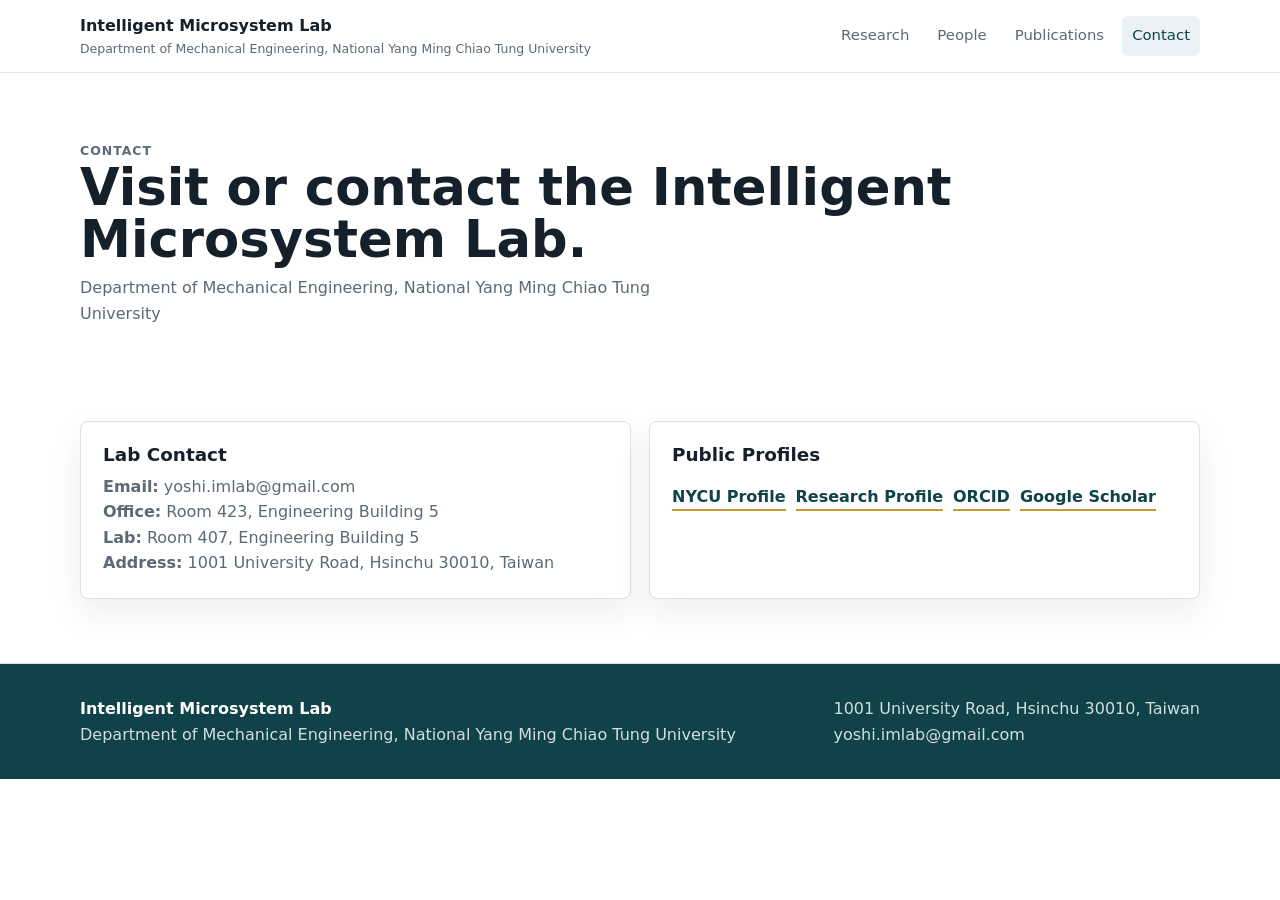
<file: imlab-website/contact/index.html>
<!doctype html><html lang="en"><head><meta charset="utf-8"><title>IMLAB — page moved</title><meta name="robots" content="noindex"><link rel="canonical" href="https://imlab-nycu.github.io/contact/"><noscript><meta http-equiv="refresh" content="0;url=https://imlab-nycu.github.io/contact/"></noscript><script>location.replace("https://imlab-nycu.github.io/contact/" + location.search + location.hash);</script></head><body><p>This page has moved. <a href="https://imlab-nycu.github.io/contact/">Continue to IMLAB</a>.</p></body></html>
</file>
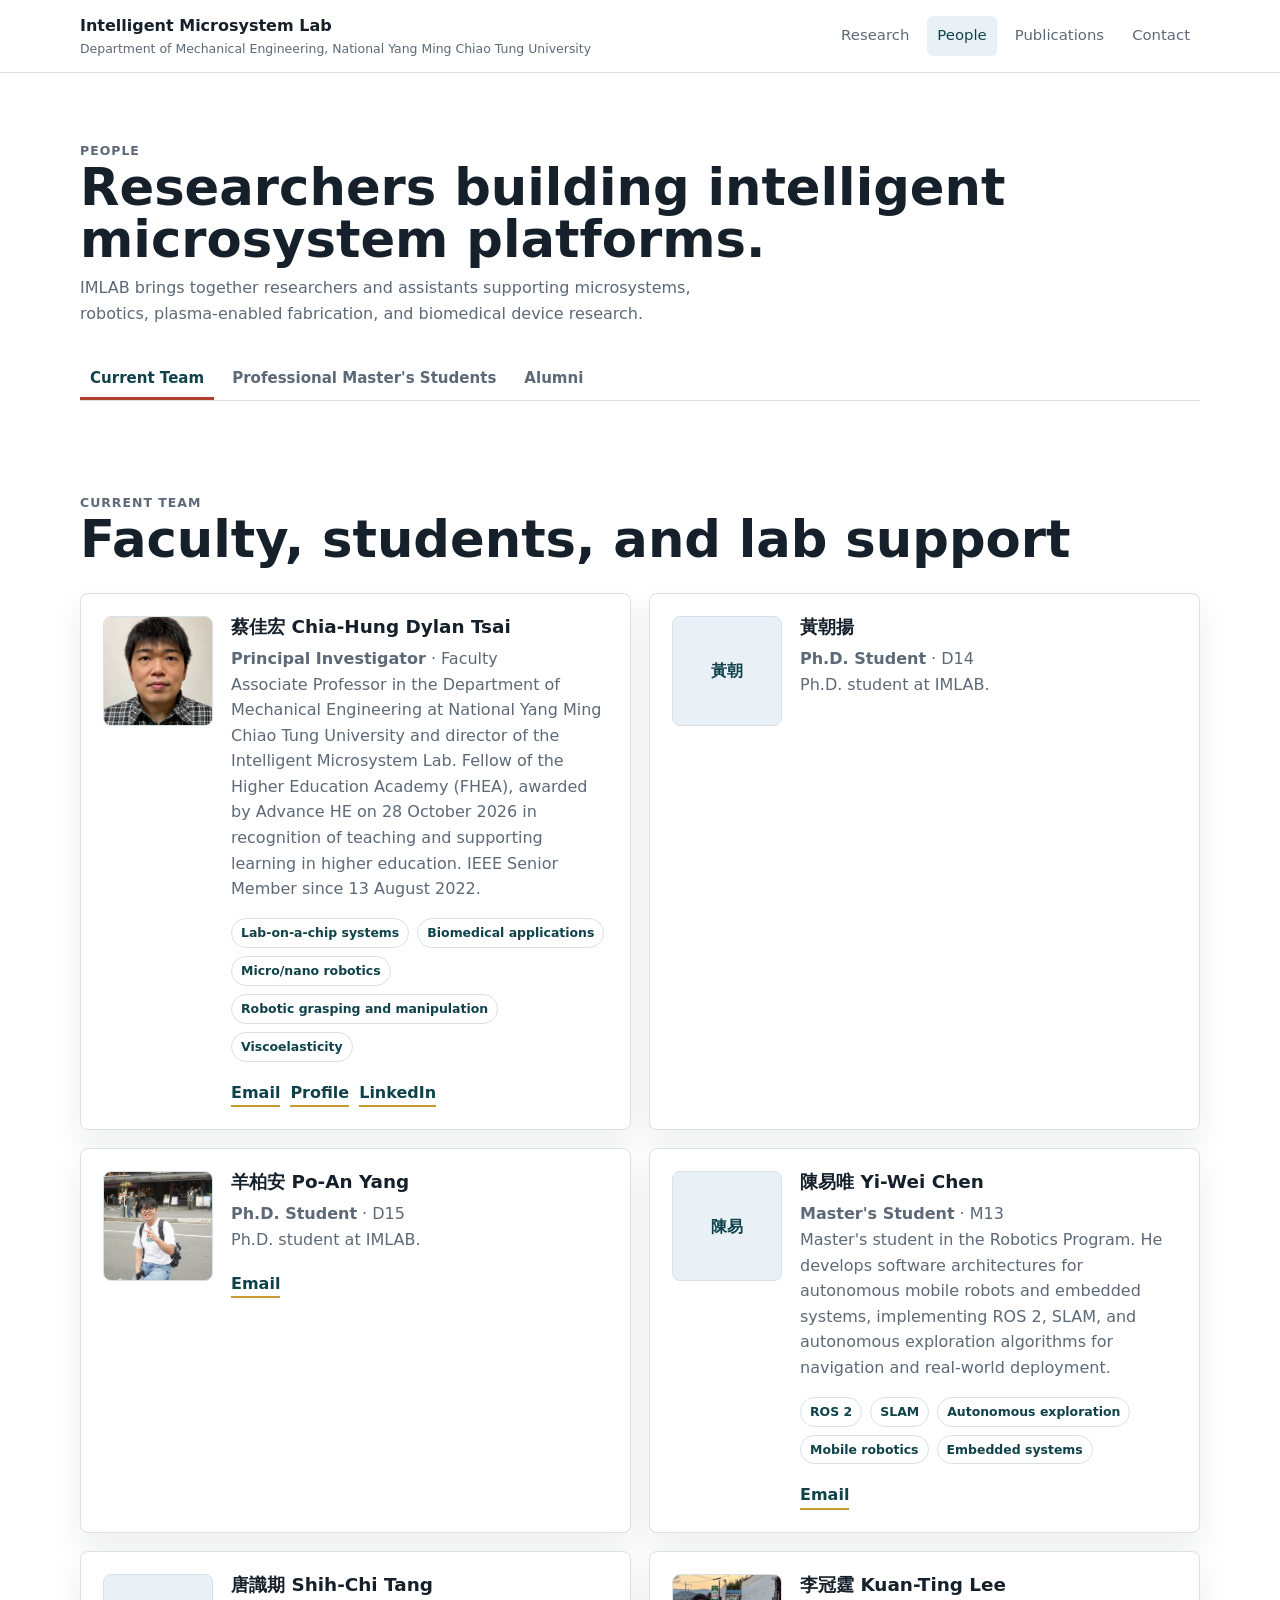
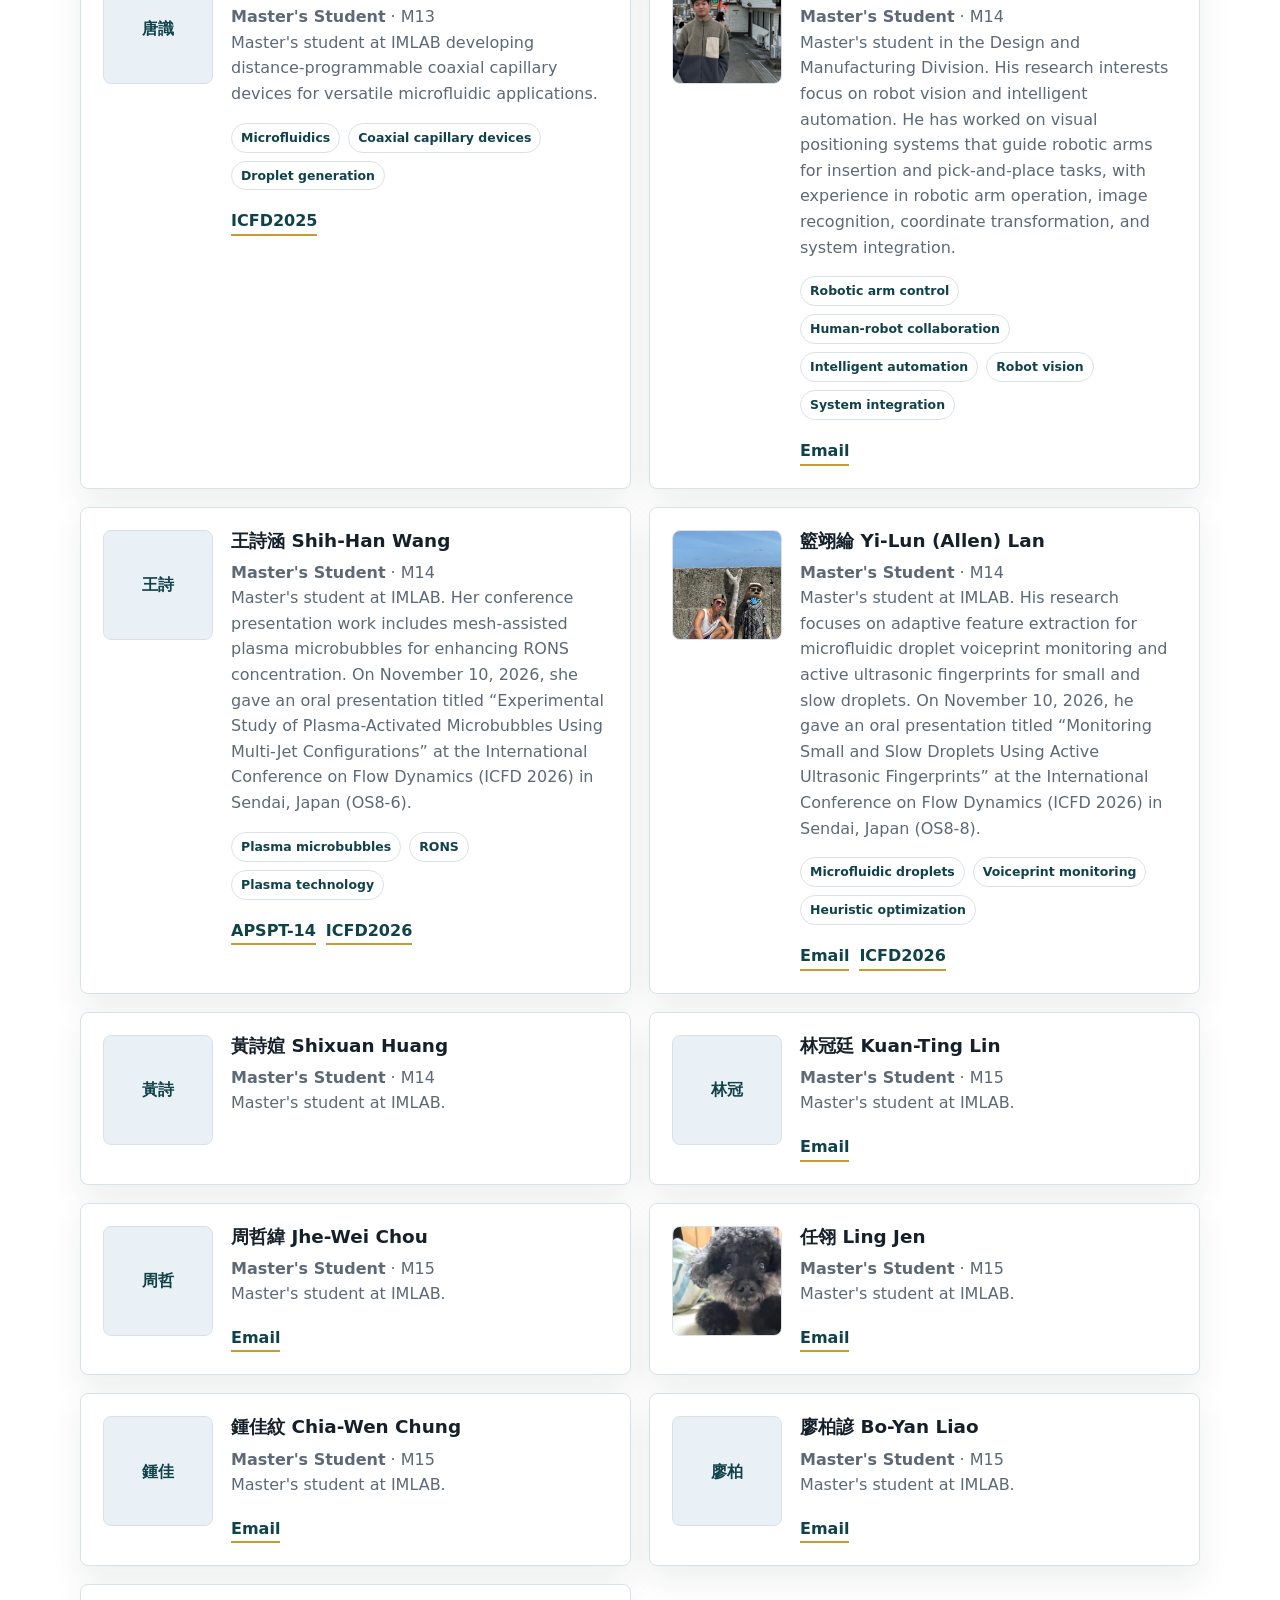
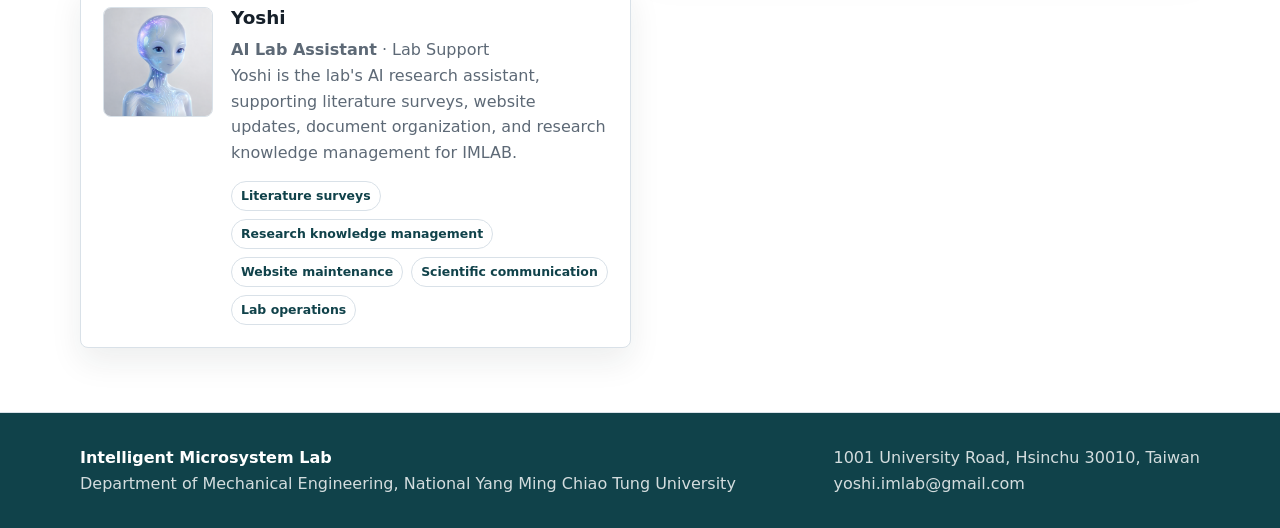
<file: imlab-website/people/index.html>
<!doctype html><html lang="en"><head><meta charset="utf-8"><title>IMLAB — page moved</title><meta name="robots" content="noindex"><link rel="canonical" href="https://imlab-nycu.github.io/people/"><noscript><meta http-equiv="refresh" content="0;url=https://imlab-nycu.github.io/people/"></noscript><script>location.replace("https://imlab-nycu.github.io/people/" + location.search + location.hash);</script></head><body><p>This page has moved. <a href="https://imlab-nycu.github.io/people/">Continue to IMLAB</a>.</p></body></html>
</file>
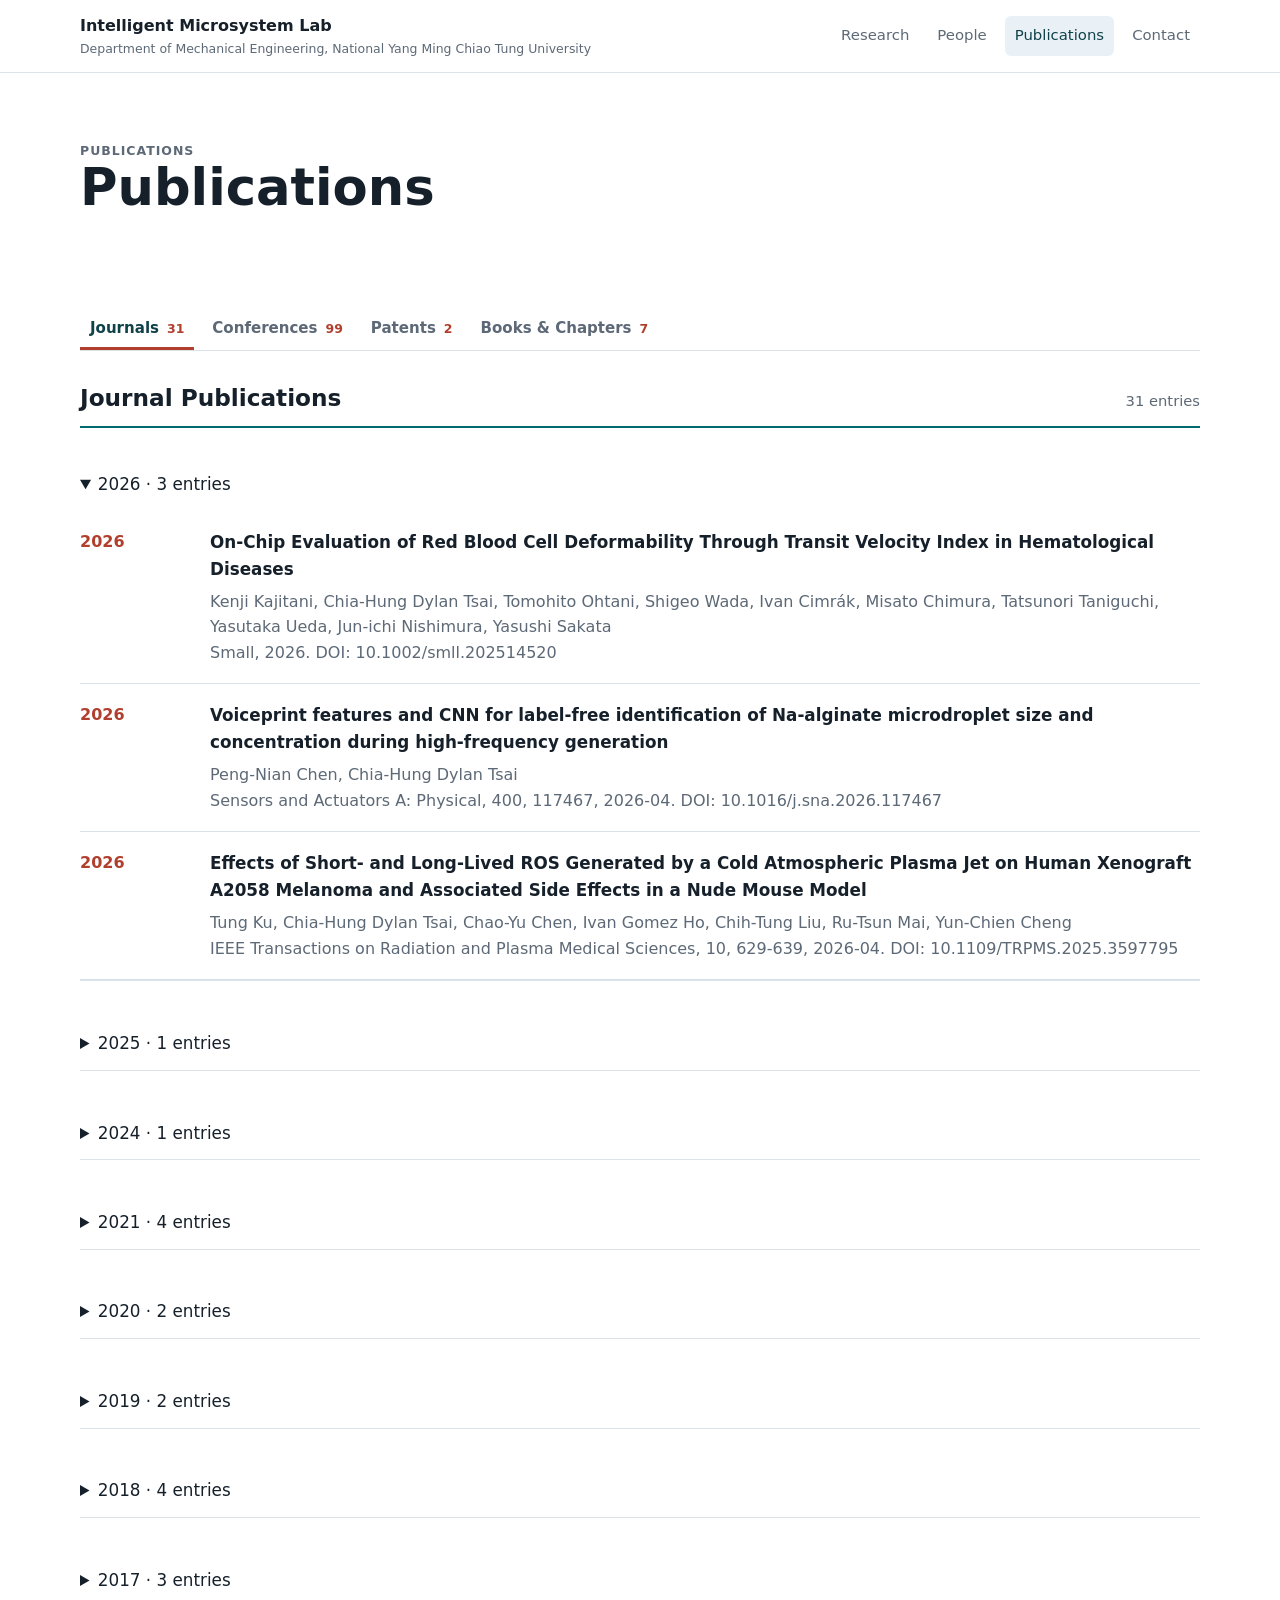
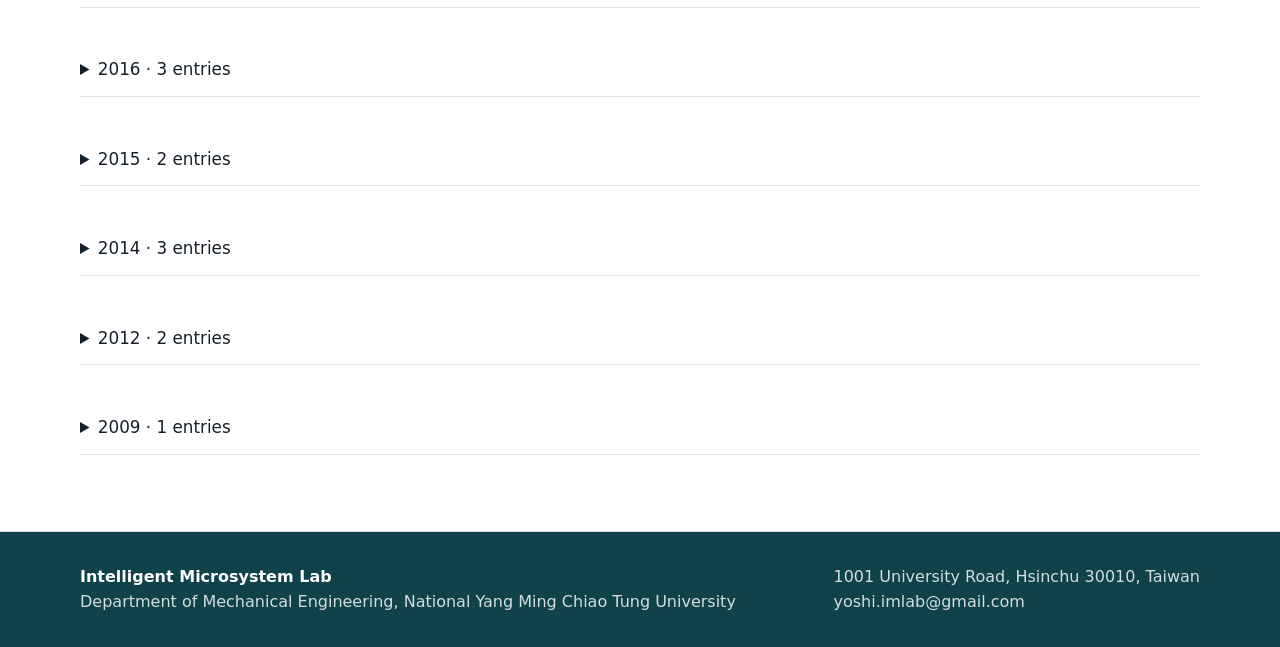
<file: imlab-website/publications/index.html>
<!doctype html><html lang="en"><head><meta charset="utf-8"><title>IMLAB — page moved</title><meta name="robots" content="noindex"><link rel="canonical" href="https://imlab-nycu.github.io/publications/"><noscript><meta http-equiv="refresh" content="0;url=https://imlab-nycu.github.io/publications/"></noscript><script>location.replace("https://imlab-nycu.github.io/publications/" + location.search + location.hash);</script></head><body><p>This page has moved. <a href="https://imlab-nycu.github.io/publications/">Continue to IMLAB</a>.</p></body></html>
</file>
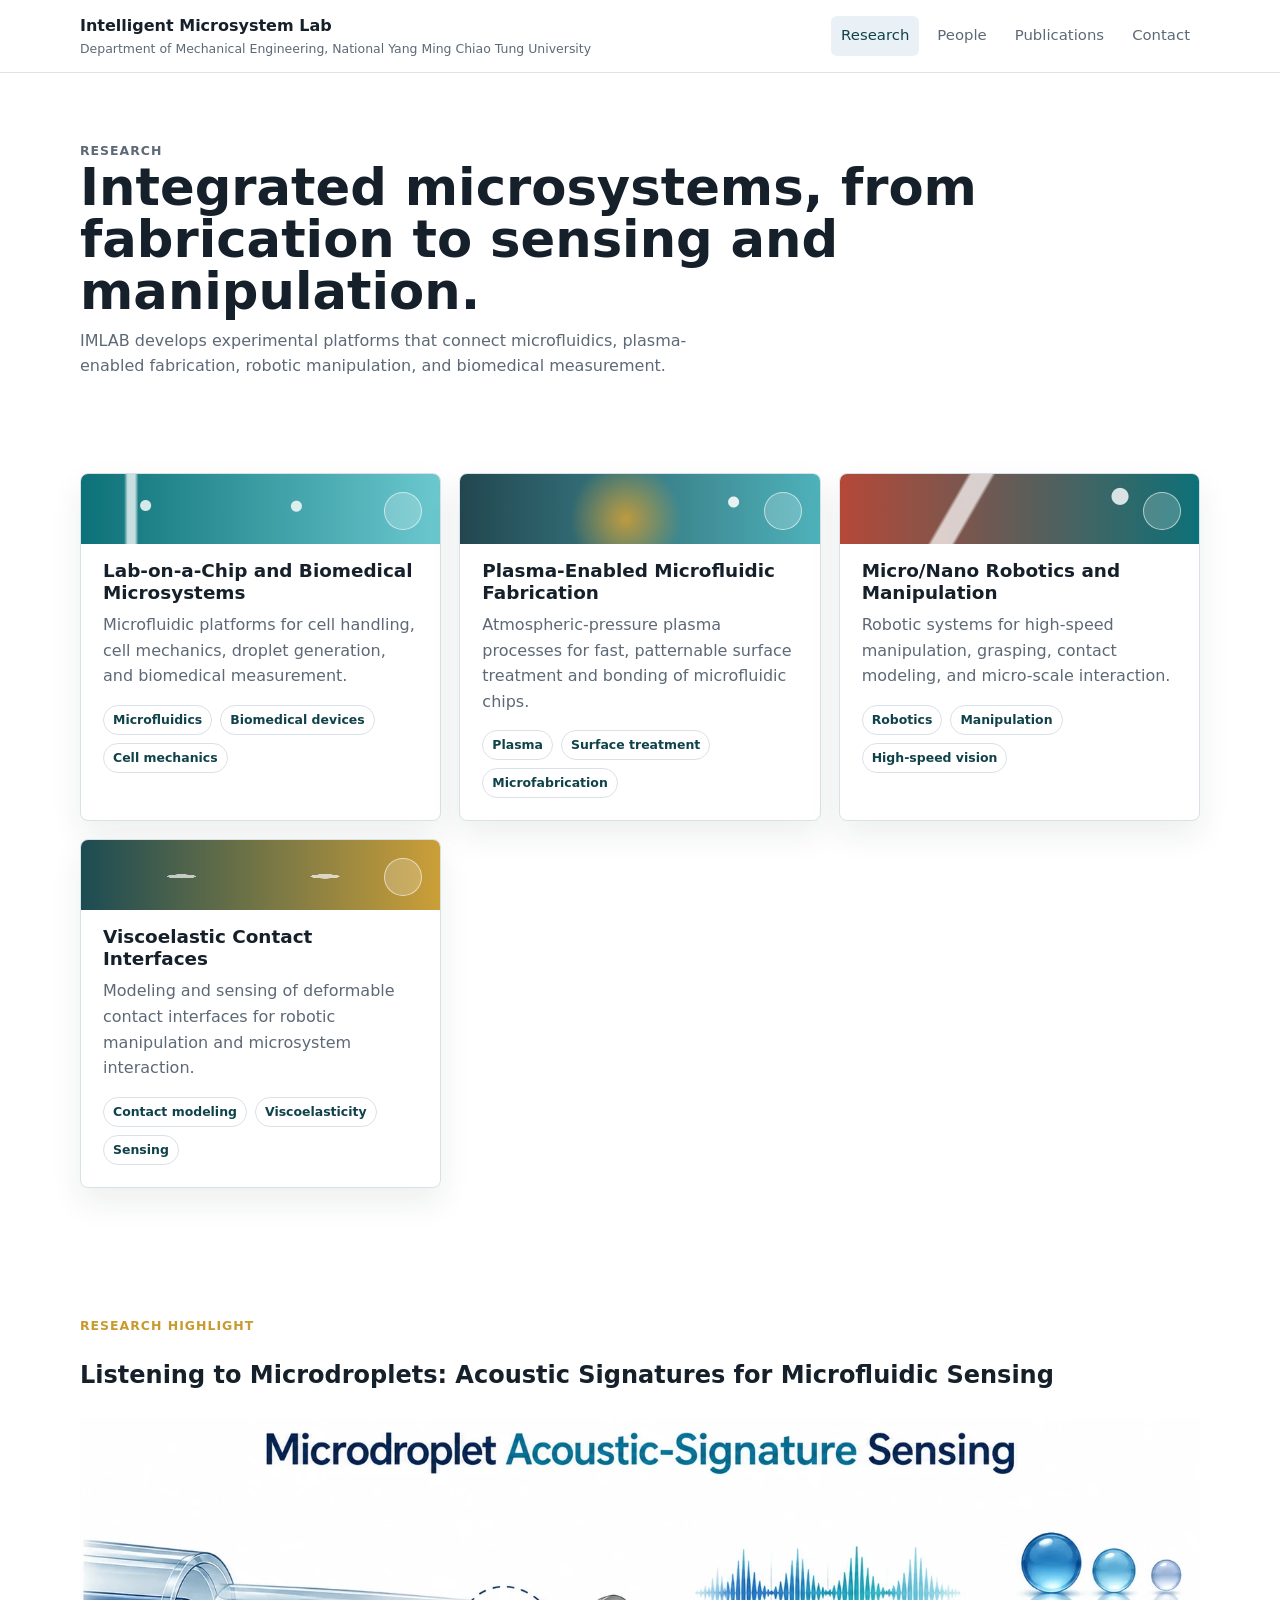
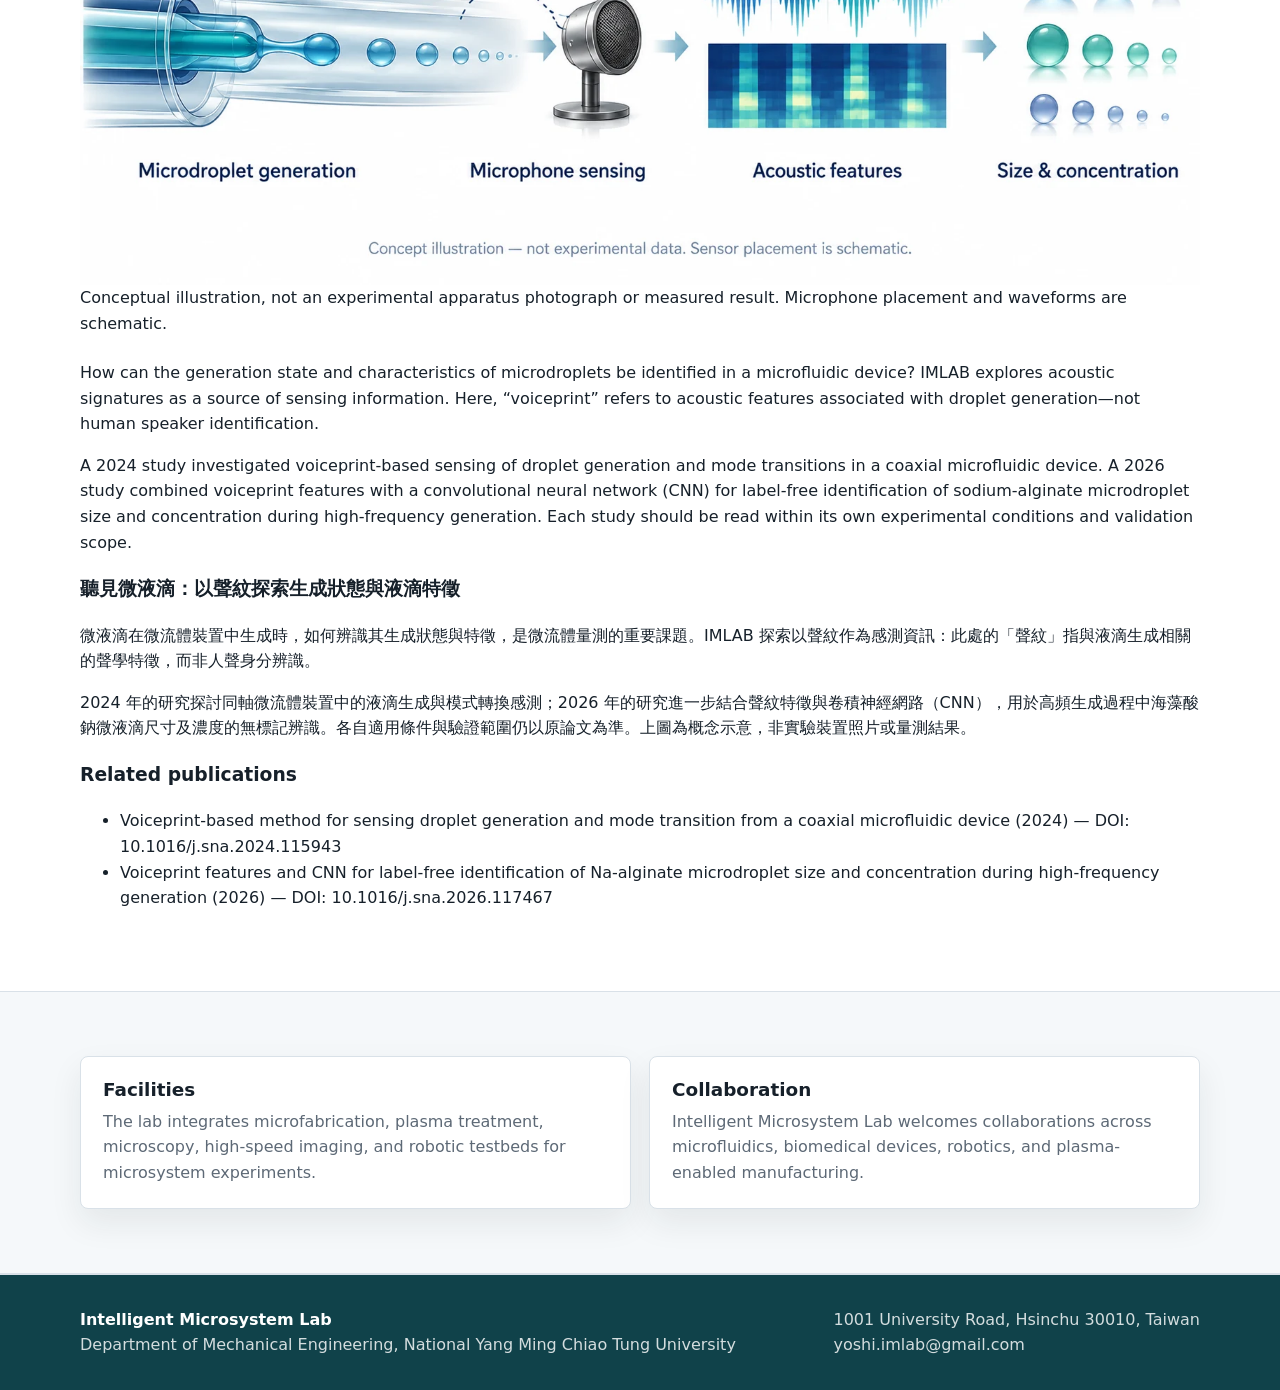
<file: imlab-website/research/index.html>
<!doctype html><html lang="en"><head><meta charset="utf-8"><title>IMLAB — page moved</title><meta name="robots" content="noindex"><link rel="canonical" href="https://imlab-nycu.github.io/research/"><noscript><meta http-equiv="refresh" content="0;url=https://imlab-nycu.github.io/research/"></noscript><script>location.replace("https://imlab-nycu.github.io/research/" + location.search + location.hash);</script></head><body><p>This page has moved. <a href="https://imlab-nycu.github.io/research/">Continue to IMLAB</a>.</p></body></html>
</file>
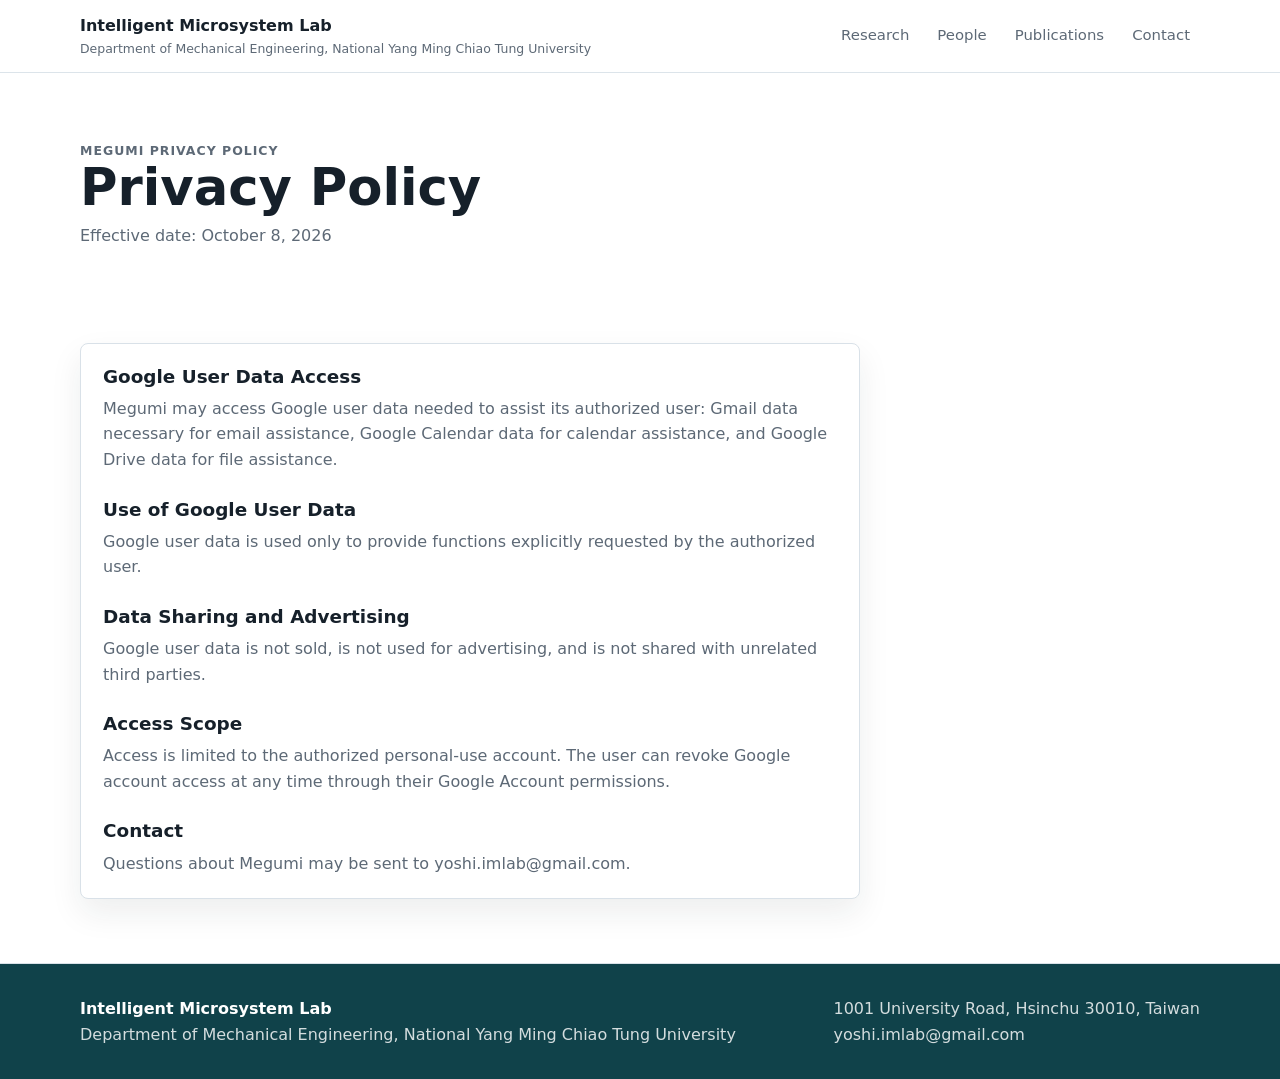
<file: megumi/privacy/index.html>
<!DOCTYPE html><html lang="en"> <head><meta charset="UTF-8"><meta name="description" content="Privacy policy for Megumi, a private personal AI assistant operated by the Intelligent Microsystems Laboratory."><link rel="canonical" href="https://imlab-nycu.github.io/megumi/privacy/"><meta property="og:type" content="website"><meta property="og:site_name" content="Intelligent Microsystem Lab"><meta property="og:title" content="Megumi Privacy Policy | IMLAB at NYCU"><meta property="og:description" content="Privacy policy for Megumi, a private personal AI assistant operated by the Intelligent Microsystems Laboratory."><meta property="og:url" content="https://imlab-nycu.github.io/megumi/privacy/"><meta property="og:image" content="https://imlab-nycu.github.io/images/imlab-share.png"><meta property="og:image:width" content="1200"><meta property="og:image:height" content="630"><meta property="og:image:alt" content="IMLAB at NYCU — Microfluidics, Plasma, Robotics"><meta name="twitter:card" content="summary_large_image"><meta name="twitter:image" content="https://imlab-nycu.github.io/images/imlab-share.png"><script type="application/ld+json">{"@context":"https://schema.org","@graph":[{"@type":"Organization","@id":"https://imlab-nycu.github.io/#lab","name":"Intelligent Microsystem Lab","alternateName":"IMLAB","url":"https://imlab-nycu.github.io/","parentOrganization":{"@type":"CollegeOrUniversity","name":"National Yang Ming Chiao Tung University","url":"https://www.nycu.edu.tw/"}},{"@type":"Person","@id":"https://dylantsai.web.nycu.edu.tw/#person","name":"Chia-Hung Dylan Tsai","alternateName":"蔡佳宏","url":"https://dylantsai.web.nycu.edu.tw/","jobTitle":"Associate Professor","affiliation":{"@type":"CollegeOrUniversity","name":"National Yang Ming Chiao Tung University"},"sameAs":["https://orcid.org/0000-0002-8840-3984","https://scholar.google.com/citations?hl=en&user=gZ44feUAAAAJ"],"memberOf":{"@id":"https://imlab-nycu.github.io/#lab"}}]}</script><meta name="viewport" content="width=device-width, initial-scale=1.0"><title>Megumi Privacy Policy | IMLAB at NYCU</title><link rel="stylesheet" href="/assets/BaseLayout.DMJ_rRu-.css"></head> <body> <div class="site-shell"> <header class="topbar"> <nav class="nav" aria-label="Main navigation"> <a class="brand" href="/"> <strong>Intelligent Microsystem Lab</strong> <span>Department of Mechanical Engineering, National Yang Ming Chiao Tung University</span> </a> <div class="nav-links"> <a href="/research/"> Research </a><a href="/people/"> People </a><a href="/publications/"> Publications </a><a href="/contact/"> Contact </a> </div> </nav> </header> <main>  <header class="page-title"> <p class="section-kicker">Megumi Privacy Policy</p> <h1>Privacy Policy</h1> <p>Effective date: October 8, 2026</p> </header> <section class="section"> <article class="card megumi-card"> <h3>Google User Data Access</h3> <p>
Megumi may access Google user data needed to assist its authorized user:
        Gmail data necessary for email assistance, Google Calendar data for
        calendar assistance, and Google Drive data for file assistance.
</p> <h3>Use of Google User Data</h3> <p>
Google user data is used only to provide functions explicitly requested
        by the authorized user.
</p> <h3>Data Sharing and Advertising</h3> <p>
Google user data is not sold, is not used for advertising, and is not
        shared with unrelated third parties.
</p> <h3>Access Scope</h3> <p>
Access is limited to the authorized personal-use account. The user can
        revoke Google account access at any time through their Google Account
        permissions.
</p> <h3>Contact</h3> <p>
Questions about Megumi may be sent to yoshi.imlab@gmail.com.
</p> </article> </section>  </main> <footer class="footer"> <div class="footer-inner"> <div> <strong>Intelligent Microsystem Lab</strong> <div>Department of Mechanical Engineering, National Yang Ming Chiao Tung University</div> </div> <div> 1001 University Road, Hsinchu 30010, Taiwan<br> <a href="mailto:yoshi.imlab@gmail.com">yoshi.imlab@gmail.com</a> </div> </div> </footer> </div> <script data-goatcounter="https://imlab-nycu.goatcounter.com/count" async src="https://gc.zgo.at/count.js"></script> </body> </html>
</file>
<file: assets/BaseLayout.DMJ_rRu-.css>
:root{color-scheme:light;--ink: #16202a;--muted: #5d6976;--line: #d9e1e8;--panel: #f5f8fa;--panel-strong: #eaf1f6;--brand: #006a71;--brand-deep: #10424a;--accent: #b13f2e;--gold: #c99a2e;--white: #ffffff;--shadow: 0 14px 32px rgba(22, 32, 42, .08);font-family:Inter,ui-sans-serif,system-ui,-apple-system,BlinkMacSystemFont,Segoe UI,sans-serif}*{box-sizing:border-box}html{scroll-behavior:smooth}body{margin:0;color:var(--ink);background:var(--white);line-height:1.6}a{color:inherit;text-decoration:none}img{display:block;max-width:100%}.site-shell{min-height:100vh}.topbar{position:sticky;top:0;z-index:20;border-bottom:1px solid rgba(217,225,232,.9);background:#fffffff0;backdrop-filter:blur(16px)}.nav{display:flex;align-items:center;justify-content:space-between;width:min(1120px,calc(100% - 32px));min-height:72px;margin:0 auto;gap:24px}.brand{display:grid;gap:0}.brand strong{font-size:1rem;letter-spacing:0}.brand span{color:var(--muted);font-size:.78rem}.nav-links{display:flex;align-items:center;gap:8px;flex-wrap:wrap;justify-content:flex-end}.nav-links a{border-radius:6px;color:var(--muted);font-size:.93rem;padding:8px 10px}.nav-links a:hover,.nav-links a[aria-current=page]{background:var(--panel-strong);color:var(--brand-deep)}.hero{position:relative;overflow:hidden;border-bottom:1px solid var(--line);background:linear-gradient(90deg,#0c232af0,#0c232ad1 42%,#0c232a38),linear-gradient(180deg,#0c232a1a,#0c232acc),var(--hero-image),var(--brand-deep);background-position:center;background-size:cover;color:var(--white);min-height:680px}.hero:after{content:"";position:absolute;inset:0;height:auto;background:linear-gradient(90deg,rgba(255,255,255,.08) 1px,transparent 1px),linear-gradient(0deg,rgba(255,255,255,.08) 1px,transparent 1px);background-size:54px 54px;mask-image:linear-gradient(90deg,black,transparent 72%);pointer-events:none}.hero-inner{position:relative;z-index:1;display:grid;grid-template-columns:minmax(0,1fr) 330px;align-items:end;width:min(1120px,calc(100% - 32px));margin:0 auto;gap:48px;padding:96px 0 64px}.hero-kicker,.section-kicker{margin:0 0 10px;color:var(--gold);font-size:.78rem;font-weight:800;letter-spacing:.08em;text-transform:uppercase}.hero h1{max-width:840px;margin:0;font-size:clamp(2.4rem,6.6vw,5.9rem);line-height:.95;text-shadow:0 12px 42px rgba(0,0,0,.35)}.hero p{max-width:680px;margin:24px 0 0;color:#ffffffdb;font-size:clamp(1.02rem,2vw,1.22rem)}.hero-actions{display:flex;flex-wrap:wrap;gap:12px;margin-top:28px}.button{display:inline-flex;align-items:center;justify-content:center;min-height:42px;border:1px solid transparent;border-radius:6px;padding:9px 14px;font-weight:700}.button.primary{background:var(--white);color:var(--brand-deep)}.button.secondary{border-color:#ffffff6b;color:var(--white);background:#ffffff14}.portrait{overflow:hidden;border:1px solid rgba(255,255,255,.35);border-radius:8px;background:#ffffff1f;box-shadow:0 20px 52px #0000003d}.portrait img{width:100%;aspect-ratio:4 / 5;object-fit:cover}.portrait figcaption{padding:12px 14px;color:#ffffffd1;font-size:.9rem}.hero-panel{display:grid;gap:12px;align-self:stretch}.hero-panel div{border:1px solid rgba(255,255,255,.26);border-radius:8px;background:#081c2294;backdrop-filter:blur(16px);padding:18px}.hero-panel span{color:var(--gold);font-size:.78rem;font-weight:800;text-transform:uppercase}.hero-panel strong{display:block;margin-top:6px;color:var(--white);font-size:2.2rem;line-height:1}.hero-panel p{margin:8px 0 0;color:#ffffffc7;font-size:.92rem}.visual-strip{position:relative;z-index:2;margin-top:-64px}.visual-strip-inner{display:grid;grid-template-columns:repeat(3,minmax(0,1fr));gap:14px;width:min(1120px,calc(100% - 32px));margin:0 auto}.visual-strip article{display:grid;grid-template-columns:66px minmax(0,1fr);gap:16px;align-items:center;min-height:126px;border:1px solid rgba(217,225,232,.92);border-radius:8px;background:#fffffff0;box-shadow:var(--shadow);padding:18px}.visual-strip h2{margin:0 0 4px;font-size:1rem;line-height:1.2}.visual-strip p{margin:0;color:var(--muted);font-size:.92rem;line-height:1.45}.visual-icon{position:relative;width:66px;aspect-ratio:1;overflow:hidden;border:1px solid var(--line);border-radius:8px;background:var(--panel)}.visual-icon.channels{background:radial-gradient(circle at 28% 28%,#7fcdd2 0 6px,transparent 7px),radial-gradient(circle at 72% 70%,#c99a2e 0 6px,transparent 7px),linear-gradient(90deg,transparent 46%,#006a71 47% 53%,transparent 54%),linear-gradient(0deg,transparent 46%,#006a71 47% 53%,transparent 54%),var(--panel)}.visual-icon.plasma{background:radial-gradient(circle at 50% 78%,rgba(201,154,46,.92),transparent 24%),radial-gradient(circle at 50% 48%,rgba(99,210,220,.9),transparent 33%),linear-gradient(180deg,#173d47,#f4f8fa)}.visual-icon.plasma:before{content:"";position:absolute;inset:10px 28px 20px;border-radius:999px;background:#ffffffd1;box-shadow:0 20px 26px #7edde2cc}.visual-icon.robotics{background:linear-gradient(35deg,transparent 40%,#006a71 41% 47%,transparent 48%),radial-gradient(circle at 68% 30%,#b13f2e 0 7px,transparent 8px),radial-gradient(circle at 28% 70%,#c99a2e 0 8px,transparent 9px),var(--panel)}.section{width:min(1120px,calc(100% - 32px));margin:0 auto;padding:64px 0}.section-header{display:flex;align-items:end;justify-content:space-between;gap:32px;margin-bottom:28px}.section-header h2,.page-title h1{margin:0;font-size:clamp(2rem,4vw,3.4rem);line-height:1.02}.section-header p,.page-title p{max-width:620px;margin:10px 0 0;color:var(--muted)}.grid{display:grid;grid-template-columns:repeat(3,minmax(0,1fr));gap:18px}.grid.two{grid-template-columns:repeat(2,minmax(0,1fr))}.card{min-height:100%;border:1px solid var(--line);border-radius:8px;background:var(--white);padding:22px;box-shadow:var(--shadow)}.card h3{margin:0 0 8px;font-size:1.15rem;line-height:1.2}.card p{margin:0;color:var(--muted)}.megumi-card{max-width:780px}.megumi-card h3{margin-top:26px}.megumi-card h3:first-child{margin-top:0}.megumi-card p+p{margin-top:14px}.project-card{position:relative;overflow:hidden;padding-top:86px}.project-card:before{content:"";position:absolute;inset:0 0 auto;height:70px;opacity:.95}.project-card-1:before{background:radial-gradient(circle at 18% 45%,rgba(255,255,255,.82) 0 5px,transparent 6px),radial-gradient(circle at 60% 46%,rgba(255,255,255,.82) 0 5px,transparent 6px),linear-gradient(90deg,transparent 12%,rgba(255,255,255,.76) 13% 15%,transparent 16%),linear-gradient(90deg,#006a71,#63c5cc)}.project-card-2:before{background:radial-gradient(circle at 76% 40%,rgba(255,255,255,.88) 0 5px,transparent 6px),radial-gradient(circle at 46% 64%,rgba(201,154,46,.9),transparent 28%),linear-gradient(90deg,#173d47,#45aeb7)}.project-card-3:before{background:linear-gradient(120deg,transparent 32%,rgba(255,255,255,.72) 33% 38%,transparent 39%),radial-gradient(circle at 78% 32%,rgba(255,255,255,.82) 0 8px,transparent 9px),linear-gradient(90deg,#b13f2e,#006a71)}.project-card-4:before{background:radial-gradient(ellipse at 28% 52%,rgba(255,255,255,.68) 0 14px,transparent 15px),radial-gradient(ellipse at 68% 52%,rgba(255,255,255,.68) 0 14px,transparent 15px),linear-gradient(90deg,#10424a,#c99a2e)}.project-mark{position:absolute;top:18px;right:18px;width:38px;aspect-ratio:1;border:1px solid rgba(255,255,255,.58);border-radius:999px;background:#fff3}.tags{display:flex;flex-wrap:wrap;gap:8px;margin-top:16px}.tag{border:1px solid var(--line);border-radius:999px;color:var(--brand-deep);font-size:.78rem;font-weight:700;padding:4px 9px}.band{border-block:1px solid var(--line);background:var(--panel)}.news-list,.pub-list{display:grid;gap:12px}.publication-groups{display:grid;gap:44px}.publication-tabs{margin-bottom:-16px}.publication-tab-list{display:flex;flex-wrap:wrap;gap:8px;border-bottom:1px solid var(--line)}.publication-tab{appearance:none;display:inline-flex;align-items:baseline;gap:8px;border:0;border-bottom:3px solid transparent;background:transparent;color:var(--muted);cursor:pointer;font:inherit;font-size:.94rem;font-weight:800;line-height:1.2;padding:12px 10px 10px}.publication-tab small{color:var(--accent);font-size:.78rem;font-weight:900}.publication-tab:hover,.publication-tab:focus-visible,.publication-tab.active{color:var(--brand-deep)}.publication-tab:focus-visible{outline:2px solid var(--gold);outline-offset:2px}.publication-tab.active{border-bottom-color:var(--accent)}.publication-section[hidden]{display:none}.publication-section-header{display:flex;align-items:baseline;justify-content:space-between;gap:16px;border-bottom:2px solid var(--brand);margin-bottom:18px;padding-bottom:10px}.publication-section-header h2{margin:0;font-size:1.45rem}.publication-section-header span{color:var(--muted);font-size:.92rem;white-space:nowrap}.news-item,.pub-item{display:grid;grid-template-columns:112px minmax(0,1fr);gap:18px;border-bottom:1px solid var(--line);padding:18px 0}.news-item:first-child,.pub-item:first-child{padding-top:0}.date,.year{color:var(--accent);font-weight:800}.news-content{display:grid;gap:14px}.news-content.has-image{grid-template-columns:180px minmax(0,1fr)}.news-gallery{display:grid;gap:8px}.news-gallery.multiple{grid-template-columns:repeat(2,minmax(0,1fr))}.news-image{width:100%;aspect-ratio:4 / 3;border:1px solid var(--line);border-radius:8px;object-fit:cover}.pub-item h3,.news-item h3{margin:0 0 6px;font-size:1.05rem}.news-item h3 a{color:inherit;text-decoration-color:color-mix(in srgb,var(--accent) 45%,transparent);text-underline-offset:3px}.news-item h3 a:hover{color:var(--accent)}.pub-item p,.news-item p{margin:0;color:var(--muted)}.person{display:grid;grid-template-columns:110px minmax(0,1fr);gap:18px}.people-tabs{width:min(1120px,calc(100% - 32px));margin:0 auto;padding:0 0 18px}.people-tab-list{display:flex;flex-wrap:wrap;gap:8px;border-bottom:1px solid var(--line)}.people-tab{appearance:none;border:0;border-bottom:3px solid transparent;background:transparent;color:var(--muted);cursor:pointer;font:inherit;font-size:.94rem;font-weight:800;line-height:1.2;padding:12px 10px 10px}.people-tab:hover,.people-tab:focus-visible,.people-tab.active{color:var(--brand-deep)}.people-tab:focus-visible{outline:2px solid var(--gold);outline-offset:2px}.people-tab.active{border-bottom-color:var(--accent)}.people-panel[hidden]{display:none}.program-list{display:grid;gap:18px}.program-group{border-top:2px solid var(--brand);padding-top:12px}.program-group-header{display:flex;align-items:baseline;justify-content:space-between;gap:16px;margin-bottom:10px}.program-group-header h3{margin:0;color:var(--brand-deep);font-size:1.08rem}.program-group-header span{color:var(--muted);font-size:.88rem;white-space:nowrap}.program-group ul{display:grid;grid-template-columns:repeat(3,minmax(0,1fr));gap:10px;list-style:none;margin:0;padding:0}.program-group li{display:grid;gap:4px;border:1px solid var(--line);border-radius:8px;background:var(--white);padding:12px 14px}.program-group strong{font-size:1rem}.program-group li>span{color:var(--muted);font-size:.86rem;font-weight:700}.program-group em,.alumni-badges span{width:fit-content;border:1px solid var(--line);border-radius:999px;color:var(--brand-deep);font-size:.74rem;font-style:normal;font-weight:800;line-height:1.2;padding:4px 8px}.program-group p{margin:2px 0 0;color:var(--muted);font-size:.82rem;line-height:1.35}.program-proposal span{color:var(--accent);font-weight:800;margin-right:8px}.program-keywords{display:flex;flex-wrap:wrap;gap:6px;margin-top:6px}.program-keywords span{border:1px solid var(--line);border-radius:999px;color:var(--brand-deep);font-size:.72rem;font-weight:800;line-height:1.2;padding:3px 7px}.alumni-list{display:grid;gap:22px}.alumni-group{border-top:2px solid var(--brand);padding-top:12px}.alumni-group-header{display:flex;align-items:baseline;justify-content:space-between;gap:16px;margin-bottom:8px}.alumni-group-header h3{margin:0;color:var(--brand-deep);font-size:1.08rem}.alumni-group-header span{color:var(--muted);font-size:.88rem;white-space:nowrap}.alumni-group ul{display:grid;grid-template-columns:repeat(2,minmax(0,1fr));gap:8px 14px;list-style:none;margin:0;padding:0}.alumni-group li{border:1px solid var(--line);border-radius:8px;background:var(--white);padding:12px 14px}.alumni-name-row{display:flex;align-items:baseline;justify-content:space-between;gap:12px}.alumni-name-row strong{font-size:1rem}.alumni-name-row span,.alumni-group li p{color:var(--muted);font-size:.86rem}.alumni-name-row span{white-space:nowrap}.alumni-badges{display:flex;flex-wrap:wrap;gap:6px;margin-top:6px}.alumni-group li p{margin:6px 0 0;line-height:1.45}.alumni-group li p span{color:var(--accent);font-weight:800;margin-right:8px}.alumni-links{display:flex;flex-wrap:wrap;gap:8px;margin-top:8px}.alumni-links a,.alumni-links span{border-bottom:2px solid var(--gold);color:var(--brand-deep);font-size:.84rem;font-weight:800}.avatar{width:110px;aspect-ratio:1;border:1px solid var(--line);border-radius:8px;background:var(--panel-strong);object-fit:cover}.avatar.placeholder{display:grid;place-items:center;color:var(--brand-deep);font-weight:800}.link-list{display:flex;flex-wrap:wrap;gap:10px;margin-top:18px}.link-list a,.link-list span{border-bottom:2px solid var(--gold);color:var(--brand-deep);font-weight:800}.page-title{width:min(1120px,calc(100% - 32px));margin:0 auto;padding:58px 0 30px}.footer{border-top:1px solid var(--line);background:var(--brand-deep);color:#ffffffd1}.footer-inner{display:flex;justify-content:space-between;gap:32px;width:min(1120px,calc(100% - 32px));margin:0 auto;padding:32px 0}.footer strong{color:var(--white)}@media(max-width:860px){.nav{align-items:flex-start;flex-direction:column;gap:12px;padding:14px 0}.nav-links{justify-content:flex-start}.hero-inner{grid-template-columns:1fr;padding-top:54px}.hero{min-height:auto}.visual-strip{margin-top:-28px}.visual-strip-inner{grid-template-columns:1fr}.section-header,.footer-inner{align-items:flex-start;flex-direction:column}.grid,.grid.two{grid-template-columns:1fr}.publication-tab-list{display:grid;grid-template-columns:1fr;border-bottom:0}.publication-tab{justify-content:space-between;border:1px solid var(--line);border-radius:8px;background:var(--white);text-align:left}.publication-tab.active{border-color:var(--brand);border-bottom-color:var(--brand);background:var(--panel-strong)}.people-tab-list{display:grid;grid-template-columns:1fr;border-bottom:0}.people-tab{border:1px solid var(--line);border-radius:8px;background:var(--white);text-align:left}.people-tab.active{border-color:var(--brand);border-bottom-color:var(--brand);background:var(--panel-strong)}.alumni-group ul,.program-group ul{grid-template-columns:1fr}.alumni-name-row{align-items:flex-start;flex-direction:column;gap:2px}.alumni-name-row span{white-space:normal}.news-item,.pub-item,.person,.news-content.has-image{grid-template-columns:1fr}.news-gallery.multiple{grid-template-columns:repeat(2,minmax(0,1fr))}}.pub-list details{margin:.75rem 0;border-bottom:1px solid #dce4ea}.pub-list summary{cursor:pointer;padding:.8rem 0;font-size:1.05rem}.pub-list summary:focus-visible{outline:2px solid currentColor;outline-offset:4px}
</file>
